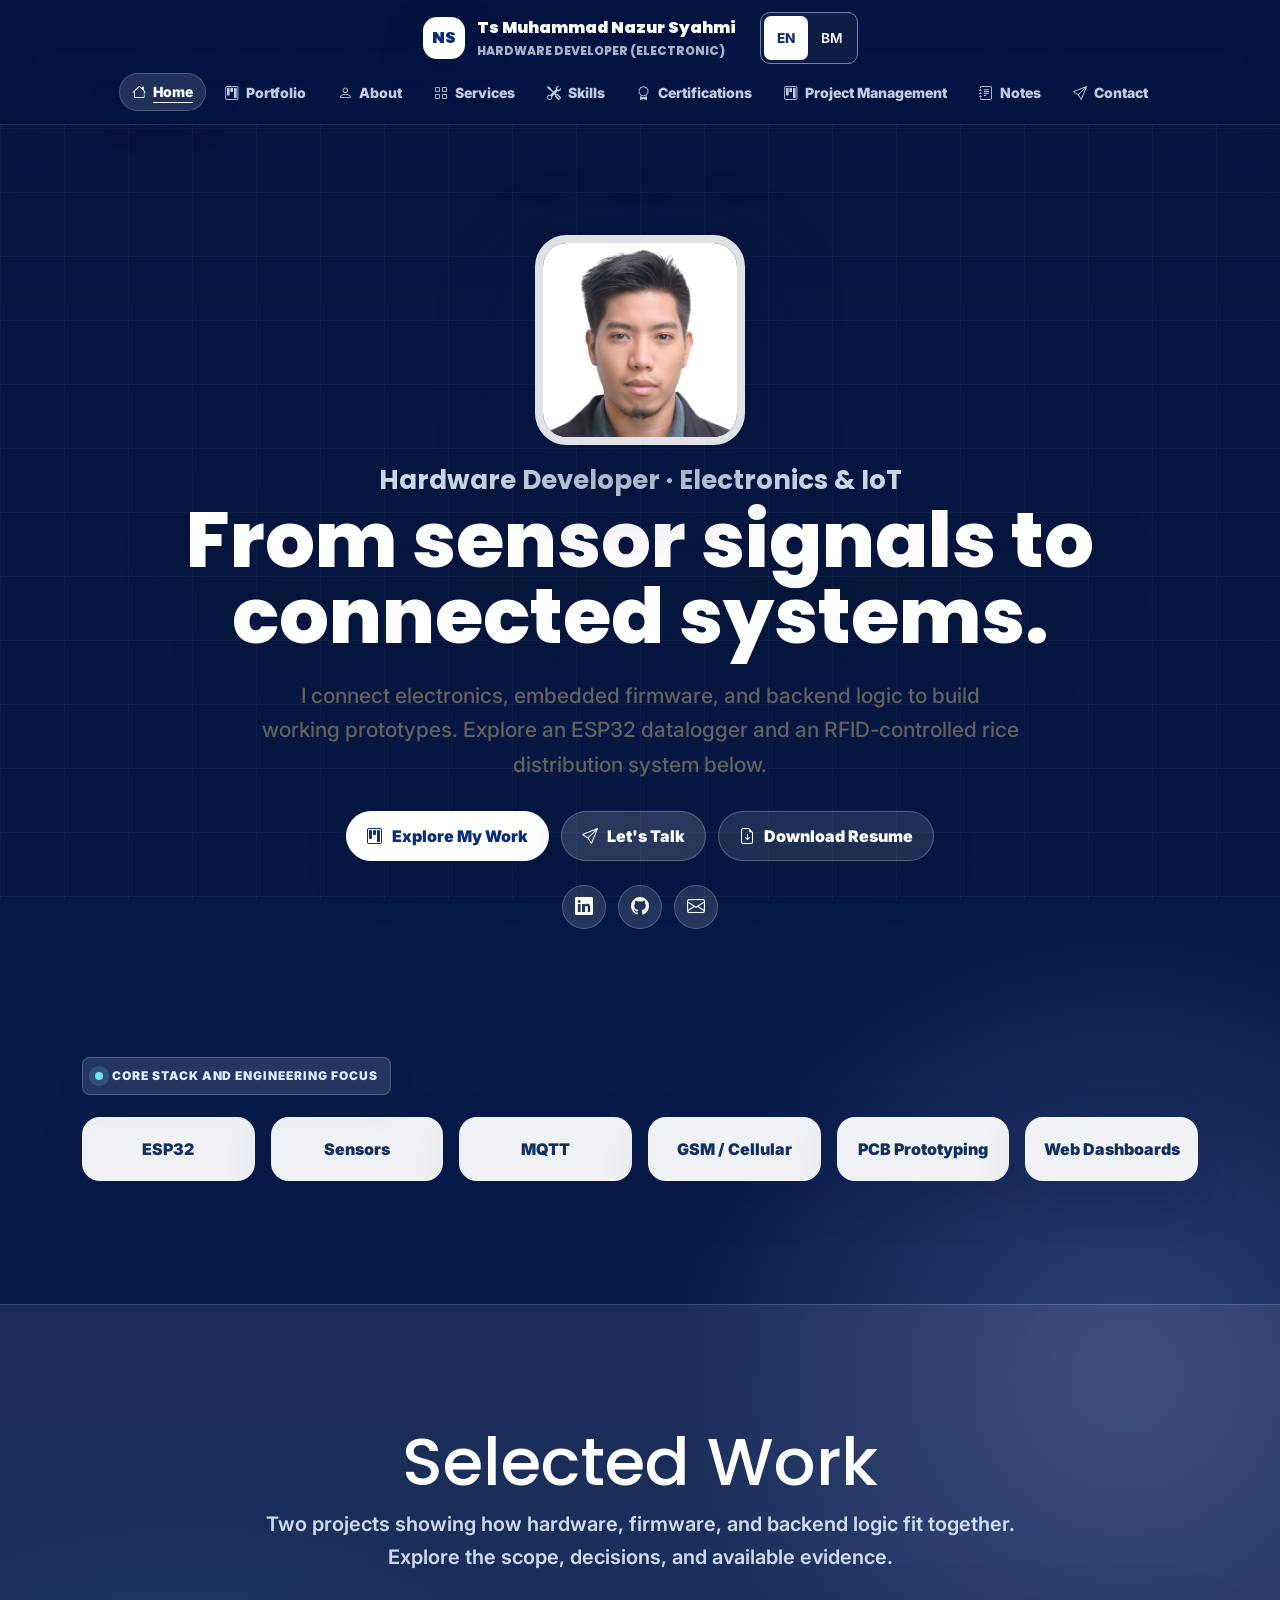
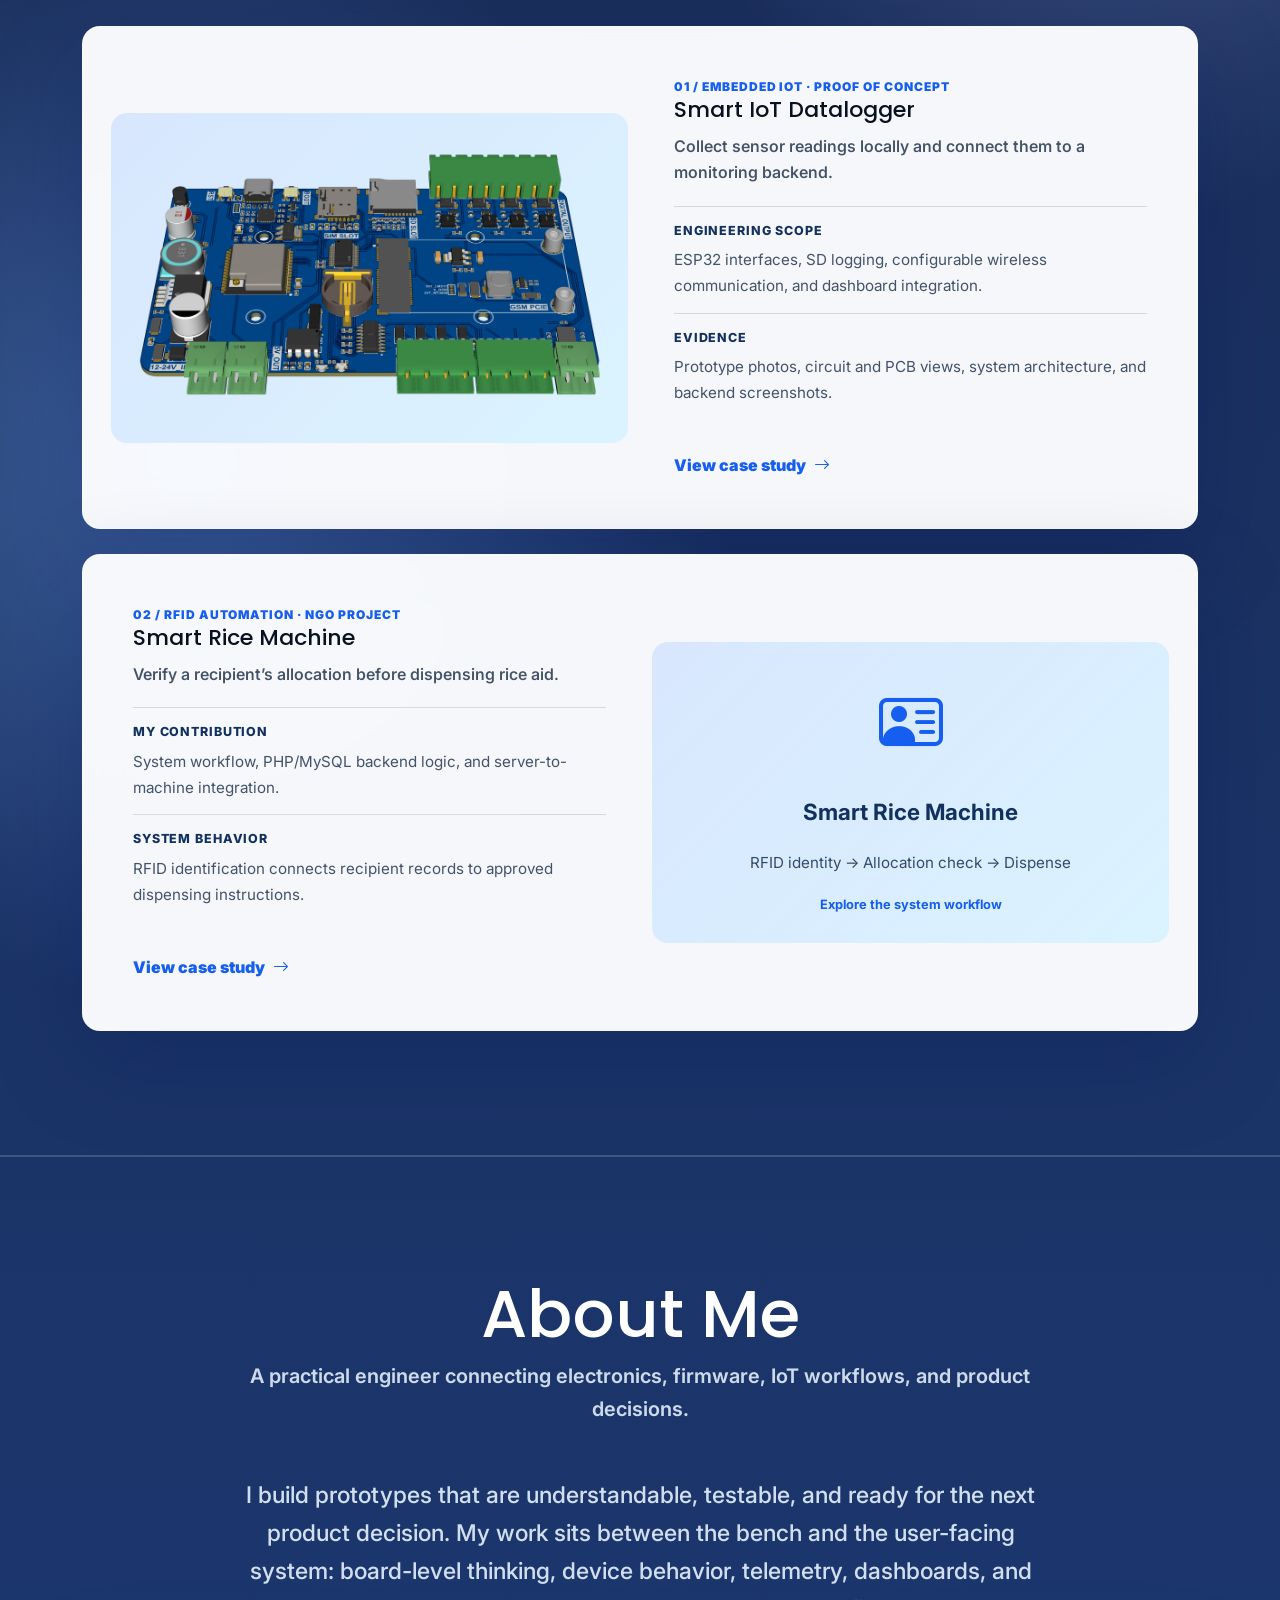
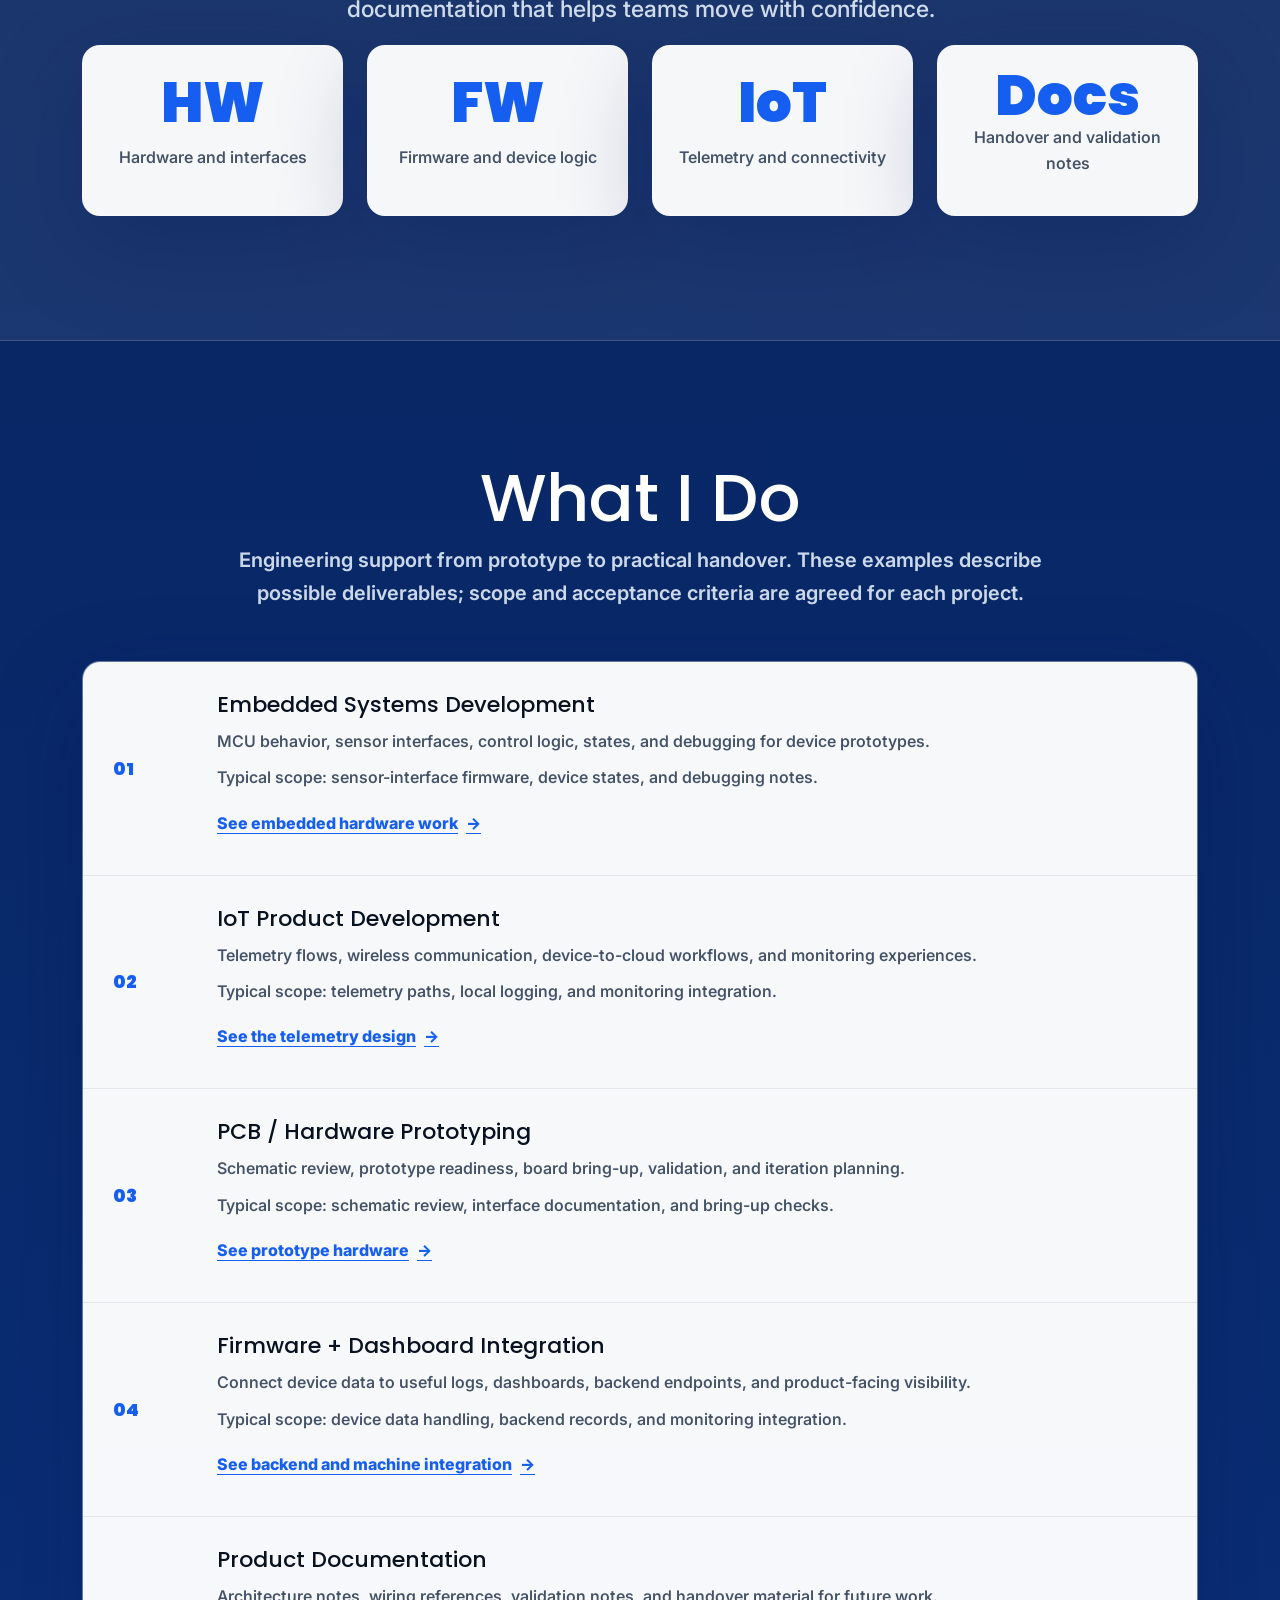
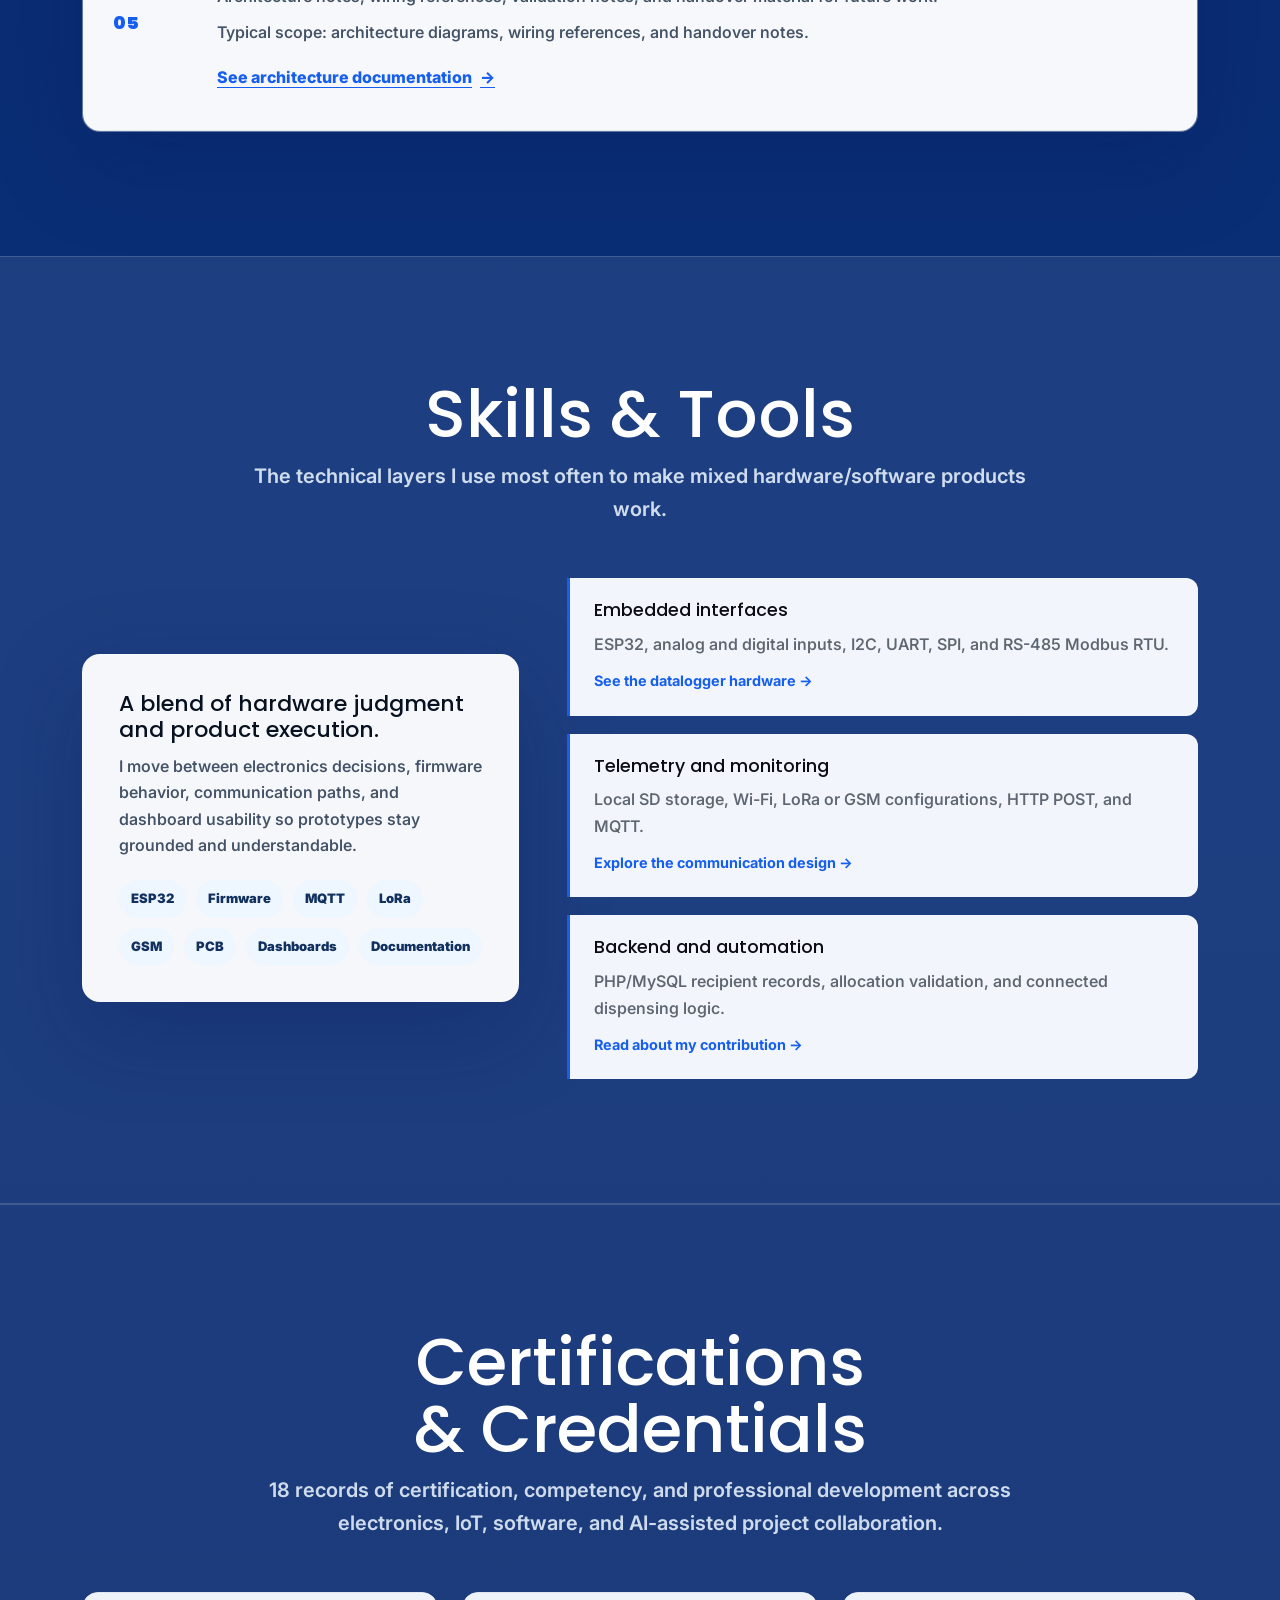
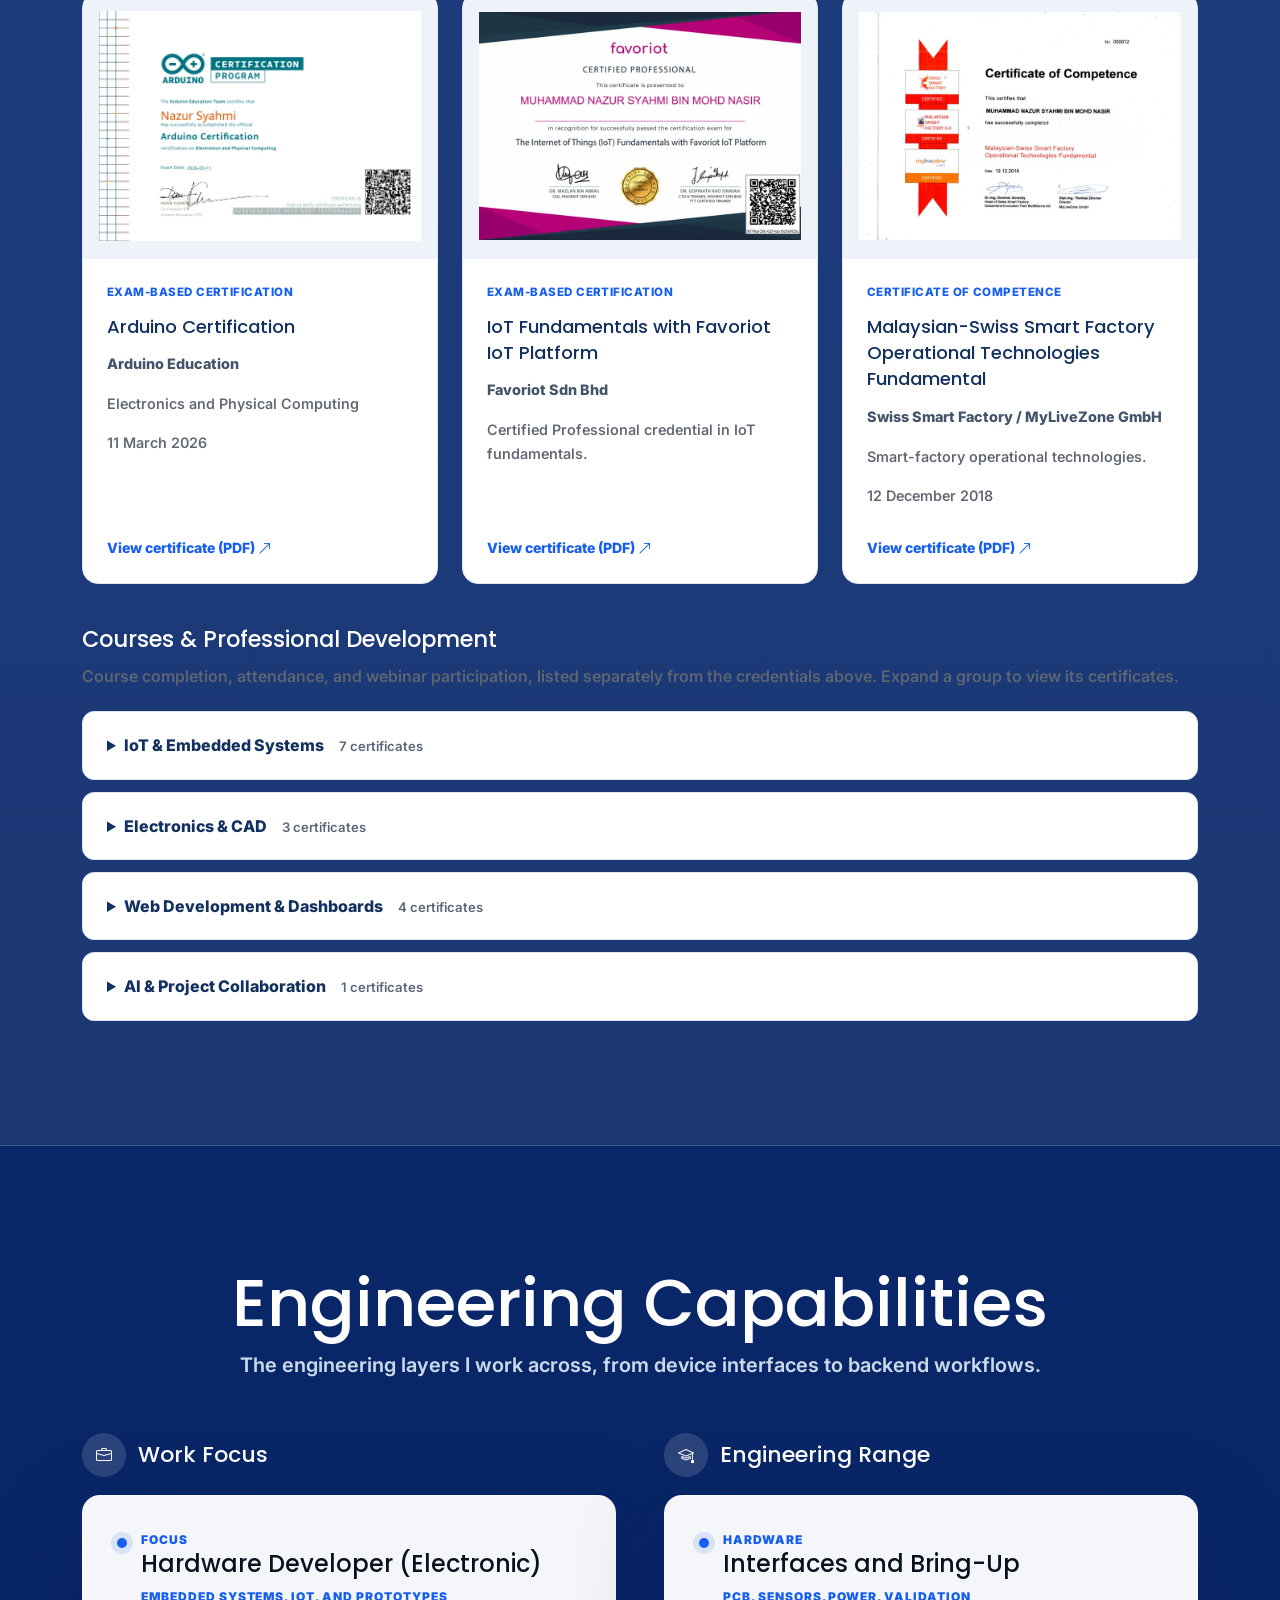
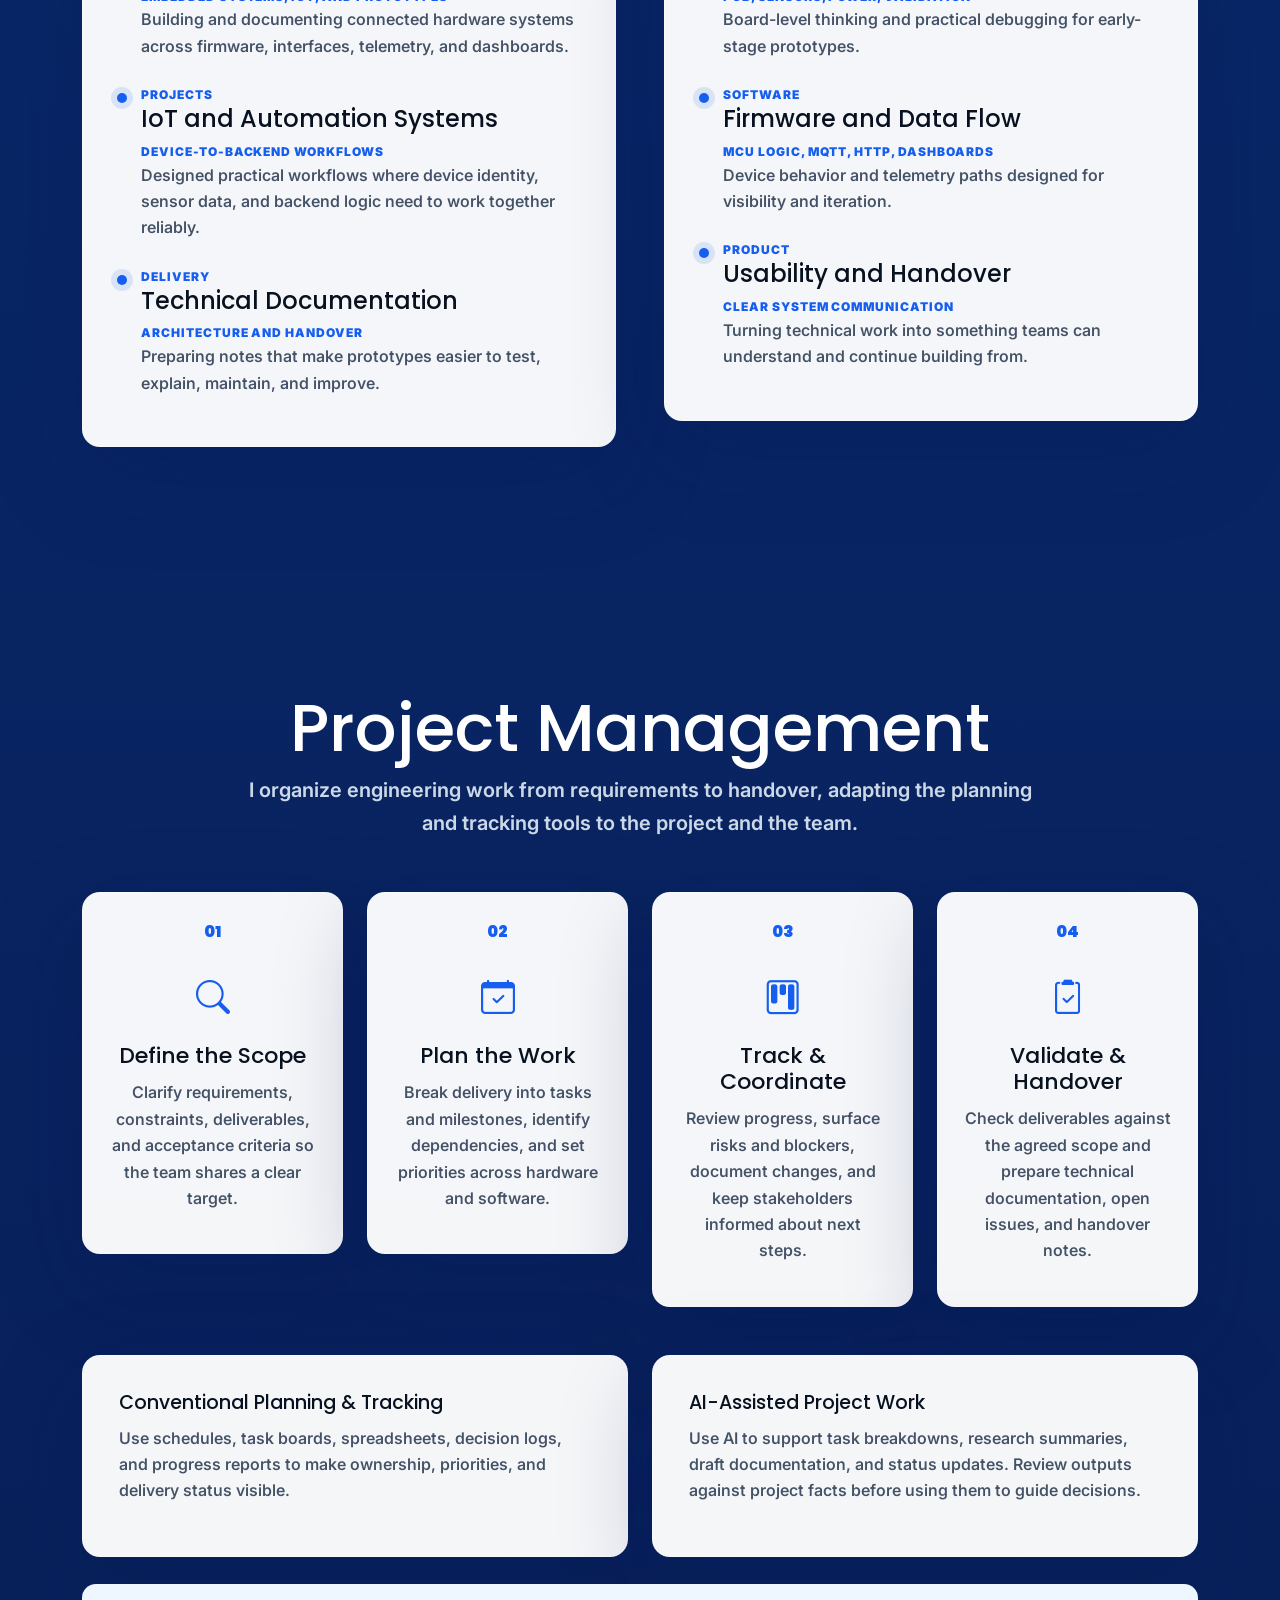
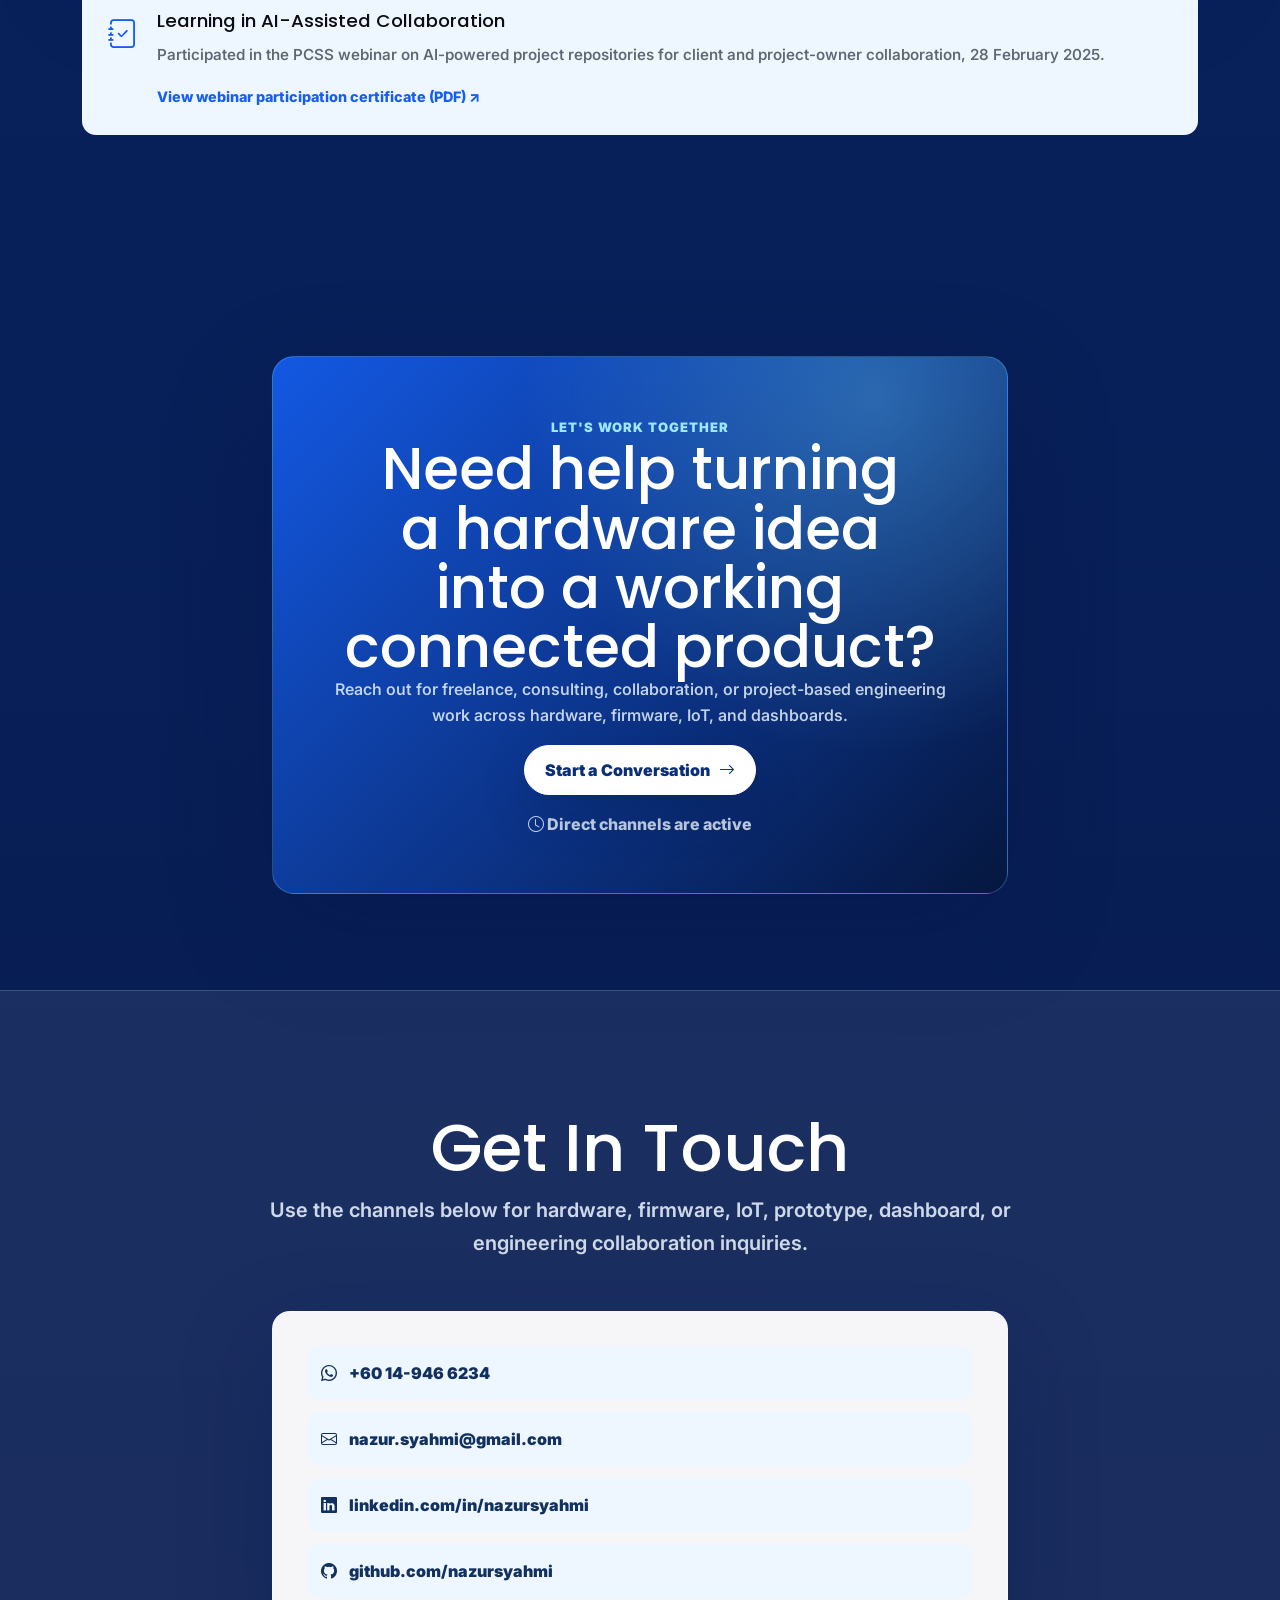
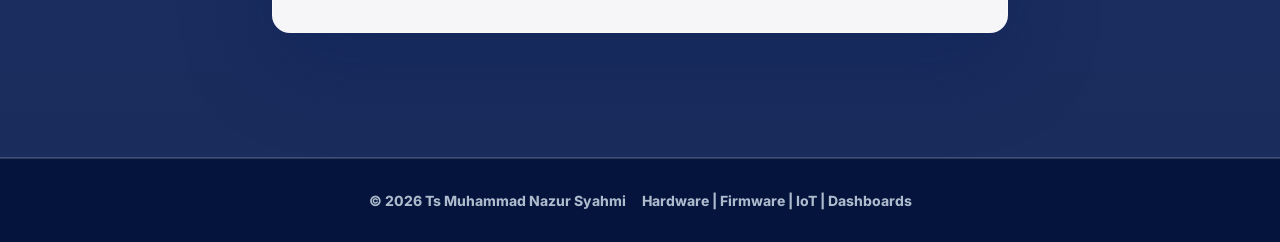
<file: index.html>
<!DOCTYPE html>
<html lang="en">
<head>
  <meta charset="UTF-8" />
  <meta name="viewport" content="width=device-width, initial-scale=1.0" />
  <title>Ts Muhammad Nazur Syahmi | Hardware + Software Product Developer</title>
  <meta name="description" content="Portfolio and services homepage for Ts Muhammad Nazur Syahmi, a Hardware Developer (Electronic) building embedded systems, IoT products, PCB prototypes, firmware, dashboards, and product documentation." />
  <link rel="preconnect" href="https://fonts.googleapis.com">
  <link rel="preconnect" href="https://fonts.gstatic.com" crossorigin>
  <link href="https://fonts.googleapis.com/css2?family=Inter:wght@400;500;600;700;800;900&family=Poppins:wght@500;600;700;800;900&display=swap" rel="stylesheet">
  <link href="https://cdn.jsdelivr.net/npm/bootstrap@5.3.3/dist/css/bootstrap.min.css" rel="stylesheet">
  <link rel="stylesheet" href="https://cdn.jsdelivr.net/npm/bootstrap-icons@1.11.3/font/bootstrap-icons.min.css">
  <link rel="stylesheet" href="assets/css/site.css">
  <link rel="canonical" href="https://nazursyahmi.github.io/">
  <meta property="og:type" content="website">
  <meta property="og:site_name" content="Ts Muhammad Nazur Syahmi">
  <meta property="og:title" content="Ts Muhammad Nazur Syahmi | Hardware + Software Product Developer">
  <meta property="og:description" content="Portfolio and services homepage for Ts Muhammad Nazur Syahmi, a Hardware Developer (Electronic) building embedded systems, IoT products, PCB prototypes, firmware, dashboards, and product documentation.">
  <meta property="og:url" content="https://nazursyahmi.github.io/">
  <meta property="og:image" content="https://nazursyahmi.github.io/assets/images/nazursyahmi.jpg">
  <meta property="og:image:alt" content="Ts Muhammad Nazur Syahmi">
  <meta name="twitter:card" content="summary">
  <meta name="twitter:title" content="Ts Muhammad Nazur Syahmi | Hardware + Software Product Developer">
  <meta name="twitter:description" content="Portfolio and services homepage for Ts Muhammad Nazur Syahmi, a Hardware Developer (Electronic) building embedded systems, IoT products, PCB prototypes, firmware, dashboards, and product documentation.">
  <meta name="twitter:image" content="https://nazursyahmi.github.io/assets/images/nazursyahmi.jpg">
</head>
<body class="premium-site premium-home saas-home onepage-home">
  <a class="skip-link" href="#main-content" data-i18n-text="copy.002">Skip to content</a>
  <nav class="site-nav" aria-label="Main navigation" data-i18n-aria-label="copy.003">
    <div class="container nav-inner">
      <a class="brand" href="#hero" aria-label="Ts Muhammad Nazur Syahmi home" data-i18n-aria-label="copy.004">
        <span class="brand-mark">NS</span>
        <span>Ts Muhammad Nazur Syahmi<small data-i18n-text="copy.005">Hardware Developer (Electronic)</small></span>
      </a>
      <div class="language-switch" role="group" aria-label="Language" data-i18n-aria-label="language.label" hidden><button type="button" data-language="en" lang="en" aria-label="English" aria-pressed="true">EN</button><button type="button" data-language="ms" lang="ms" aria-label="Bahasa Melayu" aria-pressed="false">BM</button></div>
      <button class="nav-toggle" type="button" aria-controls="site-menu" aria-expanded="false" aria-label="Open navigation" data-i18n-aria-label="copy.006">
        <i class="bi bi-list" aria-hidden="true"></i>
      </button>
      <div class="nav-links" id="site-menu">
        <a class="active" aria-current="location" href="#hero" data-i18n-text="nav.home"><i class="bi bi-house" aria-hidden="true"></i>Home</a>
        <a href="#portfolio"><i class="bi bi-kanban" aria-hidden="true"></i>Portfolio</a>
        <a href="#about" data-i18n-text="copy.007"><i class="bi bi-person" aria-hidden="true"></i>About</a>
        <a href="#services" data-i18n-text="copy.008"><i class="bi bi-grid" aria-hidden="true"></i>Services</a>
        <a href="#skills" data-i18n-text="copy.009"><i class="bi bi-tools" aria-hidden="true"></i>Skills</a>
        <a href="#certifications" data-i18n-text="copy.010"><i class="bi bi-award" aria-hidden="true"></i>Certifications</a>
        <a href="#process" data-i18n-text="copy.011"><i class="bi bi-kanban" aria-hidden="true"></i>Project Management</a>
        <a href="notes.html" data-i18n-text="copy.012"><i class="bi bi-journal-text" aria-hidden="true"></i>Notes</a>
        <a href="#contact" data-i18n-text="copy.013"><i class="bi bi-send" aria-hidden="true"></i>Contact</a>
      </div>
    </div>
  </nav>

  <main id="main-content" tabindex="-1">
    <section class="hero saas-hero onepage-hero" id="hero">
      <div class="container">
        <div class="row justify-content-center text-center">
          <div class="col-lg-10 reveal">
            <div class="hero-product-panel onepage-avatar-wrap" aria-label="Profile" data-i18n-aria-label="copy.014">
              <div class="hero-panel-top">
                <img fetchpriority="high" src="assets/images/nazursyahmi.jpg" alt="Ts Muhammad Nazur Syahmi" width="827" height="1181">
              </div>
            </div>
            <p class="hero-role" data-i18n-text="copy.015">Hardware Developer · Electronics &amp; IoT</p>
            <h1 class="hero-title" data-i18n-text="copy.016">From sensor signals to connected systems.</h1>
            <p class="lead" data-i18n-text="copy.017">
              I connect electronics, embedded firmware, and backend logic to build working prototypes.
              Explore an ESP32 datalogger and an RFID-controlled rice distribution system below.
            </p>
            <div class="hero-actions">
              <a class="btn primary" href="#portfolio" data-i18n-text="copy.018"><i class="bi bi-kanban" aria-hidden="true"></i>Explore My Work</a>
              <a class="btn" href="#contact" data-i18n-text="copy.019"><i class="bi bi-send" aria-hidden="true"></i>Let's Talk</a>
              <a class="btn subtle" href="doc/CV_Nazur_Syahmi_V2.pdf" target="_blank" rel="noopener" data-i18n-text="copy.020"><i class="bi bi-file-earmark-arrow-down" aria-hidden="true"></i>Download Resume</a>
            </div>
            <div class="socials" aria-label="Professional links" data-i18n-aria-label="copy.021">
              <a href="https://linkedin.com/in/nazursyahmi" target="_blank" rel="noopener" aria-label="LinkedIn"><i class="bi bi-linkedin" aria-hidden="true"></i></a>
              <a href="https://github.com/nazursyahmi" target="_blank" rel="noopener" aria-label="GitHub"><i class="bi bi-github" aria-hidden="true"></i></a>
              <a href="mailto:nazur.syahmi@gmail.com?subject=Engineering%20Project%20Inquiry%20%E2%80%94%20Portfolio&amp;body=Hello%2C%20I%20visited%20your%20engineering%20portfolio%20and%20would%20like%0D%0Ato%20discuss%20a%20potential%20project.%0D%0A%0D%0AProject%20objective%3A%0D%0ARequired%20engineering%20services%3A%0D%0AExpected%20deliverables%3A%0D%0AEstimated%20timeline%2C%20if%20known%3A%0D%0A%0D%0AThank%20you." aria-label="Email" data-i18n-aria-label="copy.022"><i class="bi bi-envelope" aria-hidden="true"></i></a>
            </div>
          </div>
        </div>
      </div>
    </section>

    <section class="onepage-section clients-strip" id="proof">
      <div class="container reveal">
        <p class="eyebrow" data-i18n-text="copy.023">Core stack and engineering focus</p>
        <div class="row g-3 align-items-center justify-content-center stack-logo-row">
          <div class="col-lg-2 col-md-3 col-6"><span>ESP32</span></div>
          <div class="col-lg-2 col-md-3 col-6"><span data-i18n-text="copy.024">Sensors</span></div>
          <div class="col-lg-2 col-md-3 col-6"><span>MQTT</span></div>
          <div class="col-lg-2 col-md-3 col-6"><span data-i18n-text="copy.025">GSM / Cellular</span></div>
          <div class="col-lg-2 col-md-3 col-6"><span data-i18n-text="copy.026">PCB Prototyping</span></div>
          <div class="col-lg-2 col-md-3 col-6"><span data-i18n-text="copy.027">Web Dashboards</span></div>
        </div>
      </div>
    </section>

    <section class="onepage-section light-panel" id="portfolio">
      <div class="container">
        <div class="section-title reveal">
          <h2 data-i18n-text="copy.028">Selected Work</h2>
          <p data-i18n-text="copy.029">Two projects showing how hardware, firmware, and backend logic fit together. Explore the scope, decisions, and available evidence.</p>
        </div>
        <div class="cases">
          <article class="case reveal">
            <div class="row g-4 align-items-center">
              <div class="col-lg-6"><a href="projects/smart-iot-datalogger.html" class="shot"><img loading="lazy" src="assets/images/smart-iot-datalogger/datalogger1.webp" alt="Smart IoT Datalogger prototype" width="2160" height="1141" data-i18n-alt="copy.030"></a></div>
              <div class="col-lg-6"><div class="copy"><span class="cat" data-i18n-text="copy.031">01 / Embedded IoT · Proof of concept</span><h3>Smart IoT Datalogger</h3><p data-i18n-text="copy.032">Collect sensor readings locally and connect them to a monitoring backend.</p><dl class="project-evidence"><div><dt data-i18n-text="copy.033">Engineering scope</dt><dd data-i18n-text="copy.034">ESP32 interfaces, SD logging, configurable wireless communication, and dashboard integration.</dd></div><div><dt data-i18n-text="copy.035">Evidence</dt><dd data-i18n-text="copy.036">Prototype photos, circuit and PCB views, system architecture, and backend screenshots.</dd></div></dl><a href="projects/smart-iot-datalogger.html" class="more" data-i18n-text="copy.037">View case study <i class="bi bi-arrow-right" aria-hidden="true"></i></a></div></div>
            </div>
          </article>
          <article class="case reverse reveal">
            <div class="row g-4 align-items-center">
              <div class="col-lg-6 order-lg-2"><a href="projects/smart-rice-machine.html" class="shot icon-shot"><div class="system-preview"><i class="bi bi-person-vcard" aria-hidden="true"></i><strong>Smart Rice Machine</strong><span data-i18n-text="copy.038">RFID identity → Allocation check → Dispense</span><small data-i18n-text="copy.039">Explore the system workflow</small></div></a></div>
              <div class="col-lg-6 order-lg-1"><div class="copy"><span class="cat" data-i18n-text="copy.040">02 / RFID Automation · NGO project</span><h3>Smart Rice Machine</h3><p data-i18n-text="copy.041">Verify a recipient’s allocation before dispensing rice aid.</p><dl class="project-evidence"><div><dt data-i18n-text="copy.042">My contribution</dt><dd data-i18n-text="copy.043">System workflow, PHP/MySQL backend logic, and server-to-machine integration.</dd></div><div><dt data-i18n-text="copy.044">System behavior</dt><dd data-i18n-text="copy.045">RFID identification connects recipient records to approved dispensing instructions.</dd></div></dl><a href="projects/smart-rice-machine.html" class="more" data-i18n-text="copy.037">View case study <i class="bi bi-arrow-right" aria-hidden="true"></i></a></div></div>
            </div>
          </article>
        </div>
      </div>
    </section>

    <section class="onepage-section light-panel" id="about">
      <div class="container">
        <div class="section-title reveal">
          <h2 data-i18n-text="copy.046">About Me</h2>
          <p data-i18n-text="copy.047">A practical engineer connecting electronics, firmware, IoT workflows, and product decisions.</p>
        </div>
        <div class="row justify-content-center">
          <div class="col-lg-9 text-center reveal">
            <p class="story" data-i18n-text="copy.048">
              I build prototypes that are understandable, testable, and ready for the next product decision.
              My work sits between the bench and the user-facing system: board-level thinking, device behavior,
              telemetry, dashboards, and documentation that helps teams move with confidence.
            </p>
          </div>
        </div>
        <div class="row g-4 counters reveal" aria-label="Professional snapshot" data-i18n-aria-label="copy.049">
          <div class="col-lg-3 col-6"><div class="counter"><span>HW</span><p data-i18n-text="copy.050">Hardware and interfaces</p></div></div>
          <div class="col-lg-3 col-6"><div class="counter"><span>FW</span><p data-i18n-text="copy.051">Firmware and device logic</p></div></div>
          <div class="col-lg-3 col-6"><div class="counter"><span>IoT</span><p data-i18n-text="copy.052">Telemetry and connectivity</p></div></div>
          <div class="col-lg-3 col-6"><div class="counter"><span data-i18n-text="copy.053">Docs</span><p data-i18n-text="copy.054">Handover and validation notes</p></div></div>
        </div>
      </div>
    </section>

    <section class="onepage-section" id="services">
      <div class="container">
        <div class="section-title reveal">
          <h2 data-i18n-text="copy.055">What I Do</h2>
          <p data-i18n-text="copy.056">Engineering support from prototype to practical handover. These examples describe possible deliverables; scope and acceptance criteria are agreed for each project.</p>
        </div>
        <div class="row g-0 service-rows reveal">
          <div class="col-12"><div class="row-item"><span class="n">01</span><div class="body"><h3 data-i18n-text="copy.057">Embedded Systems Development</h3><p data-i18n-text="copy.058">MCU behavior, sensor interfaces, control logic, states, and debugging for device prototypes.</p><p data-i18n-text="copy.059">Typical scope: sensor-interface firmware, device states, and debugging notes.</p><a class="service-evidence" href="projects/smart-iot-datalogger.html#hardware" data-i18n-text="copy.060">See embedded hardware work <span aria-hidden="true">&rarr;</span></a></div></div></div>
          <div class="col-12"><div class="row-item"><span class="n">02</span><div class="body"><h3 data-i18n-text="copy.061">IoT Product Development</h3><p data-i18n-text="copy.062">Telemetry flows, wireless communication, device-to-cloud workflows, and monitoring experiences.</p><p data-i18n-text="copy.063">Typical scope: telemetry paths, local logging, and monitoring integration.</p><a class="service-evidence" href="projects/smart-iot-datalogger.html#communication" data-i18n-text="copy.064">See the telemetry design <span aria-hidden="true">&rarr;</span></a></div></div></div>
          <div class="col-12"><div class="row-item"><span class="n">03</span><div class="body"><h3 data-i18n-text="copy.065">PCB / Hardware Prototyping</h3><p data-i18n-text="copy.066">Schematic review, prototype readiness, board bring-up, validation, and iteration planning.</p><p data-i18n-text="copy.067">Typical scope: schematic review, interface documentation, and bring-up checks.</p><a class="service-evidence" href="projects/smart-iot-datalogger.html#hardware" data-i18n-text="copy.068">See prototype hardware <span aria-hidden="true">&rarr;</span></a></div></div></div>
          <div class="col-12"><div class="row-item"><span class="n">04</span><div class="body"><h3 data-i18n-text="copy.069">Firmware + Dashboard Integration</h3><p data-i18n-text="copy.070">Connect device data to useful logs, dashboards, backend endpoints, and product-facing visibility.</p><p data-i18n-text="copy.071">Typical scope: device data handling, backend records, and monitoring integration.</p><a class="service-evidence" href="projects/smart-rice-machine.html#contribution" data-i18n-text="copy.072">See backend and machine integration <span aria-hidden="true">&rarr;</span></a></div></div></div>
          <div class="col-12"><div class="row-item"><span class="n">05</span><div class="body"><h3 data-i18n-text="copy.073">Product Documentation</h3><p data-i18n-text="copy.074">Architecture notes, wiring references, validation notes, and handover material for future work.</p><p data-i18n-text="copy.075">Typical scope: architecture diagrams, wiring references, and handover notes.</p><a class="service-evidence" href="projects/smart-iot-datalogger.html#architecture" data-i18n-text="copy.076">See architecture documentation <span aria-hidden="true">&rarr;</span></a></div></div></div>
        </div>
      </div>
    </section>

    <section class="onepage-section light-panel" id="skills">
      <div class="container">
        <div class="section-title reveal">
          <h2 data-i18n-text="copy.077">Skills &amp; Tools</h2>
          <p data-i18n-text="copy.078">The technical layers I use most often to make mixed hardware/software products work.</p>
        </div>
        <div class="row g-5 align-items-center">
          <div class="col-lg-5 reveal">
            <div class="intro-panel">
              <h3 data-i18n-text="copy.079">A blend of hardware judgment and product execution.</h3>
              <p data-i18n-text="copy.080">I move between electronics decisions, firmware behavior, communication paths, and dashboard usability so prototypes stay grounded and understandable.</p>
              <div class="tags">
                <span>ESP32</span><span data-i18n-text="copy.081">Firmware</span><span>MQTT</span><span>LoRa</span><span>GSM</span><span>PCB</span><span data-i18n-text="copy.082">Dashboards</span><span data-i18n-text="copy.083">Documentation</span>
              </div>
            </div>
          </div>
          <div class="col-lg-7 reveal">
            <div class="capability-list">
              <article><h3 data-i18n-text="copy.084">Embedded interfaces</h3><p data-i18n-text="copy.085">ESP32, analog and digital inputs, I2C, UART, SPI, and RS-485 Modbus RTU.</p><a href="projects/smart-iot-datalogger.html#hardware" data-i18n-text="copy.086">See the datalogger hardware <span aria-hidden="true">→</span></a></article>
              <article><h3 data-i18n-text="copy.087">Telemetry and monitoring</h3><p data-i18n-text="copy.088">Local SD storage, Wi-Fi, LoRa or GSM configurations, HTTP POST, and MQTT.</p><a href="projects/smart-iot-datalogger.html#communication" data-i18n-text="copy.089">Explore the communication design <span aria-hidden="true">→</span></a></article>
              <article><h3 data-i18n-text="copy.090">Backend and automation</h3><p data-i18n-text="copy.091">PHP/MySQL recipient records, allocation validation, and connected dispensing logic.</p><a href="projects/smart-rice-machine.html#contribution" data-i18n-text="copy.092">Read about my contribution <span aria-hidden="true">→</span></a></article>
            </div>
          </div>
        </div>
      </div>
    </section>

    <section class="onepage-section light-panel" id="certifications" aria-labelledby="certifications-title">
      <div class="container">
        <div class="section-title reveal">
          <h2 id="certifications-title" data-i18n-text="copy.093">Certifications &amp; Credentials</h2>
          <p data-i18n-text="copy.094">18 records of certification, competency, and professional development across electronics, IoT, software, and AI-assisted project collaboration.</p>
        </div>
        <div class="credential-grid" aria-label="Certification and competency credentials" data-i18n-aria-label="copy.095">
          <article class="credential-card reveal">
            <a class="credential-preview" href="doc/certifications/Cert%20Arduino.pdf" target="_blank" rel="noopener" aria-label="View Arduino Certification certificate PDF in a new tab" data-i18n-aria-label="copy.096"><img loading="lazy" src="assets/images/certifications/arduino.webp" alt="Arduino Certification certificate" width="670" height="478" data-i18n-alt="copy.097"></a>
            <div class="credential-body"><span class="credential-type" data-i18n-text="copy.098">Exam-based certification</span><h3>Arduino Certification</h3><p class="credential-issuer">Arduino Education</p><p data-i18n-text="copy.099">Electronics and Physical Computing</p><p class="credential-date" data-i18n-text="copy.100">11 March 2026</p><a class="credential-link" href="doc/certifications/Cert%20Arduino.pdf" target="_blank" rel="noopener" aria-label="View Arduino Certification certificate PDF in a new tab" data-i18n-text="copy.101" data-i18n-aria-label="copy.096">View certificate <span>(PDF)</span> <i class="bi bi-arrow-up-right" aria-hidden="true"></i></a></div>
          </article>
          <article class="credential-card reveal">
            <a class="credential-preview" href="doc/certifications/Cert_%28IoT%29_Fundamentals_with_Favoriot_IoT_Platform.pdf" target="_blank" rel="noopener" aria-label="View IoT Fundamentals with Favoriot IoT Platform certificate PDF in a new tab" data-i18n-aria-label="copy.102"><img loading="lazy" src="assets/images/certifications/favoriot-fundamentals.webp" alt="IoT Fundamentals with Favoriot IoT Platform certificate" width="800" height="566" data-i18n-alt="copy.103"></a>
            <div class="credential-body"><span class="credential-type" data-i18n-text="copy.098">Exam-based certification</span><h3>IoT Fundamentals with Favoriot IoT Platform</h3><p class="credential-issuer">Favoriot Sdn Bhd</p><p data-i18n-text="copy.104">Certified Professional credential in IoT fundamentals.</p><a class="credential-link" href="doc/certifications/Cert_%28IoT%29_Fundamentals_with_Favoriot_IoT_Platform.pdf" target="_blank" rel="noopener" aria-label="View IoT Fundamentals with Favoriot IoT Platform certificate PDF in a new tab" data-i18n-text="copy.101" data-i18n-aria-label="copy.102">View certificate <span>(PDF)</span> <i class="bi bi-arrow-up-right" aria-hidden="true"></i></a></div>
          </article>
          <article class="credential-card reveal">
            <a class="credential-preview" href="doc/certifications/Cert_SHRDC.pdf" target="_blank" rel="noopener" aria-label="View Malaysian-Swiss Smart Factory Operational Technologies Fundamental certificate PDF in a new tab" data-i18n-aria-label="copy.105"><img loading="lazy" src="assets/images/certifications/smart-factory.webp" alt="Malaysian-Swiss Smart Factory Operational Technologies Fundamental certificate" width="800" height="566" data-i18n-alt="copy.106"></a>
            <div class="credential-body"><span class="credential-type" data-i18n-text="copy.107">Certificate of Competence</span><h3>Malaysian-Swiss Smart Factory Operational Technologies Fundamental</h3><p class="credential-issuer">Swiss Smart Factory / MyLiveZone GmbH</p><p data-i18n-text="copy.108">Smart-factory operational technologies.</p><p class="credential-date" data-i18n-text="copy.109">12 December 2018</p><a class="credential-link" href="doc/certifications/Cert_SHRDC.pdf" target="_blank" rel="noopener" aria-label="View Malaysian-Swiss Smart Factory Operational Technologies Fundamental certificate PDF in a new tab" data-i18n-text="copy.101" data-i18n-aria-label="copy.105">View certificate <span>(PDF)</span> <i class="bi bi-arrow-up-right" aria-hidden="true"></i></a></div>
          </article>
        </div>
        <div class="training-intro"><h3 data-i18n-text="copy.110">Courses &amp; Professional Development</h3><p data-i18n-text="copy.111">Course completion, attendance, and webinar participation, listed separately from the credentials above. Expand a group to view its certificates.</p></div>
        <div class="certificate-groups">
          <details class="certificate-group"><summary data-i18n-text="copy.112">IoT &amp; Embedded Systems <span data-i18n-text="copy.113">7 certificates</span></summary><ul class="certificate-list">
            <li><div><h4>Advanced Internet of Things (IoT) with Favoriot Platform</h4><p data-i18n-text="copy.114">Favoriot Sdn Bhd · Course completion · 24–26 September 2024</p></div><a href="doc/certifications/Cert_%28IoT%29_Advanced_with_Favoriot_IoT_Platform.pdf" target="_blank" rel="noopener" aria-label="View Advanced Internet of Things (IoT) with Favoriot Platform certificate PDF in a new tab" data-i18n-text="copy.115" data-i18n-aria-label="copy.116">View PDF <i class="bi bi-arrow-up-right" aria-hidden="true"></i></a></li>
            <li><div><h4>Introduction to Internet-of-Things (IoT) and LoRa Technology on ESP32/Arduino</h4><p data-i18n-text="copy.117">National Training Week / HRD Corp · Course completion</p></div><a href="doc/certifications/Cert%20IoT%26LoRa.pdf" target="_blank" rel="noopener" aria-label="View Introduction to Internet-of-Things (IoT) and LoRa Technology on ESP32/Arduino certificate PDF in a new tab" data-i18n-text="copy.115" data-i18n-aria-label="copy.118">View PDF <i class="bi bi-arrow-up-right" aria-hidden="true"></i></a></li>
            <li><div><h4>Arduino OOP (Object Oriented Programming)</h4><p data-i18n-text="copy.119">Udemy · Course completion</p></div><a href="doc/certifications/Cert_Arduino_OOP.pdf" target="_blank" rel="noopener" aria-label="View Arduino OOP (Object Oriented Programming) certificate PDF in a new tab" data-i18n-text="copy.115" data-i18n-aria-label="copy.120">View PDF <i class="bi bi-arrow-up-right" aria-hidden="true"></i></a></li>
            <li><div><h4>Microcontroller Communication Protocols Bundle</h4><p data-i18n-text="copy.119">Udemy · Course completion</p></div><a href="doc/certifications/Cert_Uc_Communication_Protocols.pdf" target="_blank" rel="noopener" aria-label="View Microcontroller Communication Protocols Bundle certificate PDF in a new tab" data-i18n-text="copy.115" data-i18n-aria-label="copy.121">View PDF <i class="bi bi-arrow-up-right" aria-hidden="true"></i></a></li>
            <li><div><h4>How to Program an Arduino for CAN bus Network Communication</h4><p data-i18n-text="copy.122">Udemy · Course completion · 1 January 2022</p></div><a href="doc/certifications/Cert_CAN_Bus.pdf" target="_blank" rel="noopener" aria-label="View How to Program an Arduino for CAN bus Network Communication certificate PDF in a new tab" data-i18n-text="copy.115" data-i18n-aria-label="copy.123">View PDF <i class="bi bi-arrow-up-right" aria-hidden="true"></i></a></li>
            <li><div><h4>Mastering Modbus RS485 Network Communication</h4><p data-i18n-text="copy.124">Udemy · Course completion · 17 February 2021</p></div><a href="doc/certifications/Cert_Modbus_RTU.pdf" target="_blank" rel="noopener" aria-label="View Mastering Modbus RS485 Network Communication certificate PDF in a new tab" data-i18n-text="copy.115" data-i18n-aria-label="copy.125">View PDF <i class="bi bi-arrow-up-right" aria-hidden="true"></i></a></li>
            <li><div><h4>Mastering Modbus TCP/IP Network Communication</h4><p data-i18n-text="copy.126">Udemy · Course completion · 18 February 2021</p></div><a href="doc/certifications/Cert_Modbus_TCP.pdf" target="_blank" rel="noopener" aria-label="View Mastering Modbus TCP/IP Network Communication certificate PDF in a new tab" data-i18n-text="copy.115" data-i18n-aria-label="copy.127">View PDF <i class="bi bi-arrow-up-right" aria-hidden="true"></i></a></li>
          </ul></details>
          <details class="certificate-group"><summary data-i18n-text="copy.128">Electronics &amp; CAD <span data-i18n-text="copy.129">3 certificates</span></summary><ul class="certificate-list">
            <li><div><h4>Analog Electronic Circuit Design in Simple Words</h4><p data-i18n-text="copy.130">Udemy · Course completion · 13 June 2021</p></div><a href="doc/certifications/Cert_Analogue_Electronic_Circuit_Design.pdf" target="_blank" rel="noopener" aria-label="View Analog Electronic Circuit Design in Simple Words certificate PDF in a new tab" data-i18n-text="copy.115" data-i18n-aria-label="copy.131">View PDF <i class="bi bi-arrow-up-right" aria-hidden="true"></i></a></li>
            <li><div><h4>Learn the Art and Science of PCB Design with Eagle</h4><p data-i18n-text="copy.119">Udemy · Course completion</p></div><a href="doc/certifications/Cert_Eagle_Cad.pdf" target="_blank" rel="noopener" aria-label="View Learn the Art and Science of PCB Design with Eagle certificate PDF in a new tab" data-i18n-text="copy.115" data-i18n-aria-label="copy.132">View PDF <i class="bi bi-arrow-up-right" aria-hidden="true"></i></a></li>
            <li><div><h4>SOLIDWORKS: Become a Certified Associate Today (CSWA)</h4><p data-i18n-text="copy.133">Udemy · Course completion · CSWA preparation</p></div><a href="doc/certifications/Cert_Solidworks.pdf" target="_blank" rel="noopener" aria-label="View SOLIDWORKS: Become a Certified Associate Today (CSWA) certificate PDF in a new tab" data-i18n-text="copy.115" data-i18n-aria-label="copy.134">View PDF <i class="bi bi-arrow-up-right" aria-hidden="true"></i></a></li>
          </ul></details>
          <details class="certificate-group"><summary data-i18n-text="copy.135">Web Development &amp; Dashboards <span data-i18n-text="copy.136">4 certificates</span></summary><ul class="certificate-list">
            <li><div><h4>Design a Web</h4><p data-i18n-text="copy.137">ADTEC Melaka / National Training Week · Course completion · 25 May 2023</p></div><a href="doc/certifications/public/design-a-web.pdf" target="_blank" rel="noopener" aria-label="View Design a Web certificate PDF in a new tab" data-i18n-text="copy.115" data-i18n-aria-label="copy.138">View PDF <i class="bi bi-arrow-up-right" aria-hidden="true"></i></a></li>
            <li><div><h4>HTML &amp; CSS for Beginner</h4><p data-i18n-text="copy.117">National Training Week / HRD Corp · Course completion</p></div><a href="doc/certifications/Cert%20HTML%20%26%20CSS.pdf" target="_blank" rel="noopener" aria-label="View HTML &amp; CSS for Beginner certificate PDF in a new tab" data-i18n-text="copy.115" data-i18n-aria-label="copy.139">View PDF <i class="bi bi-arrow-up-right" aria-hidden="true"></i></a></li>
            <li><div><h4>Building Effective Websites: UI &amp; UX</h4><p data-i18n-text="copy.117">National Training Week / HRD Corp · Course completion</p></div><a href="doc/certifications/Cert%20UI%26UX.pdf" target="_blank" rel="noopener" aria-label="View Building Effective Websites: UI &amp; UX certificate PDF in a new tab" data-i18n-text="copy.115" data-i18n-aria-label="copy.140">View PDF <i class="bi bi-arrow-up-right" aria-hidden="true"></i></a></li>
            <li><div><h4>Pembangunan Dashboard Realtime dengan JavaScript dan Google Charts</h4><p data-i18n-text="copy.141">Taming Tech Sdn Bhd · Attendance and completion · 24–25 August 2023</p></div><a href="doc/certifications/Cert_Javascript_Googlecharts.pdf" target="_blank" rel="noopener" aria-label="View Pembangunan Dashboard Realtime dengan JavaScript dan Google Charts certificate PDF in a new tab" data-i18n-text="copy.115" data-i18n-aria-label="copy.142">View PDF <i class="bi bi-arrow-up-right" aria-hidden="true"></i></a></li>
          </ul></details>
          <details class="certificate-group"><summary data-i18n-text="copy.143">AI &amp; Project Collaboration <span data-i18n-text="copy.144">1 certificates</span></summary><ul class="certificate-list">
            <li><div><h4>Revolutionizing Document Access: AI-Powered Project Repository for Seamless Client and Project Owner Collaboration</h4><p data-i18n-text="copy.145">PCSS Digital Construction Webinar Series · Webinar participation · Certificate of appreciation · 28 February 2025</p></div><a href="doc/certifications/public/ai-powered-project-repository.pdf" target="_blank" rel="noopener" aria-label="View Revolutionizing Document Access: AI-Powered Project Repository for Seamless Client and Project Owner Collaboration certificate PDF in a new tab" data-i18n-text="copy.115" data-i18n-aria-label="copy.146">View PDF <i class="bi bi-arrow-up-right" aria-hidden="true"></i></a></li>
          </ul></details>
        </div>
      </div>
    </section>

    <section class="onepage-section" id="experience">
      <div class="container">
        <div class="section-title reveal">
          <h2 data-i18n-text="copy.147">Engineering Capabilities</h2>
          <p data-i18n-text="copy.148">The engineering layers I work across, from device interfaces to backend workflows.</p>
        </div>
        <div class="row g-5">
          <div class="col-lg-6 reveal">
            <div class="col-head"><i class="bi bi-briefcase" aria-hidden="true"></i><h3 data-i18n-text="copy.149">Work Focus</h3></div>
            <div class="timeline">
              <div class="item"><span class="year" data-i18n-text="copy.150">Focus</span><h4 data-i18n-text="copy.005">Hardware Developer (Electronic)</h4><span class="org" data-i18n-text="copy.151">Embedded systems, IoT, and prototypes</span><p data-i18n-text="copy.152">Building and documenting connected hardware systems across firmware, interfaces, telemetry, and dashboards.</p></div>
              <div class="item"><span class="year" data-i18n-text="copy.153">Projects</span><h4 data-i18n-text="copy.154">IoT and Automation Systems</h4><span class="org" data-i18n-text="copy.155">Device-to-backend workflows</span><p data-i18n-text="copy.156">Designed practical workflows where device identity, sensor data, and backend logic need to work together reliably.</p></div>
              <div class="item"><span class="year" data-i18n-text="copy.157">Delivery</span><h4 data-i18n-text="copy.158">Technical Documentation</h4><span class="org" data-i18n-text="copy.159">Architecture and handover</span><p data-i18n-text="copy.160">Preparing notes that make prototypes easier to test, explain, maintain, and improve.</p></div>
            </div>
          </div>
          <div class="col-lg-6 reveal">
            <div class="col-head"><i class="bi bi-mortarboard" aria-hidden="true"></i><h3 data-i18n-text="copy.161">Engineering Range</h3></div>
            <div class="timeline">
              <div class="item"><span class="year" data-i18n-text="copy.162">Hardware</span><h4 data-i18n-text="copy.163">Interfaces and Bring-Up</h4><span class="org" data-i18n-text="copy.164">PCB, sensors, power, validation</span><p data-i18n-text="copy.165">Board-level thinking and practical debugging for early-stage prototypes.</p></div>
              <div class="item"><span class="year" data-i18n-text="copy.166">Software</span><h4 data-i18n-text="copy.167">Firmware and Data Flow</h4><span class="org" data-i18n-text="copy.168">MCU logic, MQTT, HTTP, dashboards</span><p data-i18n-text="copy.169">Device behavior and telemetry paths designed for visibility and iteration.</p></div>
              <div class="item"><span class="year" data-i18n-text="copy.170">Product</span><h4 data-i18n-text="copy.171">Usability and Handover</h4><span class="org" data-i18n-text="copy.172">Clear system communication</span><p data-i18n-text="copy.173">Turning technical work into something teams can understand and continue building from.</p></div>
            </div>
          </div>
        </div>
      </div>
    </section>



    <section class="onepage-section" id="process" aria-labelledby="management-title">
      <div class="container">
        <div class="section-title reveal">
          <h2 id="management-title" data-i18n-text="copy.011">Project Management</h2>
          <p data-i18n-text="copy.174">I organize engineering work from requirements to handover, adapting the planning and tracking tools to the project and the team.</p>
        </div>
        <div class="row g-4 steps reveal">
          <div class="col-lg-3 col-sm-6"><div class="step"><span class="num">01</span><i class="bi bi-search" aria-hidden="true"></i><h3 data-i18n-text="copy.175">Define the Scope</h3><p data-i18n-text="copy.176">Clarify requirements, constraints, deliverables, and acceptance criteria so the team shares a clear target.</p></div></div>
          <div class="col-lg-3 col-sm-6"><div class="step"><span class="num">02</span><i class="bi bi-calendar-check" aria-hidden="true"></i><h3 data-i18n-text="copy.177">Plan the Work</h3><p data-i18n-text="copy.178">Break delivery into tasks and milestones, identify dependencies, and set priorities across hardware and software.</p></div></div>
          <div class="col-lg-3 col-sm-6"><div class="step"><span class="num">03</span><i class="bi bi-kanban" aria-hidden="true"></i><h3 data-i18n-text="copy.179">Track &amp; Coordinate</h3><p data-i18n-text="copy.180">Review progress, surface risks and blockers, document changes, and keep stakeholders informed about next steps.</p></div></div>
          <div class="col-lg-3 col-sm-6"><div class="step"><span class="num">04</span><i class="bi bi-clipboard2-check" aria-hidden="true"></i><h3 data-i18n-text="copy.181">Validate &amp; Handover</h3><p data-i18n-text="copy.182">Check deliverables against the agreed scope and prepare technical documentation, open issues, and handover notes.</p></div></div>
        </div>
        <div class="row g-4 management-tools reveal">
          <div class="col-md-6"><article class="intro-panel"><h3 data-i18n-text="copy.183">Conventional Planning &amp; Tracking</h3><p data-i18n-text="copy.184">Use schedules, task boards, spreadsheets, decision logs, and progress reports to make ownership, priorities, and delivery status visible.</p></article></div>
          <div class="col-md-6"><article class="intro-panel"><h3 data-i18n-text="copy.185">AI-Assisted Project Work</h3><p data-i18n-text="copy.186">Use AI to support task breakdowns, research summaries, draft documentation, and status updates. Review outputs against project facts before using them to guide decisions.</p></article></div>
        </div>
        <aside class="management-learning reveal" aria-label="Related professional development" data-i18n-aria-label="copy.187"><i class="bi bi-journal-check" aria-hidden="true"></i><div><h3 data-i18n-text="copy.188">Learning in AI-Assisted Collaboration</h3><p data-i18n-text="copy.189">Participated in the PCSS webinar on AI-powered project repositories for client and project-owner collaboration, 28 February 2025.</p><a href="doc/certifications/public/ai-powered-project-repository.pdf" target="_blank" rel="noopener" data-i18n-text="copy.190">View webinar participation certificate (PDF) <span aria-hidden="true">↗</span></a></div></aside>
      </div>
    </section>

    <section class="onepage-section cta-section" id="cta">
      <div class="container reveal">
        <div class="row justify-content-center text-center">
          <div class="col-lg-8">
            <div class="cta-center">
              <span class="kicker" data-i18n-text="copy.191">Let's work together</span>
              <h2 data-i18n-text="copy.192">Need help turning a hardware idea into a working connected product?</h2>
              <p data-i18n-text="copy.193">Reach out for freelance, consulting, collaboration, or project-based engineering work across hardware, firmware, IoT, and dashboards.</p>
              <a href="#contact" class="btn primary" data-i18n-text="copy.194">Start a Conversation <i class="bi bi-arrow-right" aria-hidden="true"></i></a>
              <span class="note" data-i18n-text="copy.195"><i class="bi bi-clock" aria-hidden="true"></i> Direct channels are active</span>
            </div>
          </div>
        </div>
      </div>
    </section>

    <section class="onepage-section light-panel" id="contact">
      <div class="container">
        <div class="section-title reveal">
          <h2 data-i18n-text="copy.196">Get In Touch</h2>
          <p data-i18n-text="copy.197">Use the channels below for hardware, firmware, IoT, prototype, dashboard, or engineering collaboration inquiries.</p>
        </div>
        <div class="row justify-content-center reveal">
          <div class="col-lg-8">
            <div class="quick-contact">
              <a href="https://wa.me/60149466234?text=Hello%2C%20I%20visited%20your%20engineering%20portfolio%20and%20would%20like%20to%20discuss%20a%20potential%20project.%20Here%20are%20some%20details%20about%20my%20requirements%3A" target="_blank" rel="noopener"><i class="bi bi-whatsapp" aria-hidden="true"></i> +60 14-946 6234</a>
              <a href="mailto:nazur.syahmi@gmail.com?subject=Engineering%20Project%20Inquiry%20%E2%80%94%20Portfolio&amp;body=Hello%2C%20I%20visited%20your%20engineering%20portfolio%20and%20would%20like%0D%0Ato%20discuss%20a%20potential%20project.%0D%0A%0D%0AProject%20objective%3A%0D%0ARequired%20engineering%20services%3A%0D%0AExpected%20deliverables%3A%0D%0AEstimated%20timeline%2C%20if%20known%3A%0D%0A%0D%0AThank%20you."><i class="bi bi-envelope" aria-hidden="true"></i> nazur.syahmi@gmail.com</a>
              <a href="https://linkedin.com/in/nazursyahmi" target="_blank" rel="noopener"><i class="bi bi-linkedin" aria-hidden="true"></i> linkedin.com/in/nazursyahmi</a>
              <a href="https://github.com/nazursyahmi" target="_blank" rel="noopener"><i class="bi bi-github" aria-hidden="true"></i> github.com/nazursyahmi</a>
            </div>
          </div>
        </div>
      </div>
    </section>
  </main>

  <footer class="site-footer">
    <div class="container footer-inner">
      <span>&copy; 2026 Ts Muhammad Nazur Syahmi</span>
      <span data-i18n-text="copy.198">Hardware | Firmware | IoT | Dashboards</span>
    </div>
  </footer>
  <span class="language-status" role="status" aria-live="polite" aria-atomic="true" data-language-status></span>
  <script src="assets/js/i18n.js"></script>
  <script src="assets/js/site.js"></script>
</body>
</html>
</file>
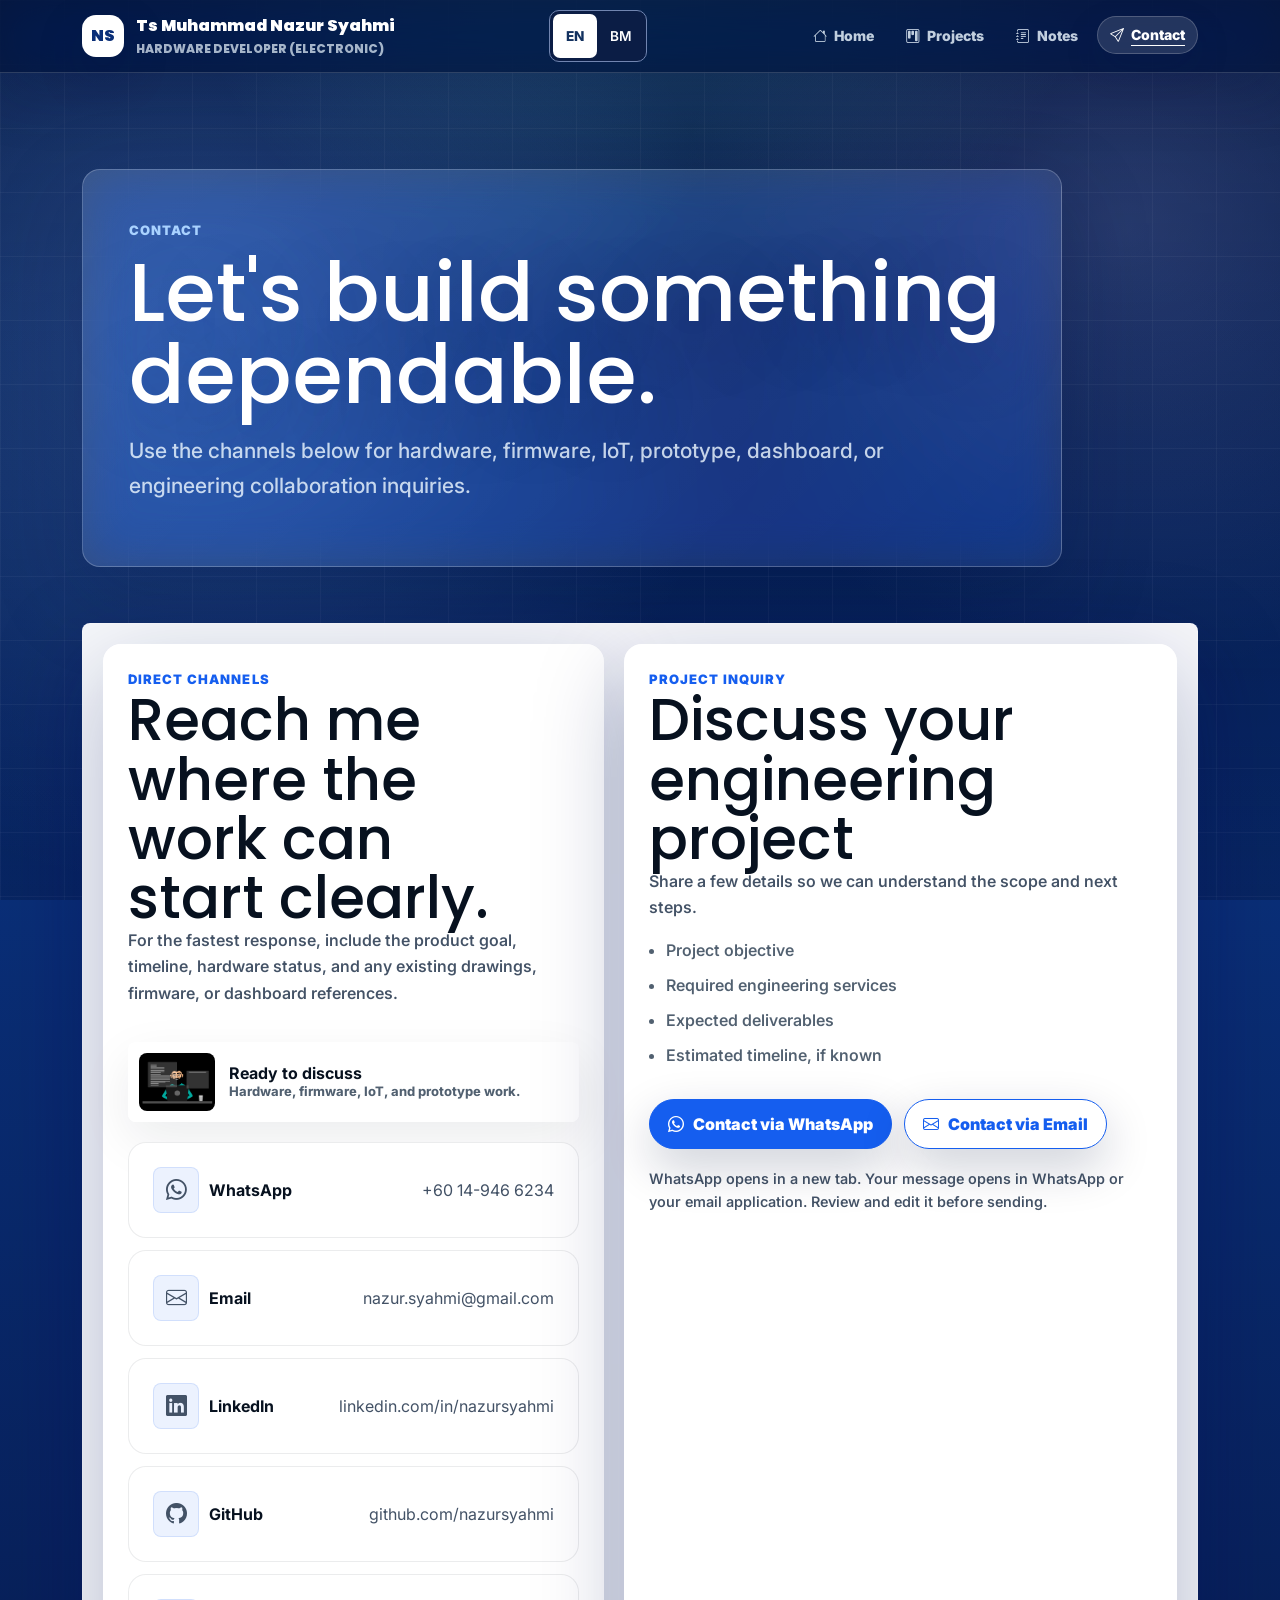
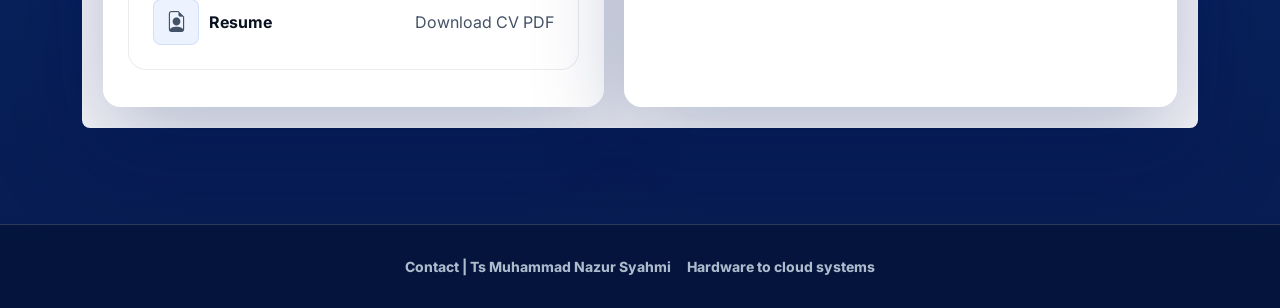
<file: contact.html>
<!DOCTYPE html>
<html lang="en">
<head>
  <meta charset="UTF-8" />
  <meta name="viewport" content="width=device-width, initial-scale=1.0" />
  <title>Contact | Ts Muhammad Nazur Syahmi</title>
  <meta name="description" content="Contact Ts Muhammad Nazur Syahmi for hardware, firmware, IoT, prototype, and cloud-connected device work." />
  <link rel="preconnect" href="https://fonts.googleapis.com">
  <link rel="preconnect" href="https://fonts.gstatic.com" crossorigin>
  <link href="https://fonts.googleapis.com/css2?family=Inter:wght@400;500;600;700;800;900&family=Poppins:wght@500;600;700;800;900&display=swap" rel="stylesheet">
  <link href="https://cdn.jsdelivr.net/npm/bootstrap@5.3.3/dist/css/bootstrap.min.css" rel="stylesheet">
  <link rel="stylesheet" href="https://cdn.jsdelivr.net/npm/bootstrap-icons@1.11.3/font/bootstrap-icons.min.css">
  <link rel="stylesheet" href="assets/css/site.css">
  <link rel="canonical" href="https://nazursyahmi.github.io/contact.html">
  <meta property="og:type" content="website">
  <meta property="og:site_name" content="Ts Muhammad Nazur Syahmi">
  <meta property="og:title" content="Contact | Ts Muhammad Nazur Syahmi">
  <meta property="og:description" content="Contact Ts Muhammad Nazur Syahmi for hardware, firmware, IoT, prototype, and cloud-connected device work.">
  <meta property="og:url" content="https://nazursyahmi.github.io/contact.html">
  <meta property="og:image" content="https://nazursyahmi.github.io/assets/images/nazursyahmi.jpg">
  <meta property="og:image:alt" content="Ts Muhammad Nazur Syahmi">
  <meta name="twitter:card" content="summary">
  <meta name="twitter:title" content="Contact | Ts Muhammad Nazur Syahmi">
  <meta name="twitter:description" content="Contact Ts Muhammad Nazur Syahmi for hardware, firmware, IoT, prototype, and cloud-connected device work.">
  <meta name="twitter:image" content="https://nazursyahmi.github.io/assets/images/nazursyahmi.jpg">
</head>
<body class="premium-site saas-home">
  <a class="skip-link" href="#main-content" data-i18n-text="copy.002">Skip to content</a>
  <nav class="site-nav" aria-label="Main navigation" data-i18n-aria-label="copy.003">
    <div class="container nav-inner">
      <a class="brand" href="index.html"><span class="brand-mark">NS</span><span>Ts Muhammad Nazur Syahmi<small data-i18n-text="copy.005">Hardware Developer (Electronic)</small></span></a>
      <div class="language-switch" role="group" aria-label="Language" data-i18n-aria-label="language.label" hidden><button type="button" data-language="en" lang="en" aria-label="English" aria-pressed="true">EN</button><button type="button" data-language="ms" lang="ms" aria-label="Bahasa Melayu" aria-pressed="false">BM</button></div>
      <button class="nav-toggle" type="button" aria-controls="site-menu" aria-expanded="false" aria-label="Open navigation" data-i18n-aria-label="copy.006">
        <i class="bi bi-list" aria-hidden="true"></i>
      </button>
      <div class="nav-links" id="site-menu">
        <a href="index.html" data-i18n-text="nav.home"><i class="bi bi-house" aria-hidden="true"></i>Home</a>
        <a href="projects.html" data-i18n-text="copy.153"><i class="bi bi-kanban" aria-hidden="true"></i>Projects</a>
        <a href="notes.html" data-i18n-text="copy.012"><i class="bi bi-journal-text" aria-hidden="true"></i>Notes</a>
        <a class="active" aria-current="page" href="contact.html" data-i18n-text="copy.013"><i class="bi bi-send" aria-hidden="true"></i>Contact</a>
      </div>
    </div>
  </nav>

  <main class="page-main" id="main-content" tabindex="-1">
    <div class="container">
      <section class="page-intro reveal">
        <span class="kicker" data-i18n-text="copy.013">Contact</span>
        <h1 data-i18n-text="copy.199">Let's build something dependable.</h1>
        <p class="lead" data-i18n-text="copy.197">Use the channels below for hardware, firmware, IoT, prototype, dashboard, or engineering collaboration inquiries.</p>
      </section>

      <section class="contact-shell reveal">
        <aside class="card">
          <span class="kicker" data-i18n-text="copy.200">Direct Channels</span>
          <h2 data-i18n-text="copy.201">Reach me where the work can start clearly.</h2>
          <p data-i18n-text="copy.202">For the fastest response, include the product goal, timeline, hardware status, and any existing drawings, firmware, or dashboard references.</p>
          <div class="motion-strip contact-motion">
            <img loading="lazy" src="assets/images/profile-preview.webp" alt="" width="800" height="600">
            <div>
              <strong data-i18n-text="copy.203">Ready to discuss</strong>
              <span data-i18n-text="copy.204">Hardware, firmware, IoT, and prototype work.</span>
            </div>
          </div>

          <a class="contact-method" href="https://wa.me/60149466234?text=Hi%2C%20I%20found%20your%20portfolio%20and%20would%20like%20to%20discuss%20a%20project." target="_blank" rel="noopener">
            <strong><span class="icon-box"><i class="bi bi-whatsapp" aria-hidden="true"></i></span>WhatsApp</strong>
            <span>+60 14-946 6234</span>
          </a>
          <a class="contact-method" href="mailto:nazur.syahmi@gmail.com">
            <strong data-i18n-text="copy.022"><span class="icon-box"><i class="bi bi-envelope" aria-hidden="true"></i></span>Email</strong>
            <span>nazur.syahmi@gmail.com</span>
          </a>
          <a class="contact-method" href="https://linkedin.com/in/nazursyahmi" target="_blank" rel="noopener">
            <strong><span class="icon-box"><i class="bi bi-linkedin" aria-hidden="true"></i></span>LinkedIn</strong>
            <span>linkedin.com/in/nazursyahmi</span>
          </a>
          <a class="contact-method" href="https://github.com/nazursyahmi" target="_blank" rel="noopener">
            <strong><span class="icon-box"><i class="bi bi-github" aria-hidden="true"></i></span>GitHub</strong>
            <span>github.com/nazursyahmi</span>
          </a>
          <a class="contact-method" href="doc/CV_Nazur_Syahmi_V2.pdf" target="_blank" rel="noopener">
            <strong><span class="icon-box"><i class="bi bi-file-earmark-person" aria-hidden="true"></i></span>Resume</strong>
            <span data-i18n-text="copy.205">Download CV PDF</span>
          </a>
        </aside>

        <section class="card contact-inquiry" aria-labelledby="inquiry-title">
          <span class="kicker" data-i18n-text="copy.206">Project Inquiry</span>
          <h2 id="inquiry-title" data-i18n-text="copy.207">Discuss your engineering project</h2>
          <p data-i18n-text="copy.208">Share a few details so we can understand the scope and next steps.</p>
          <ul>
            <li data-i18n-text="copy.209">Project objective</li>
            <li data-i18n-text="copy.210">Required engineering services</li>
            <li data-i18n-text="copy.211">Expected deliverables</li>
            <li data-i18n-text="copy.212">Estimated timeline, if known</li>
          </ul>
          <div class="action-row">
            <a class="btn primary" href="https://wa.me/60149466234?text=Hello%2C%20I%20visited%20your%20engineering%20portfolio%20and%20would%20like%20to%20discuss%20a%20potential%20project.%20Here%20are%20some%20details%20about%20my%20requirements%3A" target="_blank" rel="noopener" aria-describedby="inquiry-actions-note" data-i18n-text="copy.213"><i class="bi bi-whatsapp" aria-hidden="true"></i>Contact via WhatsApp</a>
            <a class="btn" href="mailto:nazur.syahmi@gmail.com?subject=Engineering%20Project%20Inquiry%20%E2%80%94%20Portfolio&amp;body=Hello%2C%20I%20visited%20your%20engineering%20portfolio%20and%20would%20like%0D%0Ato%20discuss%20a%20potential%20project.%0D%0A%0D%0AProject%20objective%3A%0D%0ARequired%20engineering%20services%3A%0D%0AExpected%20deliverables%3A%0D%0AEstimated%20timeline%2C%20if%20known%3A%0D%0A%0D%0AThank%20you." data-i18n-text="copy.214"><i class="bi bi-envelope" aria-hidden="true"></i>Contact via Email</a>
          </div>
          <p class="inquiry-actions-note" id="inquiry-actions-note" data-i18n-text="copy.215">WhatsApp opens in a new tab. Your message opens in WhatsApp or your email application. Review and edit it before sending.</p>
        </section>
      </section>
    </div>
  </main>

  <footer class="site-footer">
    <div class="container footer-inner"><span data-i18n-text="copy.216">Contact | Ts Muhammad Nazur Syahmi</span><span data-i18n-text="copy.217">Hardware to cloud systems</span></div>
  </footer>
  <span class="language-status" role="status" aria-live="polite" aria-atomic="true" data-language-status></span>
  <script src="assets/js/i18n.js"></script>
  <script src="assets/js/site.js"></script>
</body>
</html>
</file>
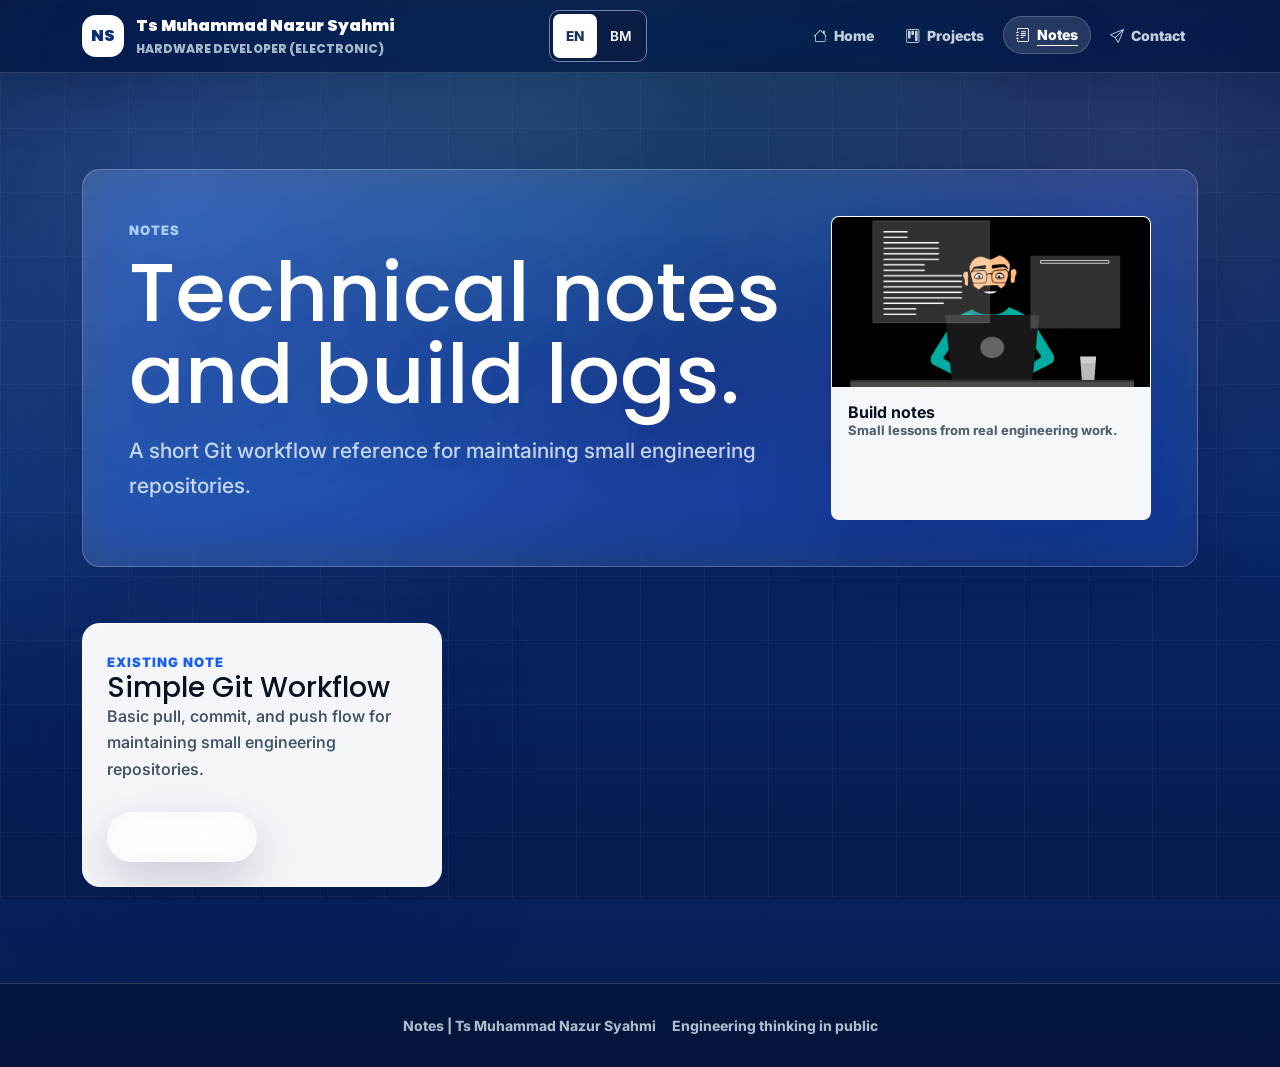
<file: notes.html>
<!DOCTYPE html>
<html lang="en">
<head>
  <meta charset="UTF-8" />
  <meta name="viewport" content="width=device-width, initial-scale=1.0" />
  <title>Notes | Ts Muhammad Nazur Syahmi</title>
  <meta name="description" content="Technical notes and build logs by Ts Muhammad Nazur Syahmi." />
  <link rel="preconnect" href="https://fonts.googleapis.com">
  <link rel="preconnect" href="https://fonts.gstatic.com" crossorigin>
  <link href="https://fonts.googleapis.com/css2?family=Inter:wght@400;500;600;700;800;900&family=Poppins:wght@500;600;700;800;900&display=swap" rel="stylesheet">
  <link href="https://cdn.jsdelivr.net/npm/bootstrap@5.3.3/dist/css/bootstrap.min.css" rel="stylesheet">
  <link rel="stylesheet" href="https://cdn.jsdelivr.net/npm/bootstrap-icons@1.11.3/font/bootstrap-icons.min.css">
  <link rel="stylesheet" href="assets/css/site.css">
  <link rel="canonical" href="https://nazursyahmi.github.io/notes.html">
  <meta property="og:type" content="website">
  <meta property="og:site_name" content="Ts Muhammad Nazur Syahmi">
  <meta property="og:title" content="Notes | Ts Muhammad Nazur Syahmi">
  <meta property="og:description" content="Technical notes and build logs by Ts Muhammad Nazur Syahmi.">
  <meta property="og:url" content="https://nazursyahmi.github.io/notes.html">
  <meta property="og:image" content="https://nazursyahmi.github.io/assets/images/nazursyahmi.jpg">
  <meta property="og:image:alt" content="Ts Muhammad Nazur Syahmi">
  <meta name="twitter:card" content="summary">
  <meta name="twitter:title" content="Notes | Ts Muhammad Nazur Syahmi">
  <meta name="twitter:description" content="Technical notes and build logs by Ts Muhammad Nazur Syahmi.">
  <meta name="twitter:image" content="https://nazursyahmi.github.io/assets/images/nazursyahmi.jpg">
</head>
<body class="premium-site saas-home">
  <a class="skip-link" href="#main-content" data-i18n-text="copy.002">Skip to content</a>
  <nav class="site-nav" aria-label="Main navigation" data-i18n-aria-label="copy.003">
    <div class="container nav-inner">
      <a class="brand" href="index.html"><span class="brand-mark">NS</span><span>Ts Muhammad Nazur Syahmi<small data-i18n-text="copy.005">Hardware Developer (Electronic)</small></span></a>
      <div class="language-switch" role="group" aria-label="Language" data-i18n-aria-label="language.label" hidden><button type="button" data-language="en" lang="en" aria-label="English" aria-pressed="true">EN</button><button type="button" data-language="ms" lang="ms" aria-label="Bahasa Melayu" aria-pressed="false">BM</button></div>
      <button class="nav-toggle" type="button" aria-controls="site-menu" aria-expanded="false" aria-label="Open navigation" data-i18n-aria-label="copy.006">
        <i class="bi bi-list" aria-hidden="true"></i>
      </button>
      <div class="nav-links" id="site-menu">
        <a href="index.html" data-i18n-text="nav.home"><i class="bi bi-house" aria-hidden="true"></i>Home</a>
        <a href="projects.html" data-i18n-text="copy.153"><i class="bi bi-kanban" aria-hidden="true"></i>Projects</a>
        <a class="active" aria-current="page" href="notes.html" data-i18n-text="copy.012"><i class="bi bi-journal-text" aria-hidden="true"></i>Notes</a>
        <a href="contact.html" data-i18n-text="copy.013"><i class="bi bi-send" aria-hidden="true"></i>Contact</a>
      </div>
    </div>
  </nav>

  <main class="page-main" id="main-content" tabindex="-1">
    <div class="container">
      <section class="page-intro-grid reveal">
        <div>
          <span class="kicker" data-i18n-text="copy.012">Notes</span>
          <h1 data-i18n-text="copy.218">Technical notes and build logs.</h1>
          <p class="lead" data-i18n-text="copy.219">A short Git workflow reference for maintaining small engineering repositories.</p>
        </div>
        <aside class="motion-card compact">
          <img loading="lazy" src="assets/images/profile-preview.webp" alt="" width="800" height="600">
          <div><strong data-i18n-text="copy.220">Build notes</strong><span data-i18n-text="copy.221">Small lessons from real engineering work.</span></div>
        </aside>
      </section>

      <section class="grid-3" aria-label="Technical notes" data-i18n-aria-label="copy.222">
        <template>
        <article class="note-card reveal">
          <span class="kicker">Coming Soon</span>
          <h2>PCB Bring-Up Checklist</h2>
          <p>A practical checklist for first-power checks, measurements, interface validation, and revision decisions.</p>
        </article>
        </template>
        <template>
        <article class="note-card reveal">
          <span class="kicker">Coming Soon</span>
          <h2>Firmware State Machine Notes</h2>
          <p>Notes on keeping embedded behavior readable, testable, and easier to debug during prototype work.</p>
        </article>
        </template>
        <article class="note-card reveal">
          <span class="kicker" data-i18n-text="copy.223">Existing Note</span>
          <h2 data-i18n-text="copy.224">Simple Git Workflow</h2>
          <p data-i18n-text="copy.225">Basic pull, commit, and push flow for maintaining small engineering repositories.</p>
          <div class="action-row"><a class="btn subtle" href="notes/git-workflow.md" data-i18n-text="copy.226"><i class="bi bi-filetype-md" aria-hidden="true"></i>Open Note</a></div>
        </article>
      </section>
    </div>
  </main>

  <footer class="site-footer">
    <div class="container footer-inner"><span data-i18n-text="copy.227">Notes | Ts Muhammad Nazur Syahmi</span><span data-i18n-text="copy.228">Engineering thinking in public</span></div>
  </footer>
  <span class="language-status" role="status" aria-live="polite" aria-atomic="true" data-language-status></span>
  <script src="assets/js/i18n.js"></script>
  <script src="assets/js/site.js"></script>
</body>
</html>
</file>
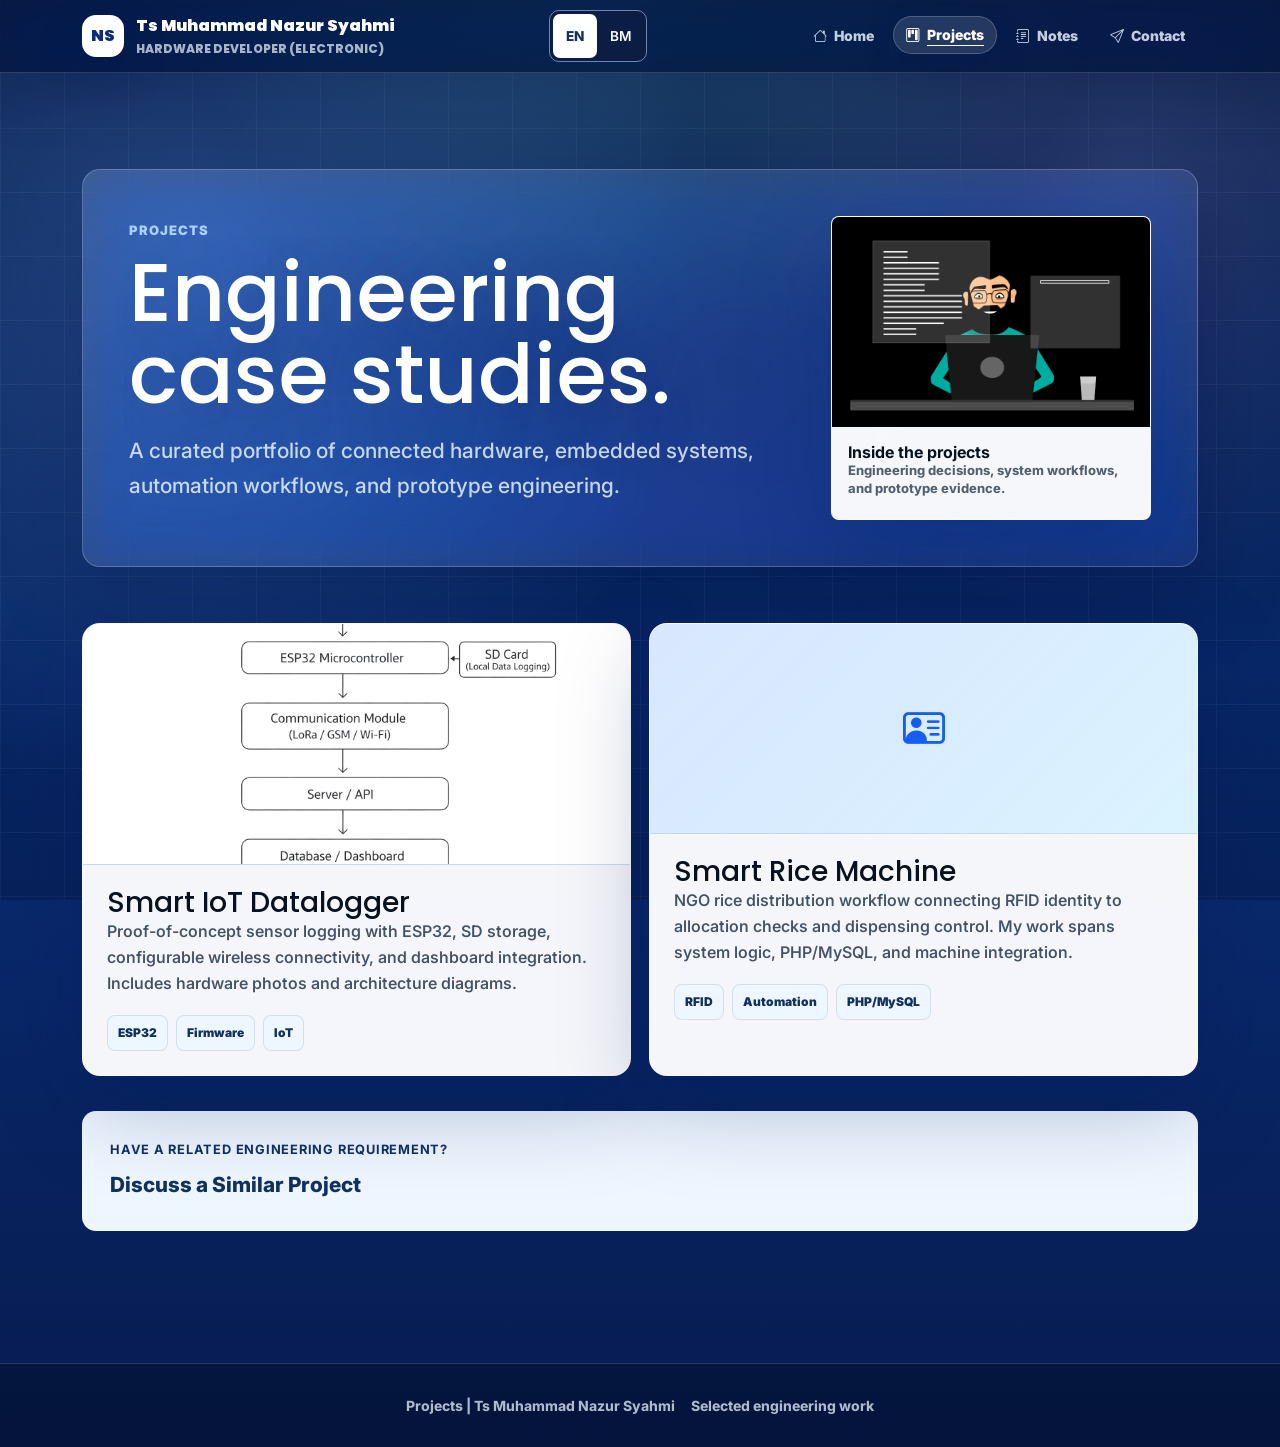
<file: projects.html>
<!DOCTYPE html>
<html lang="en">
<head>
  <meta charset="UTF-8" />
  <meta name="viewport" content="width=device-width, initial-scale=1.0" />
  <title>Projects | Ts Muhammad Nazur Syahmi</title>
  <meta name="description" content="Engineering project case studies by Ts Muhammad Nazur Syahmi." />
  <link rel="preconnect" href="https://fonts.googleapis.com">
  <link rel="preconnect" href="https://fonts.gstatic.com" crossorigin>
  <link href="https://fonts.googleapis.com/css2?family=Inter:wght@400;500;600;700;800;900&family=Poppins:wght@500;600;700;800;900&display=swap" rel="stylesheet">
  <link href="https://cdn.jsdelivr.net/npm/bootstrap@5.3.3/dist/css/bootstrap.min.css" rel="stylesheet">
  <link rel="stylesheet" href="https://cdn.jsdelivr.net/npm/bootstrap-icons@1.11.3/font/bootstrap-icons.min.css">
  <link rel="stylesheet" href="assets/css/site.css">
  <link rel="canonical" href="https://nazursyahmi.github.io/projects.html">
  <meta property="og:type" content="website">
  <meta property="og:site_name" content="Ts Muhammad Nazur Syahmi">
  <meta property="og:title" content="Projects | Ts Muhammad Nazur Syahmi">
  <meta property="og:description" content="Engineering project case studies by Ts Muhammad Nazur Syahmi.">
  <meta property="og:url" content="https://nazursyahmi.github.io/projects.html">
  <meta property="og:image" content="https://nazursyahmi.github.io/assets/images/nazursyahmi.jpg">
  <meta property="og:image:alt" content="Ts Muhammad Nazur Syahmi">
  <meta name="twitter:card" content="summary">
  <meta name="twitter:title" content="Projects | Ts Muhammad Nazur Syahmi">
  <meta name="twitter:description" content="Engineering project case studies by Ts Muhammad Nazur Syahmi.">
  <meta name="twitter:image" content="https://nazursyahmi.github.io/assets/images/nazursyahmi.jpg">
</head>
<body class="premium-site saas-home">
  <a class="skip-link" href="#main-content" data-i18n-text="copy.002">Skip to content</a>
  <nav class="site-nav" aria-label="Main navigation" data-i18n-aria-label="copy.003">
    <div class="container nav-inner">
      <a class="brand" href="index.html"><span class="brand-mark">NS</span><span>Ts Muhammad Nazur Syahmi<small data-i18n-text="copy.005">Hardware Developer (Electronic)</small></span></a>
      <div class="language-switch" role="group" aria-label="Language" data-i18n-aria-label="language.label" hidden><button type="button" data-language="en" lang="en" aria-label="English" aria-pressed="true">EN</button><button type="button" data-language="ms" lang="ms" aria-label="Bahasa Melayu" aria-pressed="false">BM</button></div>
      <button class="nav-toggle" type="button" aria-controls="site-menu" aria-expanded="false" aria-label="Open navigation" data-i18n-aria-label="copy.006">
        <i class="bi bi-list" aria-hidden="true"></i>
      </button>
      <div class="nav-links" id="site-menu">
        <a href="index.html" data-i18n-text="nav.home"><i class="bi bi-house" aria-hidden="true"></i>Home</a>
        <a class="active" aria-current="page" href="projects.html" data-i18n-text="copy.153"><i class="bi bi-kanban" aria-hidden="true"></i>Projects</a>
        <a href="notes.html" data-i18n-text="copy.012"><i class="bi bi-journal-text" aria-hidden="true"></i>Notes</a>
        <a href="contact.html" data-i18n-text="copy.013"><i class="bi bi-send" aria-hidden="true"></i>Contact</a>
      </div>
    </div>
  </nav>

  <main class="page-main" id="main-content" tabindex="-1">
    <div class="container">
      <section class="page-intro-grid reveal">
        <div>
          <span class="kicker" data-i18n-text="copy.153">Projects</span>
          <h1 data-i18n-text="copy.229">Engineering case studies.</h1>
          <p class="lead" data-i18n-text="copy.230">A curated portfolio of connected hardware, embedded systems, automation workflows, and prototype engineering.</p>
        </div>
        <aside class="motion-card">
          <img loading="lazy" src="assets/images/profile-preview.webp" alt="" width="800" height="600">
          <div><strong data-i18n-text="copy.231">Inside the projects</strong><span data-i18n-text="copy.232">Engineering decisions, system workflows, and prototype evidence.</span></div>
        </aside>
      </section>

      <section class="grid-2" aria-label="Project case studies" data-i18n-aria-label="copy.233">
        <a class="project-card reveal" href="projects/smart-iot-datalogger.html">
          <div class="project-media"><img loading="lazy" src="assets/images/smart-iot-datalogger/system_architecture.webp" alt="Smart IoT Datalogger architecture" width="1536" height="1024" data-i18n-alt="copy.234"></div>
          <div class="project-body">
            <h2>Smart IoT Datalogger</h2>
            <p data-i18n-text="copy.235">Proof-of-concept sensor logging with ESP32, SD storage, configurable wireless connectivity, and dashboard integration. Includes hardware photos and architecture diagrams.</p>
            <div class="tag-list"><span class="tag">ESP32</span><span class="tag" data-i18n-text="copy.081">Firmware</span><span class="tag">IoT</span></div>
          </div>
        </a>

        <a class="project-card reveal" href="projects/smart-rice-machine.html">
          <div class="project-media"><i class="bi bi-person-vcard" aria-hidden="true"></i></div>
          <div class="project-body">
            <h2>Smart Rice Machine</h2>
            <p data-i18n-text="copy.236">NGO rice distribution workflow connecting RFID identity to allocation checks and dispensing control. My work spans system logic, PHP/MySQL, and machine integration.</p>
            <div class="tag-list"><span class="tag">RFID</span><span class="tag" data-i18n-text="copy.237">Automation</span><span class="tag">PHP/MySQL</span></div>
          </div>
        </a>


      </section>
      <div class="case-next"><span data-i18n-text="copy.238">Have a related engineering requirement?</span><a href="contact.html" data-i18n-text="copy.239">Discuss a Similar Project</a></div>
    </div>
  </main>

  <footer class="site-footer">
    <div class="container footer-inner"><span data-i18n-text="copy.240">Projects | Ts Muhammad Nazur Syahmi</span><span data-i18n-text="copy.241">Selected engineering work</span></div>
  </footer>
  <span class="language-status" role="status" aria-live="polite" aria-atomic="true" data-language-status></span>
  <script src="assets/js/i18n.js"></script>
  <script src="assets/js/site.js"></script>
</body>
</html>
</file>
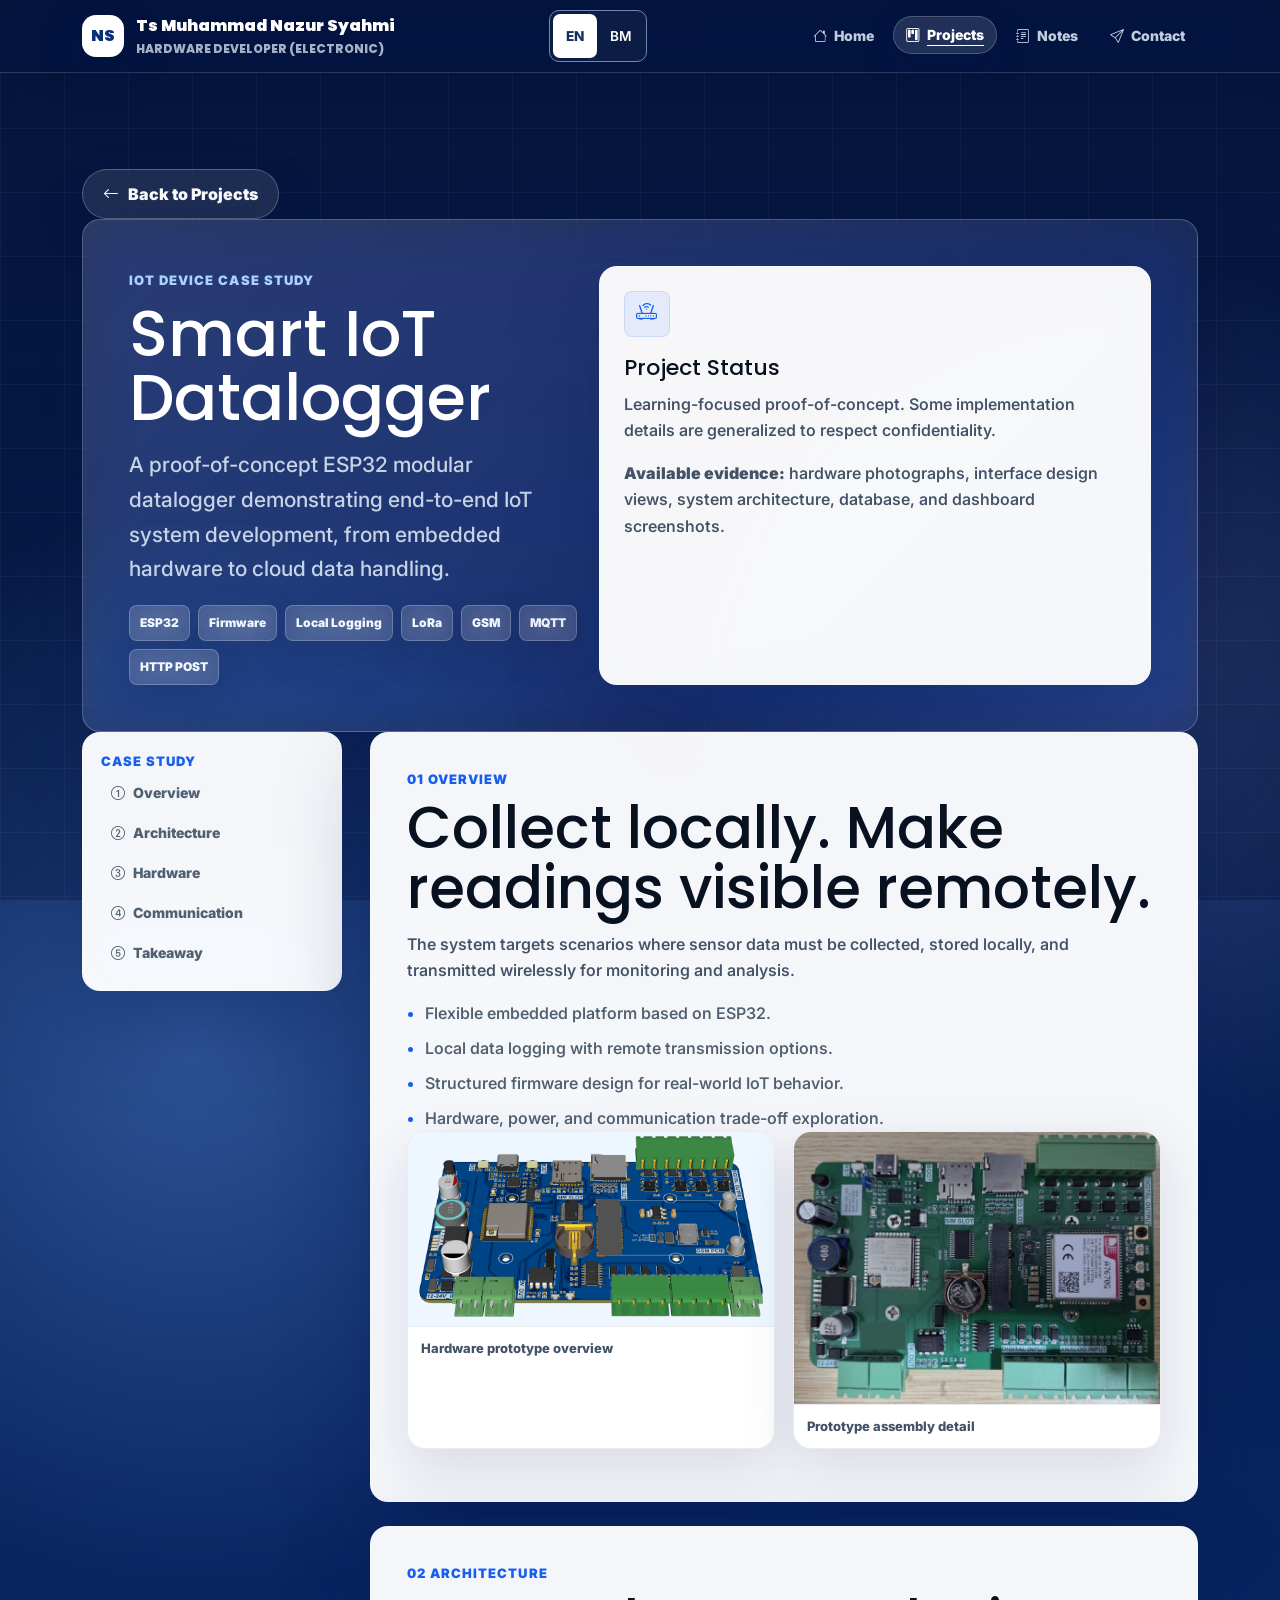
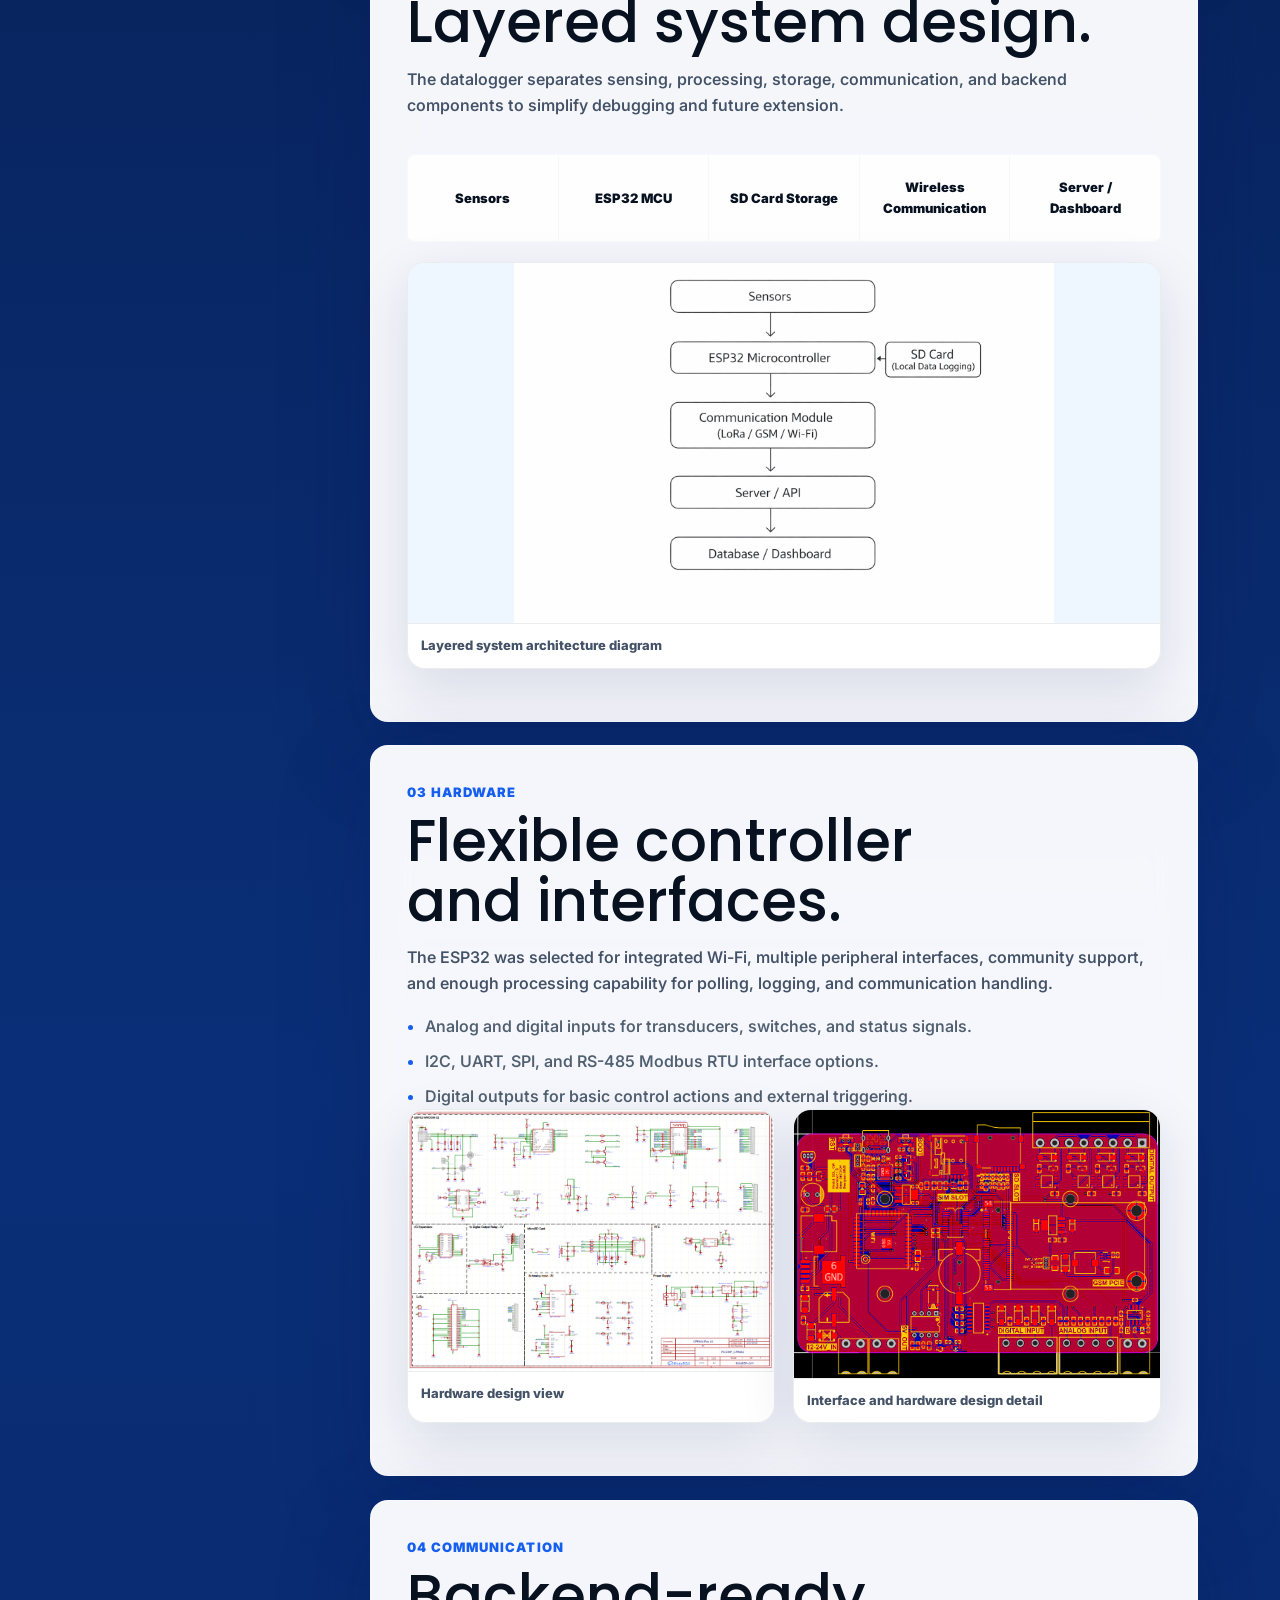
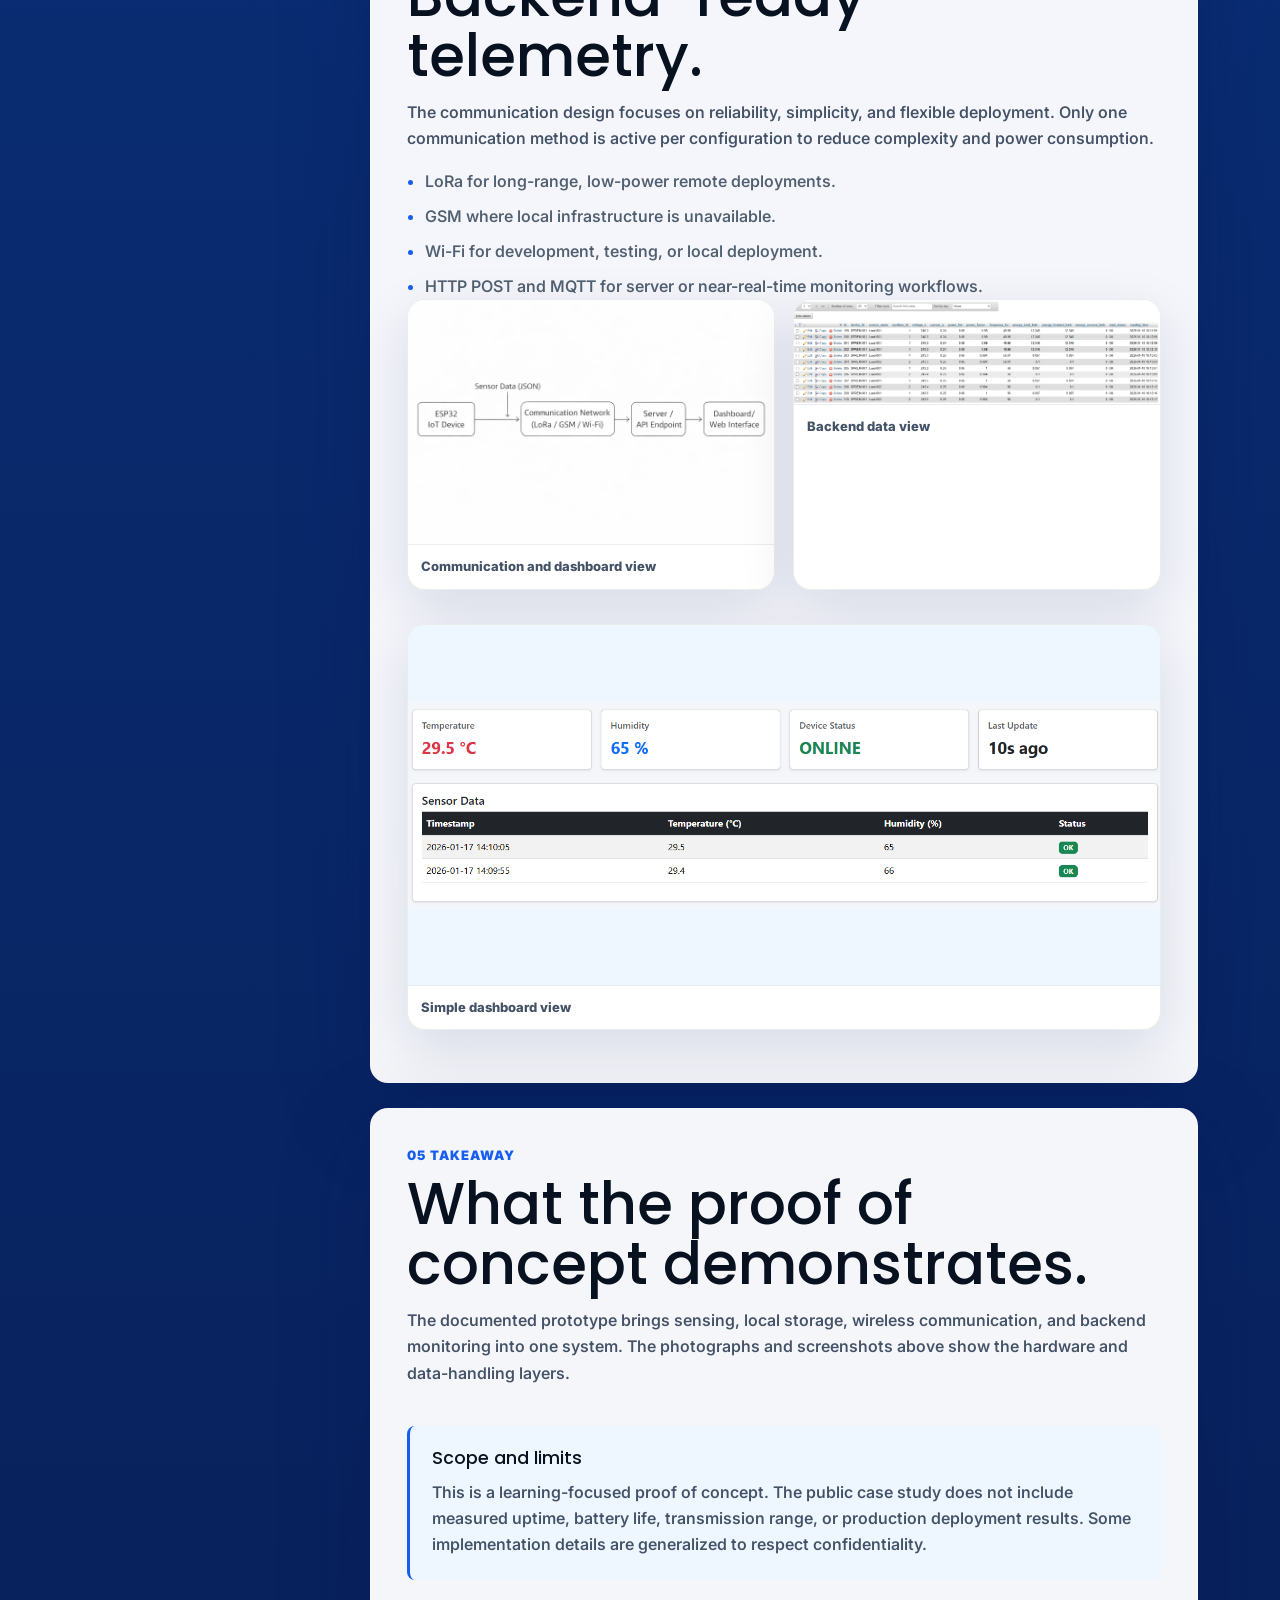
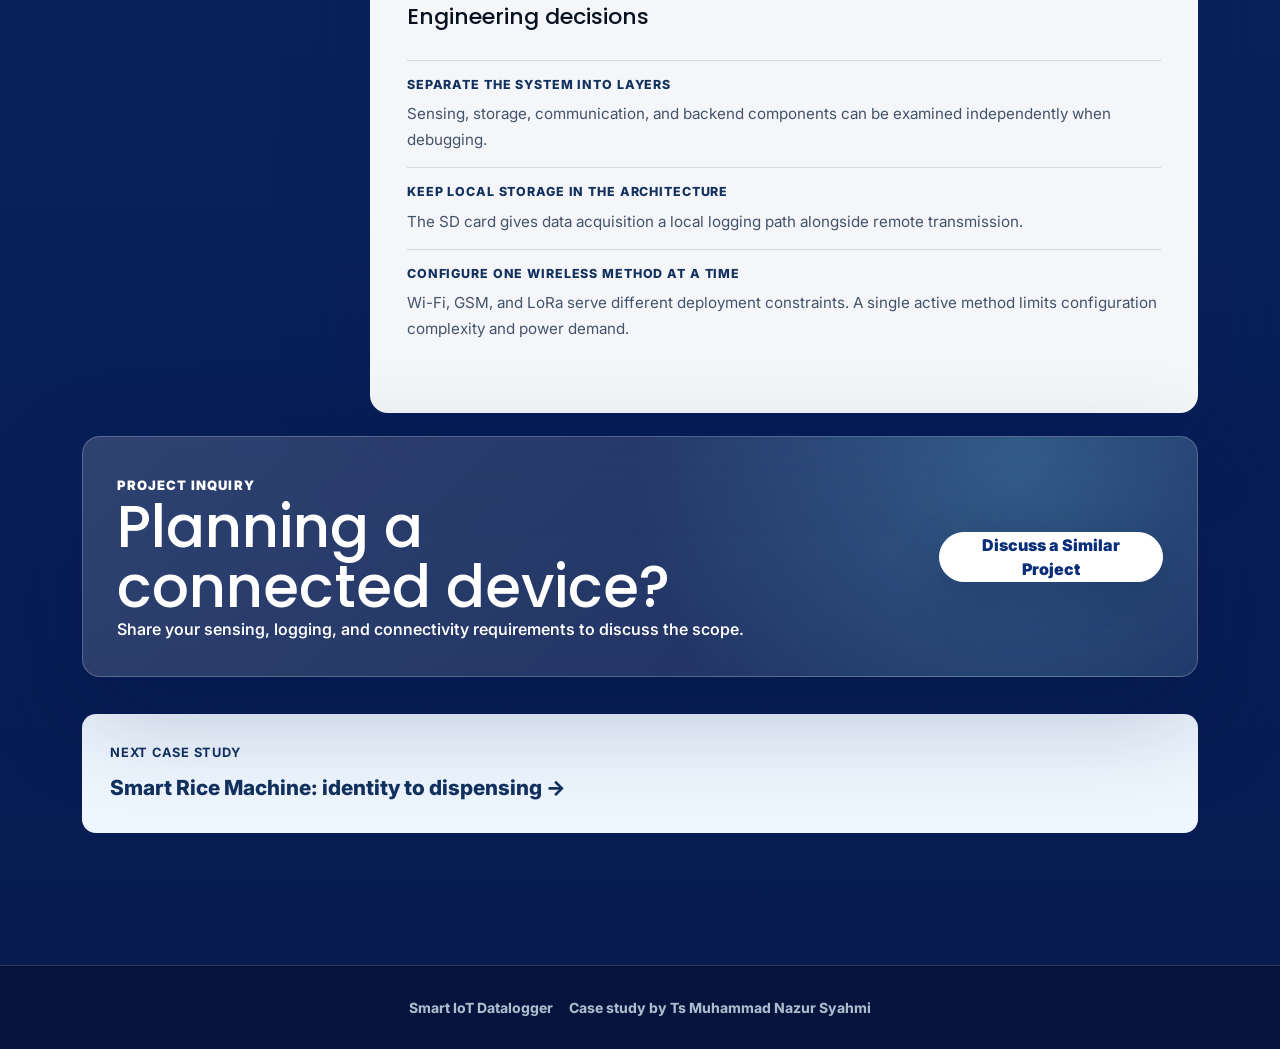
<file: projects/smart-iot-datalogger.html>
<!DOCTYPE html>
<html lang="en">
<head>
  <meta charset="UTF-8" />
  <meta name="viewport" content="width=device-width, initial-scale=1.0" />
  <title>Smart IoT Datalogger | Ts Muhammad Nazur Syahmi</title>
  <meta name="description" content="Smart IoT Datalogger case study covering ESP32 firmware, modular hardware, local logging, wireless communication, and backend dashboard integration." />
  <link rel="preconnect" href="https://fonts.googleapis.com">
  <link rel="preconnect" href="https://fonts.gstatic.com" crossorigin>
  <link href="https://fonts.googleapis.com/css2?family=Inter:wght@400;500;600;700;800;900&family=Poppins:wght@500;600;700;800;900&display=swap" rel="stylesheet">
  <link href="https://cdn.jsdelivr.net/npm/bootstrap@5.3.3/dist/css/bootstrap.min.css" rel="stylesheet">
  <link rel="stylesheet" href="https://cdn.jsdelivr.net/npm/bootstrap-icons@1.11.3/font/bootstrap-icons.min.css">
  <link rel="stylesheet" href="../assets/css/site.css">
  <link rel="canonical" href="https://nazursyahmi.github.io/projects/smart-iot-datalogger.html">
  <meta property="og:type" content="website">
  <meta property="og:site_name" content="Ts Muhammad Nazur Syahmi">
  <meta property="og:title" content="Smart IoT Datalogger | Ts Muhammad Nazur Syahmi">
  <meta property="og:description" content="Smart IoT Datalogger case study covering ESP32 firmware, modular hardware, local logging, wireless communication, and backend dashboard integration.">
  <meta property="og:url" content="https://nazursyahmi.github.io/projects/smart-iot-datalogger.html">
  <meta property="og:image" content="https://nazursyahmi.github.io/assets/images/nazursyahmi.jpg">
  <meta property="og:image:alt" content="Ts Muhammad Nazur Syahmi">
  <meta name="twitter:card" content="summary">
  <meta name="twitter:title" content="Smart IoT Datalogger | Ts Muhammad Nazur Syahmi">
  <meta name="twitter:description" content="Smart IoT Datalogger case study covering ESP32 firmware, modular hardware, local logging, wireless communication, and backend dashboard integration.">
  <meta name="twitter:image" content="https://nazursyahmi.github.io/assets/images/nazursyahmi.jpg">
</head>
<body class="premium-site saas-home">
  <a class="skip-link" href="#main-content" data-i18n-text="copy.002">Skip to content</a>
  <nav class="site-nav" aria-label="Main navigation" data-i18n-aria-label="copy.003">
    <div class="container nav-inner">
      <a class="brand" href="../index.html"><span class="brand-mark">NS</span><span>Ts Muhammad Nazur Syahmi<small data-i18n-text="copy.005">Hardware Developer (Electronic)</small></span></a>
      <div class="language-switch" role="group" aria-label="Language" data-i18n-aria-label="language.label" hidden><button type="button" data-language="en" lang="en" aria-label="English" aria-pressed="true">EN</button><button type="button" data-language="ms" lang="ms" aria-label="Bahasa Melayu" aria-pressed="false">BM</button></div>
      <button class="nav-toggle" type="button" aria-controls="site-menu" aria-expanded="false" aria-label="Open navigation" data-i18n-aria-label="copy.006">
        <i class="bi bi-list" aria-hidden="true"></i>
      </button>
      <div class="nav-links" id="site-menu">
        <a href="../index.html" data-i18n-text="nav.home"><i class="bi bi-house" aria-hidden="true"></i>Home</a>
        <a class="active" aria-current="true" href="../projects.html" data-i18n-text="copy.153"><i class="bi bi-kanban" aria-hidden="true"></i>Projects</a>
        <a href="../notes.html" data-i18n-text="copy.012"><i class="bi bi-journal-text" aria-hidden="true"></i>Notes</a>
        <a href="../contact.html" data-i18n-text="copy.013"><i class="bi bi-send" aria-hidden="true"></i>Contact</a>
      </div>
    </div>
  </nav>

  <main class="page-main" id="main-content" tabindex="-1">
    <div class="container">
      <a class="btn subtle reveal" href="../projects.html" data-i18n-text="copy.242"><i class="bi bi-arrow-left" aria-hidden="true"></i>Back to Projects</a>

      <header class="page-hero section reveal">
        <div>
          <span class="kicker" data-i18n-text="copy.243">IoT Device Case Study</span>
          <h1>Smart IoT Datalogger</h1>
          <p class="lead" data-i18n-text="copy.244">A proof-of-concept ESP32 modular datalogger demonstrating end-to-end IoT system development, from embedded hardware to cloud data handling.</p>
          <div class="tag-list"><span class="tag">ESP32</span><span class="tag" data-i18n-text="copy.081">Firmware</span><span class="tag" data-i18n-text="copy.245">Local Logging</span><span class="tag">LoRa</span><span class="tag">GSM</span><span class="tag">MQTT</span><span class="tag">HTTP POST</span></div>
        </div>
        <aside class="card">
          <div class="icon-box"><i class="bi bi-router" aria-hidden="true"></i></div>
          <h3 data-i18n-text="copy.246">Project Status</h3>
          <p data-i18n-text="copy.247">Learning-focused proof-of-concept. Some implementation details are generalized to respect confidentiality.</p>
          <p data-i18n-text="copy.248"><strong data-i18n-text="copy.249">Available evidence:</strong> hardware photographs, interface design views, system architecture, database, and dashboard screenshots.</p>
        </aside>
      </header>

      <div class="case-layout">
        <aside class="card toc reveal" aria-label="Project sections" data-i18n-aria-label="copy.250">
          <span class="kicker" data-i18n-text="copy.251">Case Study</span>
          <a href="#overview" data-i18n-text="copy.252"><i class="bi bi-1-circle" aria-hidden="true"></i>Overview</a>
          <a href="#architecture" data-i18n-text="copy.253"><i class="bi bi-2-circle" aria-hidden="true"></i>Architecture</a>
          <a href="#hardware" data-i18n-text="copy.162"><i class="bi bi-3-circle" aria-hidden="true"></i>Hardware</a>
          <a href="#communication" data-i18n-text="copy.254"><i class="bi bi-4-circle" aria-hidden="true"></i>Communication</a>
          <a href="#takeaway" data-i18n-text="copy.255"><i class="bi bi-5-circle" aria-hidden="true"></i>Takeaway</a>
        </aside>

        <div>
          <section class="card case-section reveal" id="overview">
            <span class="kicker" data-i18n-text="copy.256">01 Overview</span>
            <h2 data-i18n-text="copy.257">Collect locally. Make readings visible remotely.</h2>
            <p data-i18n-text="copy.258">The system targets scenarios where sensor data must be collected, stored locally, and transmitted wirelessly for monitoring and analysis.</p>
            <ul>
              <li data-i18n-text="copy.259">Flexible embedded platform based on ESP32.</li>
              <li data-i18n-text="copy.260">Local data logging with remote transmission options.</li>
              <li data-i18n-text="copy.261">Structured firmware design for real-world IoT behavior.</li>
              <li data-i18n-text="copy.262">Hardware, power, and communication trade-off exploration.</li>
            </ul>
            <div class="gallery-grid">
              <figure class="media-card"><img loading="lazy" class="case-image" src="../assets/images/smart-iot-datalogger/datalogger1.webp" alt="Smart IoT Datalogger hardware prototype overview" width="2160" height="1141" data-i18n-alt="copy.263"><figcaption class="media-caption" data-i18n-text="copy.264">Hardware prototype overview</figcaption></figure>
              <figure class="media-card"><img loading="lazy" class="case-image" src="../assets/images/smart-iot-datalogger/datalogger2.webp" alt="Smart IoT Datalogger prototype assembly" width="794" height="588" data-i18n-alt="copy.265"><figcaption class="media-caption" data-i18n-text="copy.266">Prototype assembly detail</figcaption></figure>
            </div>
          </section>

          <section class="card case-section reveal" id="architecture">
            <span class="kicker" data-i18n-text="copy.267">02 Architecture</span>
            <h2 data-i18n-text="copy.268">Layered system design.</h2>
            <p data-i18n-text="copy.269">The datalogger separates sensing, processing, storage, communication, and backend components to simplify debugging and future extension.</p>
            <div class="flow"><span data-i18n-text="copy.024">Sensors</span><span>ESP32 MCU</span><span data-i18n-text="copy.270">SD Card Storage</span><span data-i18n-text="copy.271">Wireless Communication</span><span data-i18n-text="copy.272">Server / Dashboard</span></div>
            <figure class="media-card wide"><img loading="lazy" class="case-image" src="../assets/images/smart-iot-datalogger/system_architecture.webp" alt="Smart IoT Datalogger system architecture diagram" width="1536" height="1024" data-i18n-alt="copy.273"><figcaption class="media-caption" data-i18n-text="copy.274">Layered system architecture diagram</figcaption></figure>
          </section>

          <section class="card case-section reveal" id="hardware">
            <span class="kicker" data-i18n-text="copy.275">03 Hardware</span>
            <h2 data-i18n-text="copy.276">Flexible controller and interfaces.</h2>
            <p data-i18n-text="copy.277">The ESP32 was selected for integrated Wi-Fi, multiple peripheral interfaces, community support, and enough processing capability for polling, logging, and communication handling.</p>
            <ul>
              <li data-i18n-text="copy.278">Analog and digital inputs for transducers, switches, and status signals.</li>
              <li data-i18n-text="copy.279">I2C, UART, SPI, and RS-485 Modbus RTU interface options.</li>
              <li data-i18n-text="copy.280">Digital outputs for basic control actions and external triggering.</li>
            </ul>
            <div class="gallery-grid">
              <figure class="media-card"><img loading="lazy" class="case-image" src="../assets/images/smart-iot-datalogger/circuit.webp" alt="Smart IoT Datalogger circuit view" width="901" height="642" data-i18n-alt="copy.281"><figcaption class="media-caption" data-i18n-text="copy.282">Hardware design view</figcaption></figure>
              <figure class="media-card"><img loading="lazy" class="case-image" src="../assets/images/smart-iot-datalogger/pcb.webp" alt="Smart IoT Datalogger PCB view" width="986" height="720" data-i18n-alt="copy.283"><figcaption class="media-caption" data-i18n-text="copy.284">Interface and hardware design detail</figcaption></figure>
            </div>
          </section>

          <section class="card case-section reveal" id="communication">
            <span class="kicker" data-i18n-text="copy.285">04 Communication</span>
            <h2 data-i18n-text="copy.286">Backend-ready telemetry.</h2>
            <p data-i18n-text="copy.287">The communication design focuses on reliability, simplicity, and flexible deployment. Only one communication method is active per configuration to reduce complexity and power consumption.</p>
            <ul>
              <li data-i18n-text="copy.288">LoRa for long-range, low-power remote deployments.</li>
              <li data-i18n-text="copy.289">GSM where local infrastructure is unavailable.</li>
              <li data-i18n-text="copy.290">Wi-Fi for development, testing, or local deployment.</li>
              <li data-i18n-text="copy.291">HTTP POST and MQTT for server or near-real-time monitoring workflows.</li>
            </ul>
            <div class="gallery-grid">
              <figure class="media-card"><img loading="lazy" class="case-image" src="../assets/images/smart-iot-datalogger/foundation.webp" alt="Smart IoT Datalogger communication and dashboard" width="1536" height="1024" data-i18n-alt="copy.292"><figcaption class="media-caption" data-i18n-text="copy.293">Communication and dashboard view</figcaption></figure>
              <figure class="media-card"><img loading="lazy" class="case-image" src="../assets/images/smart-iot-datalogger/database.webp" alt="Smart IoT Datalogger backend data" width="1624" height="458" data-i18n-alt="copy.294"><figcaption class="media-caption" data-i18n-text="copy.295">Backend data view</figcaption></figure>
              <figure class="media-card wide"><img loading="lazy" class="case-image" src="../assets/images/smart-iot-datalogger/dashboard.webp" alt="Smart IoT Datalogger dashboard" width="1307" height="361" data-i18n-alt="copy.296"><figcaption class="media-caption" data-i18n-text="copy.297">Simple dashboard view</figcaption></figure>
            </div>
          </section>

          <section class="card case-section reveal" id="takeaway">
            <span class="kicker" data-i18n-text="copy.298">05 Takeaway</span>
            <h2 data-i18n-text="copy.299">What the proof of concept demonstrates.</h2>
            <p data-i18n-text="copy.300">The documented prototype brings sensing, local storage, wireless communication, and backend monitoring into one system. The photographs and screenshots above show the hardware and data-handling layers.</p>
            <div class="evidence-note"><h3 data-i18n-text="copy.301">Scope and limits</h3><p data-i18n-text="copy.302">This is a learning-focused proof of concept. The public case study does not include measured uptime, battery life, transmission range, or production deployment results. Some implementation details are generalized to respect confidentiality.</p></div>
            <h3 data-i18n-text="copy.303">Engineering decisions</h3>
            <dl class="project-evidence"><div><dt data-i18n-text="copy.304">Separate the system into layers</dt><dd data-i18n-text="copy.305">Sensing, storage, communication, and backend components can be examined independently when debugging.</dd></div><div><dt data-i18n-text="copy.306">Keep local storage in the architecture</dt><dd data-i18n-text="copy.307">The SD card gives data acquisition a local logging path alongside remote transmission.</dd></div><div><dt data-i18n-text="copy.308">Configure one wireless method at a time</dt><dd data-i18n-text="copy.309">Wi-Fi, GSM, and LoRa serve different deployment constraints. A single active method limits configuration complexity and power demand.</dd></div></dl>
          </section>
        </div>
      </div>
      <section class="contact-cta reveal" aria-labelledby="project-inquiry-title"><div><span class="kicker" data-i18n-text="copy.206">Project Inquiry</span><h2 id="project-inquiry-title" data-i18n-text="copy.310">Planning a connected device?</h2><p data-i18n-text="copy.311">Share your sensing, logging, and connectivity requirements to discuss the scope.</p></div><a class="btn" href="../contact.html" data-i18n-text="copy.239">Discuss a Similar Project</a></section>
      <nav class="case-next" aria-label="More project work" data-i18n-aria-label="copy.312"><span data-i18n-text="copy.313">Next case study</span><a href="smart-rice-machine.html" data-i18n-text="copy.314">Smart Rice Machine: identity to dispensing <span aria-hidden="true">→</span></a></nav>
    </div>
  </main>

  <footer class="site-footer">
    <div class="container footer-inner"><span>Smart IoT Datalogger</span><span data-i18n-text="copy.315">Case study by Ts Muhammad Nazur Syahmi</span></div>
  </footer>
  <span class="language-status" role="status" aria-live="polite" aria-atomic="true" data-language-status></span>
  <script src="../assets/js/i18n.js"></script>
  <script src="../assets/js/site.js"></script>
</body>
</html>
</file>
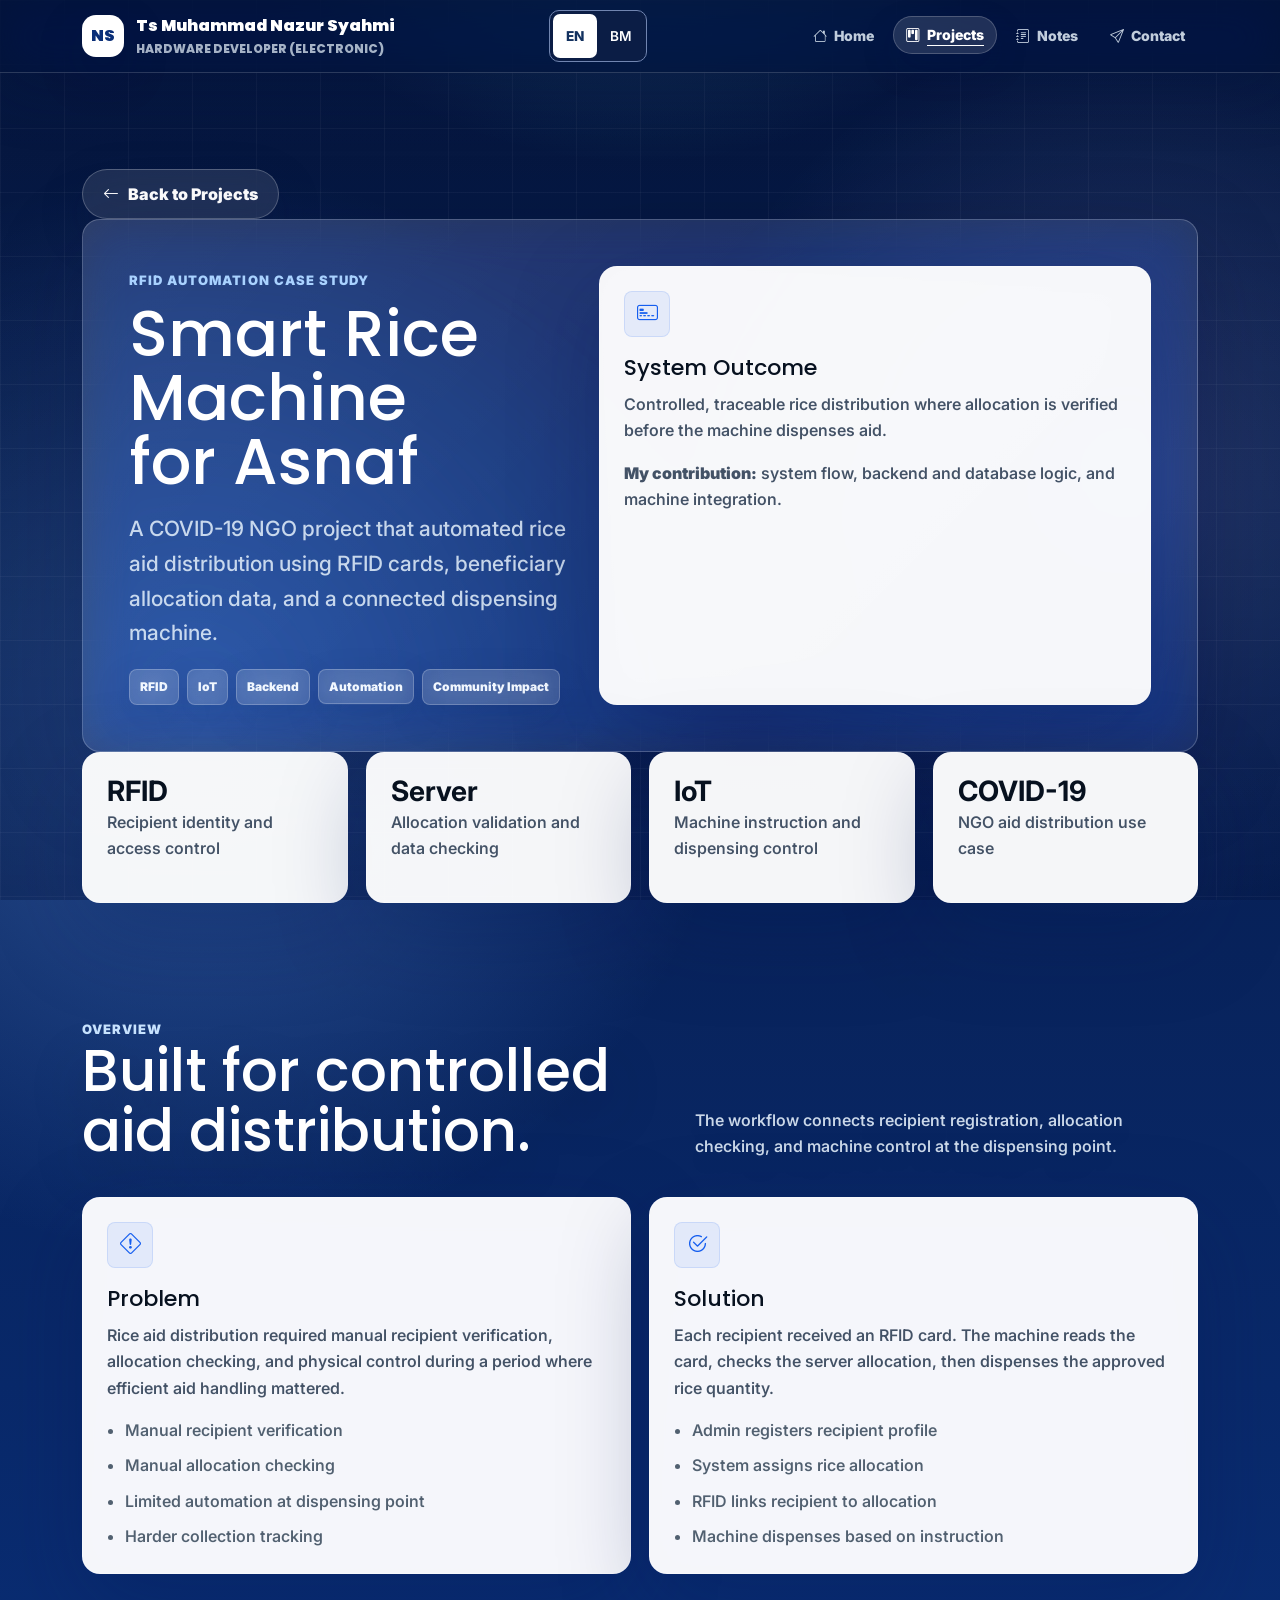
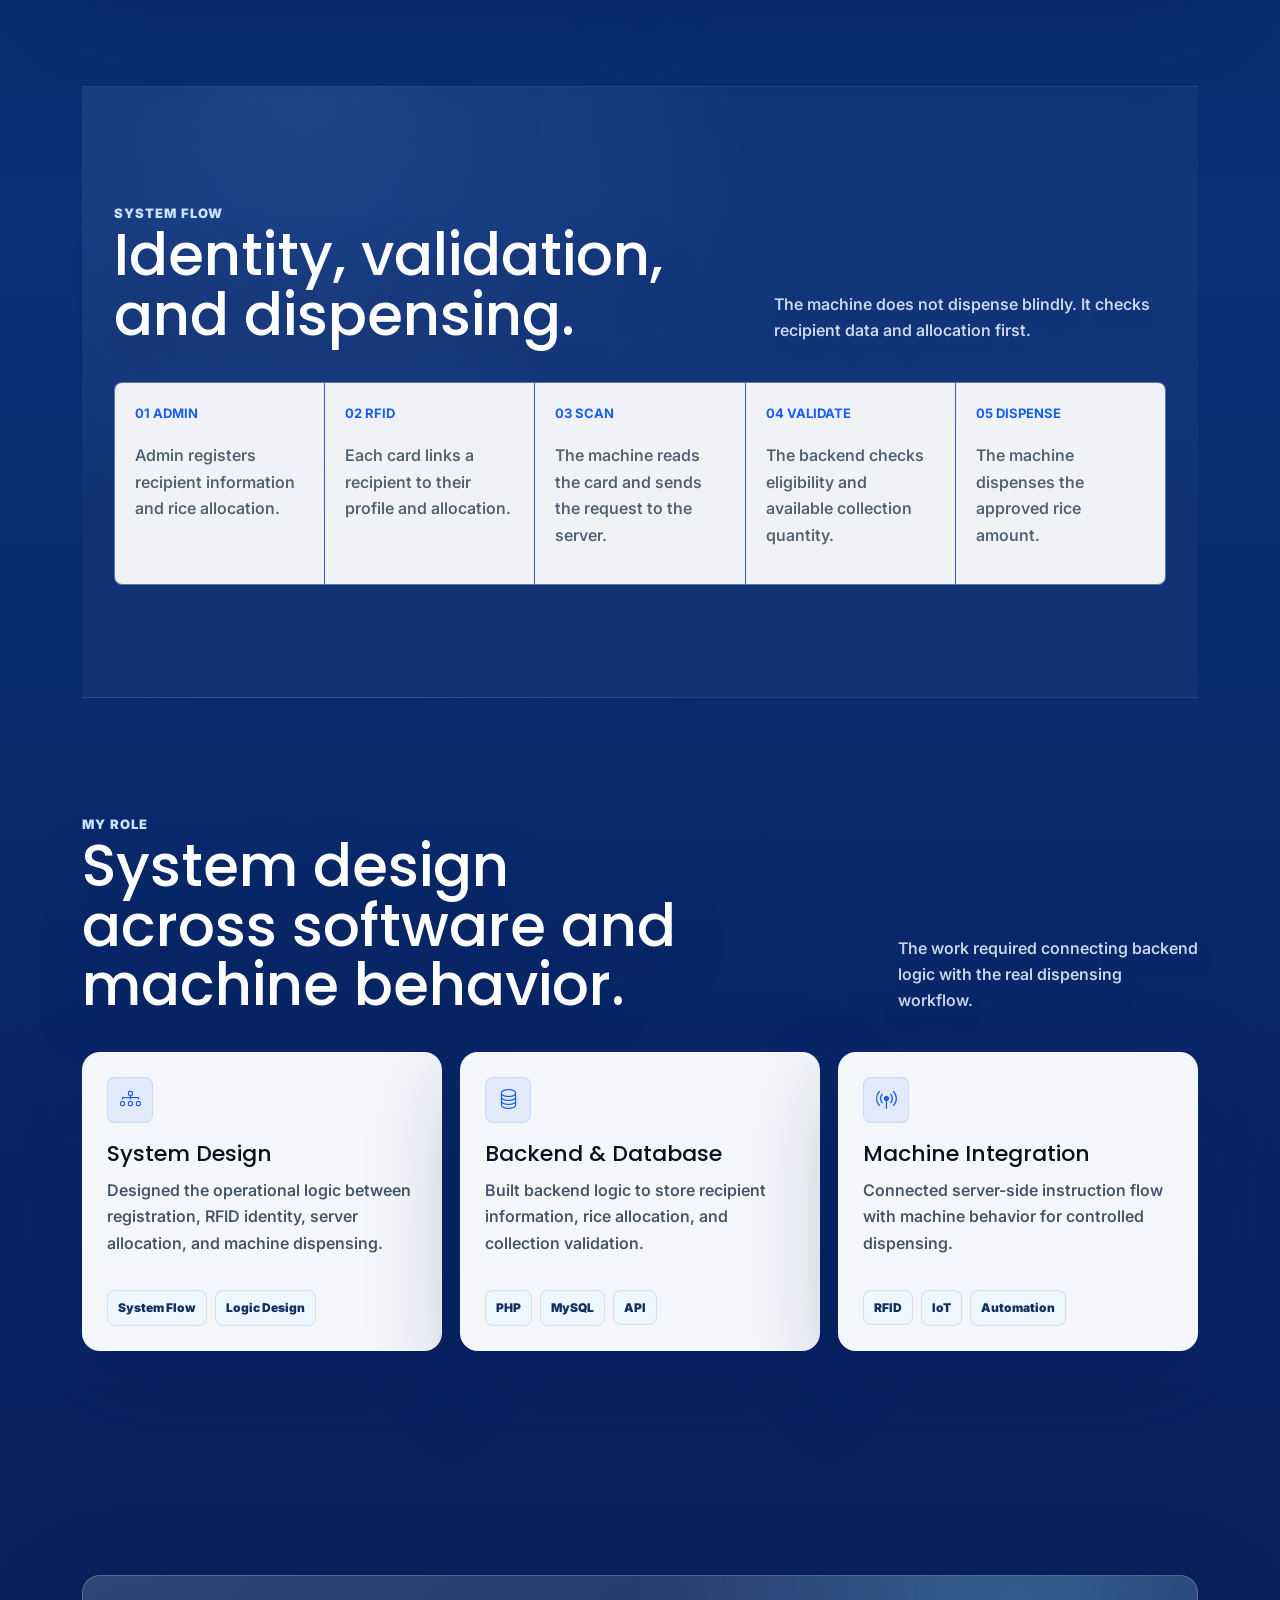
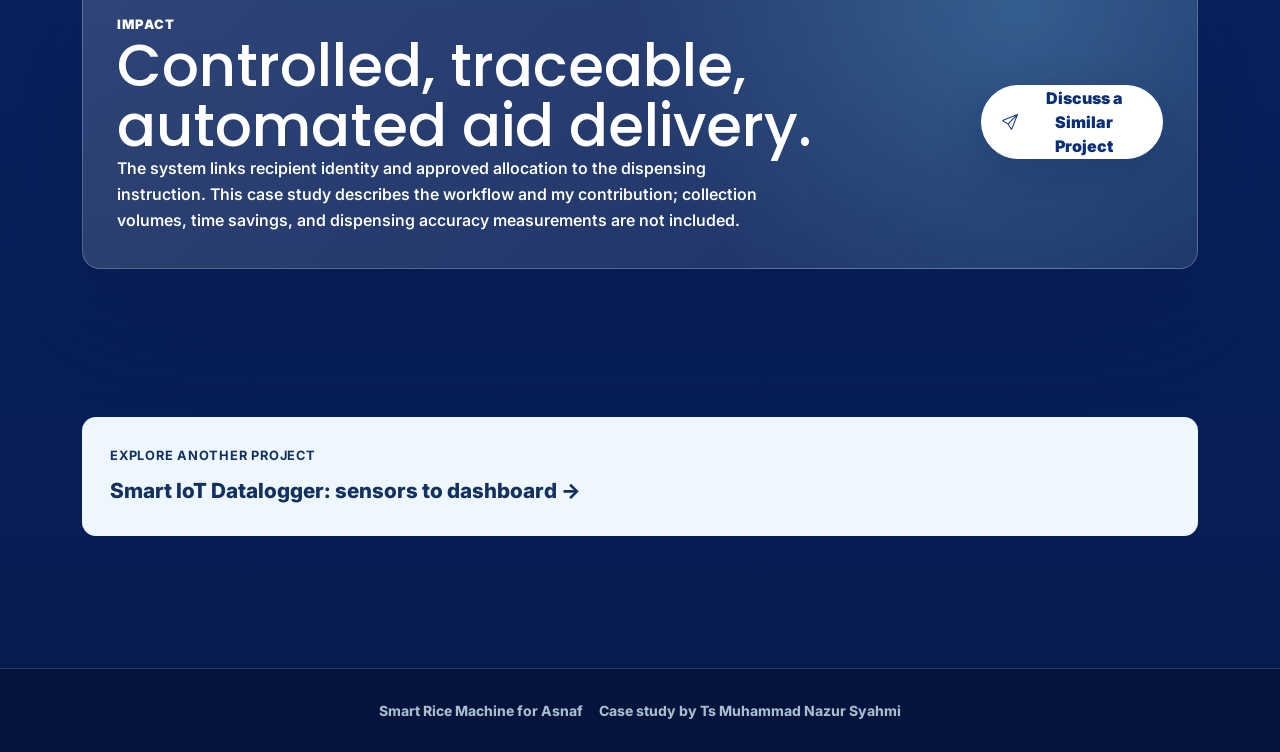
<file: projects/smart-rice-machine.html>
<!DOCTYPE html>
<html lang="en">
<head>
  <meta charset="UTF-8" />
  <meta name="viewport" content="width=device-width, initial-scale=1.0" />
  <title>Smart Rice Machine for Asnaf | Ts Muhammad Nazur Syahmi</title>
  <meta name="description" content="Case study for Smart Rice Machine for Asnaf, an RFID-based automated rice dispensing system developed for NGO aid distribution." />
  <link rel="preconnect" href="https://fonts.googleapis.com">
  <link rel="preconnect" href="https://fonts.gstatic.com" crossorigin>
  <link href="https://fonts.googleapis.com/css2?family=Inter:wght@400;500;600;700;800;900&family=Poppins:wght@500;600;700;800;900&display=swap" rel="stylesheet">
  <link href="https://cdn.jsdelivr.net/npm/bootstrap@5.3.3/dist/css/bootstrap.min.css" rel="stylesheet">
  <link rel="stylesheet" href="https://cdn.jsdelivr.net/npm/bootstrap-icons@1.11.3/font/bootstrap-icons.min.css">
  <link rel="stylesheet" href="../assets/css/site.css">
  <link rel="canonical" href="https://nazursyahmi.github.io/projects/smart-rice-machine.html">
  <meta property="og:type" content="website">
  <meta property="og:site_name" content="Ts Muhammad Nazur Syahmi">
  <meta property="og:title" content="Smart Rice Machine for Asnaf | Ts Muhammad Nazur Syahmi">
  <meta property="og:description" content="Case study for Smart Rice Machine for Asnaf, an RFID-based automated rice dispensing system developed for NGO aid distribution.">
  <meta property="og:url" content="https://nazursyahmi.github.io/projects/smart-rice-machine.html">
  <meta property="og:image" content="https://nazursyahmi.github.io/assets/images/nazursyahmi.jpg">
  <meta property="og:image:alt" content="Ts Muhammad Nazur Syahmi">
  <meta name="twitter:card" content="summary">
  <meta name="twitter:title" content="Smart Rice Machine for Asnaf | Ts Muhammad Nazur Syahmi">
  <meta name="twitter:description" content="Case study for Smart Rice Machine for Asnaf, an RFID-based automated rice dispensing system developed for NGO aid distribution.">
  <meta name="twitter:image" content="https://nazursyahmi.github.io/assets/images/nazursyahmi.jpg">
</head>
<body class="premium-site saas-home">
  <a class="skip-link" href="#main-content" data-i18n-text="copy.002">Skip to content</a>
  <nav class="site-nav" aria-label="Main navigation" data-i18n-aria-label="copy.003">
    <div class="container nav-inner">
      <a class="brand" href="../index.html"><span class="brand-mark">NS</span><span>Ts Muhammad Nazur Syahmi<small data-i18n-text="copy.005">Hardware Developer (Electronic)</small></span></a>
      <div class="language-switch" role="group" aria-label="Language" data-i18n-aria-label="language.label" hidden><button type="button" data-language="en" lang="en" aria-label="English" aria-pressed="true">EN</button><button type="button" data-language="ms" lang="ms" aria-label="Bahasa Melayu" aria-pressed="false">BM</button></div>
      <button class="nav-toggle" type="button" aria-controls="site-menu" aria-expanded="false" aria-label="Open navigation" data-i18n-aria-label="copy.006">
        <i class="bi bi-list" aria-hidden="true"></i>
      </button>
      <div class="nav-links" id="site-menu">
        <a href="../index.html" data-i18n-text="nav.home"><i class="bi bi-house" aria-hidden="true"></i>Home</a>
        <a class="active" aria-current="true" href="../projects.html" data-i18n-text="copy.153"><i class="bi bi-kanban" aria-hidden="true"></i>Projects</a>
        <a href="../notes.html" data-i18n-text="copy.012"><i class="bi bi-journal-text" aria-hidden="true"></i>Notes</a>
        <a href="../contact.html" data-i18n-text="copy.013"><i class="bi bi-send" aria-hidden="true"></i>Contact</a>
      </div>
    </div>
  </nav>

  <main class="page-main" id="main-content" tabindex="-1">
    <div class="container">
      <a class="btn subtle reveal" href="../projects.html" data-i18n-text="copy.242"><i class="bi bi-arrow-left" aria-hidden="true"></i>Back to Projects</a>

      <header class="page-hero section reveal">
        <div>
          <span class="kicker" data-i18n-text="copy.316">RFID Automation Case Study</span>
          <h1>Smart Rice Machine for Asnaf</h1>
          <p class="lead" data-i18n-text="copy.317">A COVID-19 NGO project that automated rice aid distribution using RFID cards, beneficiary allocation data, and a connected dispensing machine.</p>
          <div class="tag-list"><span class="tag">RFID</span><span class="tag">IoT</span><span class="tag" data-i18n-text="copy.318">Backend</span><span class="tag" data-i18n-text="copy.237">Automation</span><span class="tag" data-i18n-text="copy.319">Community Impact</span></div>
        </div>
        <aside class="card">
          <div class="icon-box"><i class="bi bi-credit-card-2-front" aria-hidden="true"></i></div>
          <h3 data-i18n-text="copy.320">System Outcome</h3>
          <p data-i18n-text="copy.321">Controlled, traceable rice distribution where allocation is verified before the machine dispenses aid.</p>
          <p data-i18n-text="copy.322"><strong data-i18n-text="copy.323">My contribution:</strong> system flow, backend and database logic, and machine integration.</p>
        </aside>
      </header>

      <section class="metrics reveal">
        <div class="card metric"><strong>RFID</strong><p data-i18n-text="copy.324">Recipient identity and access control</p></div>
        <div class="card metric"><strong data-i18n-text="copy.325">Server</strong><p data-i18n-text="copy.326">Allocation validation and data checking</p></div>
        <div class="card metric"><strong>IoT</strong><p data-i18n-text="copy.327">Machine instruction and dispensing control</p></div>
        <div class="card metric"><strong>COVID-19</strong><p data-i18n-text="copy.328">NGO aid distribution use case</p></div>
      </section>

      <section class="section">
        <div class="section-head reveal">
          <div><span class="kicker" data-i18n-text="copy.252">Overview</span><h2 data-i18n-text="copy.329">Built for controlled aid distribution.</h2></div>
          <p class="section-copy" data-i18n-text="copy.330">The workflow connects recipient registration, allocation checking, and machine control at the dispensing point.</p>
        </div>
        <div class="grid-2">
          <article class="card reveal">
            <div class="icon-box"><i class="bi bi-exclamation-diamond" aria-hidden="true"></i></div>
            <h3 data-i18n-text="copy.331">Problem</h3>
            <p data-i18n-text="copy.332">Rice aid distribution required manual recipient verification, allocation checking, and physical control during a period where efficient aid handling mattered.</p>
            <ul><li data-i18n-text="copy.333">Manual recipient verification</li><li data-i18n-text="copy.334">Manual allocation checking</li><li data-i18n-text="copy.335">Limited automation at dispensing point</li><li data-i18n-text="copy.336">Harder collection tracking</li></ul>
          </article>
          <article class="card reveal">
            <div class="icon-box"><i class="bi bi-check2-circle" aria-hidden="true"></i></div>
            <h3 data-i18n-text="copy.337">Solution</h3>
            <p data-i18n-text="copy.338">Each recipient received an RFID card. The machine reads the card, checks the server allocation, then dispenses the approved rice quantity.</p>
            <ul><li data-i18n-text="copy.339">Admin registers recipient profile</li><li data-i18n-text="copy.340">System assigns rice allocation</li><li data-i18n-text="copy.341">RFID links recipient to allocation</li><li data-i18n-text="copy.342">Machine dispenses based on instruction</li></ul>
          </article>
        </div>
      </section>

      <section class="section dark-band">
        <div class="container">
          <div class="section-head reveal">
            <div><span class="kicker" data-i18n-text="copy.343">System Flow</span><h2 data-i18n-text="copy.344">Identity, validation, and dispensing.</h2></div>
            <p class="section-copy" data-i18n-text="copy.345">The machine does not dispense blindly. It checks recipient data and allocation first.</p>
          </div>
          <div class="workflow reveal">
            <div class="workflow-step"><b data-i18n-text="copy.346">01 Admin</b><p data-i18n-text="copy.347">Admin registers recipient information and rice allocation.</p></div>
            <div class="workflow-step"><b>02 RFID</b><p data-i18n-text="copy.348">Each card links a recipient to their profile and allocation.</p></div>
            <div class="workflow-step"><b data-i18n-text="copy.349">03 Scan</b><p data-i18n-text="copy.350">The machine reads the card and sends the request to the server.</p></div>
            <div class="workflow-step"><b data-i18n-text="copy.351">04 Validate</b><p data-i18n-text="copy.352">The backend checks eligibility and available collection quantity.</p></div>
            <div class="workflow-step"><b data-i18n-text="copy.353">05 Dispense</b><p data-i18n-text="copy.354">The machine dispenses the approved rice amount.</p></div>
          </div>
        </div>
      </section>

      <section class="section" id="contribution">
        <div class="section-head reveal">
          <div><span class="kicker" data-i18n-text="copy.355">My Role</span><h2 data-i18n-text="copy.356">System design across software and machine behavior.</h2></div>
          <p class="section-copy" data-i18n-text="copy.357">The work required connecting backend logic with the real dispensing workflow.</p>
        </div>
        <div class="grid-3">
          <article class="card reveal"><div class="icon-box"><i class="bi bi-diagram-3" aria-hidden="true"></i></div><h3 data-i18n-text="copy.358">System Design</h3><p data-i18n-text="copy.359">Designed the operational logic between registration, RFID identity, server allocation, and machine dispensing.</p><div class="tag-list"><span class="tag" data-i18n-text="copy.343">System Flow</span><span class="tag" data-i18n-text="copy.360">Logic Design</span></div></article>
          <article class="card reveal"><div class="icon-box"><i class="bi bi-database" aria-hidden="true"></i></div><h3 data-i18n-text="copy.361">Backend & Database</h3><p data-i18n-text="copy.362">Built backend logic to store recipient information, rice allocation, and collection validation.</p><div class="tag-list"><span class="tag">PHP</span><span class="tag">MySQL</span><span class="tag">API</span></div></article>
          <article class="card reveal"><div class="icon-box"><i class="bi bi-broadcast-pin" aria-hidden="true"></i></div><h3 data-i18n-text="copy.363">Machine Integration</h3><p data-i18n-text="copy.364">Connected server-side instruction flow with machine behavior for controlled dispensing.</p><div class="tag-list"><span class="tag">RFID</span><span class="tag">IoT</span><span class="tag" data-i18n-text="copy.237">Automation</span></div></article>
        </div>
      </section>

      <section class="section">
        <div class="contact-cta reveal">
          <div>
            <span class="kicker" data-i18n-text="copy.365">Impact</span>
            <h2 data-i18n-text="copy.366">Controlled, traceable, automated aid delivery.</h2>
            <p data-i18n-text="copy.367">The system links recipient identity and approved allocation to the dispensing instruction. This case study describes the workflow and my contribution; collection volumes, time savings, and dispensing accuracy measurements are not included.</p>
          </div>
          <a class="btn" href="../contact.html" data-i18n-text="copy.239"><i class="bi bi-send" aria-hidden="true"></i>Discuss a Similar Project</a>
        </div>
      </section>
      <nav class="case-next" aria-label="More project work" data-i18n-aria-label="copy.312"><span data-i18n-text="copy.368">Explore another project</span><a href="smart-iot-datalogger.html" data-i18n-text="copy.369">Smart IoT Datalogger: sensors to dashboard <span aria-hidden="true">→</span></a></nav>
    </div>
  </main>

  <footer class="site-footer">
    <div class="container footer-inner"><span>Smart Rice Machine for Asnaf</span><span data-i18n-text="copy.315">Case study by Ts Muhammad Nazur Syahmi</span></div>
  </footer>
  <span class="language-status" role="status" aria-live="polite" aria-atomic="true" data-language-status></span>
  <script src="../assets/js/i18n.js"></script>
  <script src="../assets/js/site.js"></script>
</body>
</html>
</file>
<file: assets/css/site.css>
:root {
  --bg: #f6f8fb;
  --surface: rgba(255, 255, 255, .82);
  --surface-strong: #ffffff;
  --ink: #0a0f1f;
  --muted: #5d6678;
  --soft: #eef3f8;
  --line: rgba(15, 23, 42, .09);
  --blue: #2563eb;
  --cyan: #0891b2;
  --green: #159947;
  --violet: #6750a4;
  --shadow: 0 24px 70px rgba(15, 23, 42, .10);
  --shadow-hover: 0 34px 90px rgba(37, 99, 235, .16);
  --radius: 8px;
  --max: 1180px;
  --ease: cubic-bezier(.2, .8, .2, 1);
}

* { box-sizing: border-box; }

html { scroll-behavior: smooth; }

body {
  margin: 0;
  font-family: Inter, ui-sans-serif, system-ui, -apple-system, BlinkMacSystemFont, "Segoe UI", sans-serif;
  color: var(--ink);
  background:
    linear-gradient(90deg, rgba(15, 23, 42, .035) 1px, transparent 1px),
    linear-gradient(180deg, rgba(15, 23, 42, .035) 1px, transparent 1px),
    radial-gradient(circle at 18% 0%, rgba(37, 99, 235, .13), transparent 28rem),
    radial-gradient(circle at 88% 14%, rgba(8, 145, 178, .11), transparent 25rem),
    linear-gradient(180deg, #fff 0%, #f7f9fc 45%, #eef4f9 100%);
  background-size: 44px 44px, 44px 44px, auto, auto, auto;
  line-height: 1.65;
  overflow-x: hidden;
}

body::before {
  content: "";
  position: fixed;
  inset: 0;
  pointer-events: none;
  background: linear-gradient(180deg, rgba(255,255,255,.72), rgba(255,255,255,.2));
  z-index: -1;
}

a { color: inherit; text-decoration: none; }
img { display: block; max-width: 100%; height: auto; }
p, h1, h2, h3, figure { margin-top: 0; }
p { color: var(--muted); font-weight: 560; }
ul { margin: 0; padding-left: 1.1rem; color: var(--muted); font-weight: 560; }
li + li { margin-top: .55rem; }

.container {
  width: min(var(--max), calc(100% - 40px));
  margin: 0 auto;
}

.site-nav {
  position: sticky;
  top: 0;
  z-index: 50;
  border-bottom: 1px solid var(--line);
  background: rgba(255, 255, 255, .74);
  backdrop-filter: blur(22px);
}

.nav-inner {
  min-height: 76px;
  display: flex;
  align-items: center;
  justify-content: space-between;
  gap: 24px;
}

.brand {
  display: flex;
  align-items: center;
  gap: 12px;
  font-weight: 900;
  letter-spacing: 0;
}

.brand-mark {
  width: 42px;
  height: 42px;
  display: grid;
  place-items: center;
  border-radius: var(--radius);
  background: #0a0f1f;
  color: #fff;
  box-shadow: 0 18px 44px rgba(10, 15, 31, .18);
  transition: transform .25s var(--ease), box-shadow .25s var(--ease);
}

.brand:hover .brand-mark {
  transform: translateY(-2px);
  box-shadow: 0 24px 54px rgba(37, 99, 235, .18);
}

.brand small {
  display: block;
  color: var(--muted);
  font-size: 12px;
  font-weight: 800;
  text-transform: uppercase;
}

.nav-links {
  display: flex;
  align-items: center;
  gap: 4px;
  color: #374151;
  font-size: 14px;
  font-weight: 800;
}

.nav-links a {
  display: inline-flex;
  align-items: center;
  gap: 7px;
  min-height: 40px;
  padding: 0 12px;
  border-radius: var(--radius);
  transition: background .22s var(--ease), color .22s var(--ease), transform .22s var(--ease);
}

.nav-links a:hover,
.nav-links a.active {
  color: var(--blue);
  background: rgba(37, 99, 235, .08);
  transform: translateY(-1px);
}

.nav-toggle {
  display: none;
  width: 44px;
  height: 44px;
  place-items: center;
  border: 1px solid var(--line);
  border-radius: var(--radius);
  background: rgba(255,255,255,.9);
  color: var(--ink);
  font-size: 24px;
  line-height: 1;
  cursor: pointer;
  transition: transform .22s var(--ease), box-shadow .22s var(--ease), background .22s var(--ease);
}

.nav-toggle:hover {
  transform: translateY(-1px);
  box-shadow: 0 14px 34px rgba(15, 23, 42, .08);
}

.mobile-break {
  display: inline;
}

.mobile-break {
  display: inline;
}

.btn {
  display: inline-flex;
  align-items: center;
  justify-content: center;
  gap: 9px;
  min-height: 46px;
  padding: 0 18px;
  border: 1px solid var(--line);
  border-radius: var(--radius);
  background: rgba(255,255,255,.9);
  color: var(--ink);
  font-weight: 900;
  box-shadow: 0 14px 34px rgba(15, 23, 42, .07);
  transition: transform .24s var(--ease), box-shadow .24s var(--ease), border-color .24s var(--ease), background .24s var(--ease);
}

.btn:hover {
  transform: translateY(-3px);
  box-shadow: var(--shadow-hover);
  border-color: rgba(37, 99, 235, .22);
}

.btn.primary {
  border-color: #0a0f1f;
  background: #0a0f1f;
  color: #fff;
}

.btn.subtle {
  background: rgba(246, 248, 251, .78);
}

.hero {
  padding: 88px 0 60px;
}

.hero-grid {
  display: grid;
  grid-template-columns: minmax(0, 1.08fr) minmax(320px, .72fr);
  gap: 48px;
  align-items: center;
}

.eyebrow,
.kicker {
  display: inline-flex;
  align-items: center;
  gap: 9px;
  color: var(--blue);
  font-size: 13px;
  font-weight: 900;
  text-transform: uppercase;
  letter-spacing: 0;
}

.eyebrow {
  margin-bottom: 20px;
  padding: 8px 12px;
  border: 1px solid var(--line);
  border-radius: var(--radius);
  background: rgba(255, 255, 255, .72);
  color: #1d4ed8;
  box-shadow: 0 14px 34px rgba(15, 23, 42, .06);
}

.eyebrow::before {
  content: "";
  width: 8px;
  height: 8px;
  border-radius: 50%;
  background: var(--green);
  box-shadow: 0 0 0 6px rgba(21, 153, 71, .12);
}

h1 {
  max-width: 880px;
  margin-bottom: 22px;
  font-size: clamp(46px, 7vw, 86px);
  line-height: .93;
  letter-spacing: 0;
}

h2 {
  margin-bottom: 0;
  font-size: clamp(30px, 4vw, 50px);
  line-height: 1.04;
  letter-spacing: 0;
}

h3 {
  margin-bottom: 10px;
  font-size: 22px;
  line-height: 1.18;
  letter-spacing: 0;
}

.lead {
  max-width: 760px;
  color: var(--muted);
  font-size: 20px;
}

.hero-actions,
.action-row {
  display: flex;
  flex-wrap: wrap;
  gap: 12px;
  margin-top: 30px;
}

.motion-strip {
  max-width: 560px;
  display: flex;
  align-items: center;
  gap: 14px;
  margin-top: 18px;
  padding: 10px;
  border: 1px solid rgba(255,255,255,.88);
  border-radius: var(--radius);
  background: rgba(255,255,255,.74);
  box-shadow: 0 18px 50px rgba(15,23,42,.08);
  backdrop-filter: blur(16px);
}

.motion-strip img {
  width: 76px;
  height: 58px;
  flex: 0 0 auto;
  border-radius: var(--radius);
  object-fit: cover;
}

.motion-strip strong,
.motion-card strong {
  display: block;
  color: var(--ink);
  line-height: 1.2;
}

.motion-strip span,
.motion-card span {
  display: block;
  color: var(--muted);
  font-size: 13px;
  font-weight: 750;
  line-height: 1.35;
}

.portrait-panel,
.card,
.glass-panel,
.contact-shell,
.project-hero-visual {
  border: 1px solid rgba(255, 255, 255, .88);
  border-radius: var(--radius);
  background: var(--surface);
  box-shadow: var(--shadow);
  backdrop-filter: blur(18px);
}

.portrait-panel {
  position: relative;
  overflow: hidden;
}

.portrait {
  min-height: 560px;
  background:
    linear-gradient(180deg, rgba(10, 15, 31, 0) 42%, rgba(10, 15, 31, .72) 100%),
    url("../images/nazursyahmi.jpg") center top / cover no-repeat;
}

.portrait-caption {
  position: absolute;
  left: 16px;
  right: 16px;
  bottom: 16px;
  padding: 18px;
  border: 1px solid rgba(255,255,255,.18);
  border-radius: var(--radius);
  background: rgba(10, 15, 31, .72);
  color: #fff;
  backdrop-filter: blur(16px);
}

.portrait-caption b { display: block; font-size: 17px; }
.portrait-caption span { color: rgba(255,255,255,.72); font-size: 13px; font-weight: 750; }

.signal-row,
.metrics,
.grid-2,
.grid-3,
.gallery-grid {
  display: grid;
  gap: 16px;
}

.signal-row { grid-template-columns: repeat(4, minmax(0, 1fr)); margin-top: 28px; }
.metrics { grid-template-columns: repeat(4, minmax(0, 1fr)); }
.grid-2 { grid-template-columns: repeat(2, minmax(0, 1fr)); }
.grid-3 { grid-template-columns: repeat(3, minmax(0, 1fr)); }
.gallery-grid { grid-template-columns: repeat(2, minmax(0, 1fr)); }

.card {
  padding: 24px;
  transition: transform .26s var(--ease), box-shadow .26s var(--ease), border-color .26s var(--ease), background .26s var(--ease);
}

.card:hover,
.project-card:hover,
.note-card:hover,
.contact-method:hover {
  transform: translateY(-7px);
  box-shadow: var(--shadow-hover);
  border-color: rgba(37, 99, 235, .18);
  background: rgba(255,255,255,.94);
}

.signal,
.metric {
  min-height: 112px;
}

.icon-box {
  width: 46px;
  height: 46px;
  display: grid;
  place-items: center;
  margin-bottom: 18px;
  border-radius: var(--radius);
  background: rgba(37, 99, 235, .09);
  color: var(--blue);
  font-size: 21px;
}

.card:hover .icon-box { transform: scale(1.05); }

.section {
  padding: 64px 0;
}

.section-head {
  display: flex;
  align-items: end;
  justify-content: space-between;
  gap: 28px;
  margin-bottom: 26px;
}

.section-copy {
  max-width: 560px;
  margin-bottom: 0;
}

.section-copy.with-motion {
  display: flex;
  align-items: center;
  gap: 14px;
}

.section-copy.with-motion p {
  margin-bottom: 0;
}

.section-copy.with-motion img {
  width: 96px;
  height: 66px;
  flex: 0 0 auto;
  border: 1px solid var(--line);
  border-radius: var(--radius);
  object-fit: cover;
  box-shadow: 0 18px 46px rgba(15,23,42,.09);
}

.tag-list {
  display: flex;
  flex-wrap: wrap;
  gap: 8px;
  margin-top: 18px;
}

.tag {
  display: inline-flex;
  align-items: center;
  gap: 6px;
  padding: 7px 10px;
  border: 1px solid var(--line);
  border-radius: var(--radius);
  background: rgba(246, 248, 251, .86);
  color: #334155;
  font-size: 12px;
  font-weight: 900;
}

.dark-band {
  border-block: 1px solid rgba(255,255,255,.08);
  background: #0a0f1f;
  color: #fff;
}

.dark-band p,
.dark-band .section-copy { color: rgba(255,255,255,.68); }
.dark-band .kicker { color: #7dd3fc; }

.workflow {
  display: grid;
  grid-template-columns: repeat(5, minmax(0, 1fr));
  gap: 1px;
  overflow: hidden;
  border: 1px solid rgba(255,255,255,.12);
  border-radius: var(--radius);
  background: rgba(255,255,255,.12);
}

.workflow-step {
  min-height: 184px;
  padding: 20px;
  background: rgba(255,255,255,.055);
}

.workflow-step b {
  display: block;
  margin-bottom: 18px;
  color: #93c5fd;
  font-size: 13px;
  text-transform: uppercase;
}

.project-card,
.note-card,
.contact-method {
  display: block;
  overflow: hidden;
  border: 1px solid rgba(255,255,255,.88);
  border-radius: var(--radius);
  background: var(--surface);
  box-shadow: var(--shadow);
  transition: transform .26s var(--ease), box-shadow .26s var(--ease), border-color .26s var(--ease), background .26s var(--ease);
}

.project-media {
  min-height: 210px;
  display: grid;
  place-items: center;
  border-bottom: 1px solid var(--line);
  background: linear-gradient(135deg, rgba(37, 99, 235, .08), rgba(8, 145, 178, .12)), #f8fafc;
  color: var(--blue);
  font-size: 42px;
}

.project-media img {
  width: 100%;
  height: 240px;
  object-fit: cover;
}

.project-body,
.note-card,
.contact-method { padding: 24px; }

.project-body h2,
.note-card h2 {
  font-size: 24px;
  line-height: 1.12;
}

.about-layout,
.page-hero {
  display: grid;
  grid-template-columns: minmax(0, .9fr) minmax(0, 1.1fr);
  gap: 18px;
  align-items: stretch;
}

.accent-panel {
  background:
    linear-gradient(180deg, rgba(10, 15, 31, .72), rgba(10, 15, 31, .94)),
    url("../images/hdwp.webp") center / cover no-repeat;
  color: #fff;
  overflow: hidden;
}

.accent-panel p { color: rgba(255,255,255,.72); }
.accent-panel .kicker { color: #7dd3fc; }

.about-visual {
  margin-top: 26px;
  overflow: hidden;
  border: 1px solid rgba(255,255,255,.16);
  border-radius: var(--radius);
  background: rgba(255,255,255,.08);
  box-shadow: 0 24px 70px rgba(0,0,0,.22);
}

.about-visual img {
  width: 100%;
  height: 280px;
  object-fit: cover;
  opacity: .92;
}

.metric strong {
  display: block;
  margin-bottom: 4px;
  color: var(--ink);
  font-size: 28px;
  line-height: 1;
}

.contact-cta {
  display: flex;
  align-items: center;
  justify-content: space-between;
  gap: 24px;
  padding: 34px;
  border-radius: var(--radius);
  background: #0a0f1f;
  color: #fff;
  box-shadow: var(--shadow);
}

.contact-cta p { max-width: 650px; margin-bottom: 0; color: rgba(255,255,255,.72); }

.page-main { padding: 72px 0; }
.page-intro { max-width: 820px; margin-bottom: 34px; }
.page-intro h1 { margin-top: 10px; }

.page-intro-grid {
  display: grid;
  grid-template-columns: minmax(0, 1fr) 320px;
  gap: 24px;
  align-items: end;
  margin-bottom: 34px;
}

.motion-card {
  overflow: hidden;
  border: 1px solid rgba(255,255,255,.88);
  border-radius: var(--radius);
  background: var(--surface);
  box-shadow: var(--shadow);
}

.motion-card img {
  width: 100%;
  height: 210px;
  object-fit: cover;
}

.motion-card div {
  padding: 16px;
}

.motion-card.compact img {
  height: 170px;
}

.motion-thumb {
  overflow: hidden;
  margin-top: 18px;
  border: 1px solid var(--line);
  border-radius: var(--radius);
  background: rgba(248,250,252,.9);
}

.motion-thumb img {
  width: 100%;
  height: 170px;
  object-fit: cover;
}

.case-layout {
  display: grid;
  grid-template-columns: 260px minmax(0, 1fr);
  gap: 34px;
  align-items: start;
}

.toc {
  position: sticky;
  top: 96px;
  padding: 18px;
}

.toc a {
  display: flex;
  align-items: center;
  gap: 8px;
  padding: 8px 0;
  color: var(--muted);
  font-size: 14px;
  font-weight: 850;
}

.toc a:hover { color: var(--blue); }

.case-section {
  margin-bottom: 22px;
}

.flow {
  display: grid;
  grid-template-columns: repeat(5, minmax(0, 1fr));
  gap: 1px;
  margin: 20px 0;
  overflow: hidden;
  border: 1px solid var(--line);
  border-radius: var(--radius);
  background: var(--line);
}

.flow span {
  min-height: 86px;
  display: grid;
  place-items: center;
  padding: 14px;
  background: rgba(255,255,255,.86);
  color: var(--blue);
  text-align: center;
  font-size: 13px;
  font-weight: 900;
}

.media-card {
  overflow: hidden;
  border: 1px solid var(--line);
  border-radius: var(--radius);
  background: rgba(255,255,255,.84);
}

.media-card.wide { grid-column: 1 / -1; }
.case-image { width: 100%; height: 280px; object-fit: contain; background: #f8fafc; }
.wide .case-image { height: 360px; }
.media-caption { padding: 11px 13px; border-top: 1px solid var(--line); color: var(--muted); font-size: 13px; font-weight: 800; }

.contact-shell {
  display: grid;
  grid-template-columns: .95fr 1.05fr;
  gap: 18px;
  padding: 18px;
}

.contact-motion {
  margin: 20px 0;
}

.contact-method {
  display: flex;
  align-items: center;
  justify-content: space-between;
  gap: 16px;
  margin-bottom: 12px;
  box-shadow: none;
}

.contact-method strong {
  display: flex;
  align-items: center;
  gap: 10px;
}

.contact-method .icon-box {
  margin-bottom: 0;
}

.form-grid label {
  display: block;
  margin: 14px 0 8px;
  color: var(--blue);
  font-size: 13px;
  font-weight: 900;
  text-transform: uppercase;
}

input,
textarea {
  width: 100%;
  padding: 13px 14px;
  border: 1px solid var(--line);
  border-radius: var(--radius);
  background: rgba(248,250,252,.92);
  color: var(--muted);
  font: inherit;
}

textarea { min-height: 136px; resize: vertical; }
button.btn { cursor: not-allowed; }

.site-footer {
  padding: 30px 0;
  border-top: 1px solid var(--line);
  background: rgba(255,255,255,.76);
  color: var(--muted);
  font-size: 14px;
  font-weight: 750;
}

.footer-inner {
  display: flex;
  justify-content: space-between;
  gap: 16px;
}

.reveal {
  opacity: 1;
  transform: none;
}

.js .reveal {
  opacity: 0;
  transform: translateY(18px);
  transition: opacity .7s var(--ease), transform .7s var(--ease);
}

.js .reveal.in-view,
.reveal.in-view {
  opacity: 1;
  transform: translateY(0);
}

.btn:focus-visible,
.nav-links a:focus-visible,
.project-card:focus-visible,
.note-card:focus-visible,
.contact-method:focus-visible,
.service-card:focus-visible,
.feature-project:focus-visible,
.credibility-snapshot a:focus-visible,
.saas-cta .btn:focus-visible,
.note-card:focus-within,
.service-card:focus-within,
.contact-method:focus-within {
  outline: 3px solid #9df2c9;
  outline-offset: 4px;
  border-color: rgba(157, 242, 201, .7);
  box-shadow: 0 0 0 6px rgba(157, 242, 201, .14);
}

/* Industrial SCADA home treatment */
.scada-home {
  --bg: #080c10;
  --surface: rgba(15, 24, 28, .9);
  --surface-strong: #111a1f;
  --ink: #e9f3ef;
  --muted: #9fb0ac;
  --soft: #142026;
  --line: rgba(126, 249, 198, .2);
  --blue: #22d3ee;
  --cyan: #2dd4bf;
  --green: #4ade80;
  --violet: #f59e0b;
  --shadow: 0 24px 70px rgba(0, 0, 0, .34);
  --shadow-hover: 0 30px 90px rgba(34, 211, 238, .14);
  color: var(--ink);
  background:
    linear-gradient(90deg, rgba(74, 222, 128, .055) 1px, transparent 1px),
    linear-gradient(180deg, rgba(74, 222, 128, .045) 1px, transparent 1px),
    linear-gradient(180deg, #070b0f 0%, #0b1216 46%, #10171c 100%);
  background-size: 36px 36px, 36px 36px, auto;
}

.scada-home::before {
  background:
    linear-gradient(180deg, rgba(8, 12, 16, .24), rgba(8, 12, 16, .72)),
    repeating-linear-gradient(180deg, rgba(255,255,255,.035) 0, rgba(255,255,255,.035) 1px, transparent 1px, transparent 5px);
}

.scada-home .site-nav,
.scada-home .site-footer {
  border-color: rgba(126, 249, 198, .16);
  background: rgba(6, 11, 14, .88);
}

.scada-home .brand-mark {
  border: 1px solid rgba(74, 222, 128, .48);
  background: #111827;
  color: #7ef9c6;
  box-shadow: inset 0 0 18px rgba(74, 222, 128, .12), 0 18px 44px rgba(0, 0, 0, .28);
}

.scada-home .nav-links {
  color: #cbd5d1;
}

.scada-home .nav-links a:hover,
.scada-home .nav-links a.active {
  color: #111827;
  background: #7ef9c6;
}

.scada-home .hero {
  padding-top: 72px;
}

.scada-home .hero-grid {
  grid-template-columns: minmax(0, 1fr) minmax(360px, .82fr);
  align-items: stretch;
}

.scada-home .eyebrow,
.scada-home .kicker {
  color: #7ef9c6;
}

.scada-home .eyebrow {
  border-color: rgba(126, 249, 198, .28);
  background: rgba(12, 21, 25, .92);
  box-shadow: inset 0 -2px 0 rgba(126, 249, 198, .12), 0 14px 34px rgba(0, 0, 0, .22);
}

.scada-home .eyebrow::before {
  background: #facc15;
  border-radius: 2px;
  box-shadow: 0 0 0 5px rgba(250, 204, 21, .14), 0 0 18px rgba(250, 204, 21, .72);
}

.scada-home h1 {
  text-transform: uppercase;
  text-shadow: 0 0 28px rgba(45, 212, 191, .14);
}

.scada-home .lead {
  color: #b7c7c2;
}

.scada-home .btn {
  border-color: rgba(126, 249, 198, .28);
  background: #111a1f;
  color: #e9f3ef;
  box-shadow: inset 0 -3px 0 rgba(0, 0, 0, .32), 0 14px 34px rgba(0, 0, 0, .28);
}

.scada-home .btn.primary {
  border-color: #7ef9c6;
  background: #7ef9c6;
  color: #071014;
}

.scada-home .btn.subtle {
  background: rgba(31, 41, 55, .9);
}

.scada-status-strip {
  border-color: rgba(126, 249, 198, .22);
  background: rgba(10, 17, 20, .9);
}

.status-light {
  width: 54px;
  height: 54px;
  flex: 0 0 auto;
  border: 1px solid rgba(126, 249, 198, .45);
  border-radius: 50%;
  background: radial-gradient(circle at 35% 35%, #e7fff2, #4ade80 38%, #14532d 72%);
  box-shadow: 0 0 24px rgba(74, 222, 128, .5), inset 0 0 12px rgba(255, 255, 255, .24);
}

.status-light.online {
  animation: statusPulse 1.8s ease-in-out infinite;
}

.scada-home .card,
.scada-home .project-card,
.scada-home .note-card,
.scada-home .contact-method,
.scada-home .contact-shell,
.scada-home .glass-panel,
.scada-home .project-hero-visual {
  border-color: rgba(126, 249, 198, .2);
  background: linear-gradient(180deg, rgba(18, 29, 34, .94), rgba(10, 17, 20, .94));
  box-shadow: var(--shadow);
}

.scada-home .card:hover,
.scada-home .project-card:hover,
.scada-home .note-card:hover,
.scada-home .contact-method:hover {
  border-color: rgba(126, 249, 198, .42);
  background: linear-gradient(180deg, rgba(23, 38, 44, .96), rgba(12, 22, 27, .96));
}

.scada-home .signal {
  position: relative;
  overflow: hidden;
  padding-top: 34px;
}

.unit-label {
  position: absolute;
  top: 10px;
  right: 10px;
  padding: 3px 7px;
  border: 1px solid rgba(126, 249, 198, .22);
  background: rgba(126, 249, 198, .08);
  color: #7ef9c6;
  font-size: 10px;
  font-weight: 900;
}

.unit-label.inline {
  position: static;
  display: inline-flex;
  margin-bottom: 12px;
}

.scada-home .icon-box {
  border: 1px solid rgba(34, 211, 238, .3);
  background: rgba(34, 211, 238, .08);
  color: #67e8f9;
}

.scada-panel {
  overflow: hidden;
  border: 1px solid rgba(126, 249, 198, .26);
  border-radius: var(--radius);
  background:
    linear-gradient(90deg, rgba(126, 249, 198, .045) 1px, transparent 1px),
    linear-gradient(180deg, rgba(126, 249, 198, .04) 1px, transparent 1px),
    #0a1115;
  background-size: 18px 18px, 18px 18px, auto;
  box-shadow: inset 0 0 0 1px rgba(255,255,255,.035), 0 28px 80px rgba(0,0,0,.42);
}

.panel-topbar {
  min-height: 52px;
  display: flex;
  align-items: center;
  justify-content: space-between;
  padding: 0 16px;
  border-bottom: 1px solid rgba(126, 249, 198, .18);
  background: #111a1f;
  color: #7ef9c6;
  font-size: 13px;
  font-weight: 900;
}

.panel-indicators {
  display: flex;
  gap: 8px;
}

.panel-indicators i {
  width: 11px;
  height: 11px;
  border-radius: 50%;
  background: #4ade80;
  box-shadow: 0 0 16px rgba(74, 222, 128, .6);
}

.panel-indicators i:nth-child(2) {
  background: #facc15;
  box-shadow: 0 0 16px rgba(250, 204, 21, .55);
}

.panel-indicators i:nth-child(3) {
  background: #22d3ee;
  box-shadow: 0 0 16px rgba(34, 211, 238, .55);
}

.operator-overview {
  display: grid;
  grid-template-columns: minmax(0, 1fr) 138px;
  gap: 18px;
  align-items: start;
  padding: 18px;
  border-bottom: 1px solid rgba(126, 249, 198, .18);
  background:
    linear-gradient(135deg, rgba(34, 211, 238, .08), transparent 38%),
    rgba(17, 26, 31, .72);
}

.operator-overview h2 {
  max-width: 360px;
  margin-bottom: 7px;
  color: #e9f3ef;
  font-size: clamp(24px, 3vw, 34px);
  line-height: 1.02;
  text-transform: uppercase;
}

.operator-overview p {
  margin-bottom: 0;
  color: #9fb0ac;
  font-size: 14px;
  font-weight: 850;
}

.operator-overview img {
  width: 138px;
  aspect-ratio: 1;
  object-fit: cover;
  object-position: center top;
  border: 2px solid rgba(126, 249, 198, .42);
  border-radius: 6px;
  background: #0a1115;
  box-shadow: 0 0 0 5px rgba(126, 249, 198, .055), 0 18px 42px rgba(0,0,0,.3);
}

.mini-status-grid {
  display: grid;
  grid-template-columns: repeat(3, minmax(0, 1fr));
  gap: 1px;
  background: rgba(126, 249, 198, .16);
  border-bottom: 1px solid rgba(126, 249, 198, .18);
}

.mini-status-grid div {
  min-height: 74px;
  padding: 13px;
  background: rgba(12, 20, 24, .94);
}

.mini-status-grid span,
.mini-status-grid b {
  display: block;
  text-transform: uppercase;
}

.mini-status-grid span {
  color: #9fb0ac;
  font-size: 11px;
  font-weight: 900;
}

.mini-status-grid b {
  margin-top: 7px;
  color: #7ef9c6;
  font-size: 21px;
  line-height: 1;
}

.scada-mimic {
  position: relative;
  min-height: 270px;
  padding: 24px;
  display: grid;
  grid-template-columns: 1fr 74px 1fr;
  align-items: center;
  gap: 18px;
}

.tank {
  position: relative;
  min-height: 172px;
  padding: 16px;
  display: flex;
  flex-direction: column;
  justify-content: space-between;
  overflow: hidden;
  border: 2px solid rgba(34, 211, 238, .55);
  border-radius: 6px 6px 18px 18px;
  background: rgba(8, 13, 17, .88);
}

.tank::before {
  content: "";
  position: absolute;
  left: 10px;
  right: 10px;
  top: 42%;
  height: 2px;
  background: rgba(255, 255, 255, .16);
}

.tank span,
.tank b {
  position: relative;
  z-index: 1;
  color: #e9f3ef;
  font-weight: 900;
}

.tank span {
  font-size: 12px;
}

.tank b {
  align-self: flex-end;
  font-size: 34px;
}

.tank-fill {
  position: absolute;
  left: 0;
  right: 0;
  bottom: 0;
  height: 87%;
  background: linear-gradient(180deg, rgba(34, 211, 238, .18), rgba(34, 211, 238, .52));
}

.tank-fill.alt {
  height: 64%;
  background: linear-gradient(180deg, rgba(74, 222, 128, .14), rgba(74, 222, 128, .48));
}

.pipe {
  background: #64748b;
  box-shadow: inset 0 6px 0 rgba(255,255,255,.16), inset 0 -6px 0 rgba(0,0,0,.22);
}

.pipe.horizontal {
  height: 28px;
  width: 100%;
}

.pipe.vertical {
  position: absolute;
  left: calc(50% - 14px);
  top: 48%;
  width: 28px;
  height: 92px;
}

.pump {
  position: relative;
  z-index: 1;
  width: 74px;
  height: 74px;
  display: grid;
  place-items: center;
  border: 2px solid rgba(126, 249, 198, .5);
  border-radius: 50%;
  background: #111827;
  color: #7ef9c6;
  font-weight: 900;
  box-shadow: 0 0 32px rgba(126, 249, 198, .14);
}

.pump i {
  font-size: 26px;
}

.pump span {
  position: absolute;
  bottom: -28px;
  font-size: 11px;
}

.gauge-grid {
  display: grid;
  grid-template-columns: repeat(2, minmax(0, 1fr));
  gap: 1px;
  border-top: 1px solid rgba(126, 249, 198, .18);
  background: rgba(126, 249, 198, .16);
}

.gauge {
  min-height: 128px;
  padding: 17px;
  background: rgba(12, 20, 24, .94);
}

.gauge span,
.gauge small {
  color: #9fb0ac;
  font-size: 12px;
  font-weight: 900;
  text-transform: uppercase;
}

.gauge strong {
  display: inline-block;
  margin: 6px 4px 10px 0;
  color: #7ef9c6;
  font-size: 36px;
  line-height: 1;
}

.gauge.warning strong {
  color: #facc15;
}

.gauge.critical strong {
  color: #fb7185;
}

.bar {
  height: 8px;
  overflow: hidden;
  border: 1px solid rgba(255,255,255,.12);
  border-radius: 99px;
  background: rgba(255,255,255,.07);
}

.bar i {
  display: block;
  height: 100%;
  background: linear-gradient(90deg, #22d3ee, #7ef9c6);
}

.warning .bar i {
  background: linear-gradient(90deg, #f59e0b, #facc15);
}

.critical .bar i {
  background: linear-gradient(90deg, #fb7185, #f43f5e);
}

.scada-home .dark-band {
  background: #111a1f;
}

.scada-home .project-media {
  border-color: rgba(126, 249, 198, .18);
  background: linear-gradient(135deg, rgba(34, 211, 238, .12), rgba(126, 249, 198, .1)), #0c1519;
}

.scada-home .tag {
  border-color: rgba(126, 249, 198, .22);
  background: rgba(126, 249, 198, .08);
  color: #bfffe4;
}

.scada-home .accent-panel {
  background:
    linear-gradient(180deg, rgba(8, 13, 17, .7), rgba(8, 13, 17, .94)),
    url("../images/hdwp.webp") center / cover no-repeat;
}

.scada-home .metric strong {
  color: #7ef9c6;
}

.scada-home .contact-cta {
  border: 1px solid rgba(126, 249, 198, .24);
  background: #111a1f;
}

@keyframes statusPulse {
  0%, 100% { transform: scale(1); filter: brightness(1); }
  50% { transform: scale(1.04); filter: brightness(1.24); }
}

/* Premium dark portfolio system */
.premium-site {
  --bg: #05070b;
  --surface: rgba(15, 18, 27, .72);
  --surface-strong: rgba(22, 27, 39, .86);
  --ink: #f7f8fb;
  --muted: #a6adbb;
  --soft: rgba(255,255,255,.06);
  --line: rgba(255, 255, 255, .11);
  --blue: #8ab4ff;
  --cyan: #7dd3fc;
  --green: #9df2c9;
  --violet: #c4b5fd;
  --shadow: 0 30px 90px rgba(0, 0, 0, .42);
  --shadow-hover: 0 42px 110px rgba(125, 211, 252, .16);
  color: var(--ink);
  background:
    radial-gradient(circle at 78% 2%, rgba(125, 211, 252, .19), transparent 31rem),
    radial-gradient(circle at 16% 8%, rgba(196, 181, 253, .16), transparent 30rem),
    linear-gradient(180deg, #070911 0%, #080b12 42%, #0b0e14 100%);
}

.premium-site::before {
  background:
    linear-gradient(180deg, rgba(255,255,255,.052), transparent 28%),
    linear-gradient(90deg, rgba(255,255,255,.028) 1px, transparent 1px),
    linear-gradient(180deg, rgba(255,255,255,.022) 1px, transparent 1px);
  background-size: auto, 84px 84px, 84px 84px;
  opacity: .76;
}

.premium-site .site-nav {
  border-bottom-color: rgba(255,255,255,.1);
  background: rgba(5, 7, 11, .72);
  backdrop-filter: blur(24px) saturate(150%);
}

.premium-site .brand-mark {
  background: linear-gradient(145deg, #f8fafc, #8ab4ff);
  color: #05070b;
  box-shadow: 0 18px 46px rgba(138, 180, 255, .22);
}

.premium-site .brand small,
.premium-site p,
.premium-site ul {
  color: var(--muted);
}

.premium-site .nav-links {
  color: #d4dae5;
}

.premium-site .nav-links a {
  border: 1px solid transparent;
}

.premium-site .nav-links a:hover,
.premium-site .nav-links a.active {
  color: #fff;
  border-color: rgba(255,255,255,.11);
  background: rgba(255,255,255,.08);
}

.premium-site .hero {
  min-height: calc(100vh - 76px);
  display: grid;
  align-items: center;
  padding: 78px 0 72px;
}

.premium-site .hero-grid {
  grid-template-columns: minmax(0, 1fr) 220px;
  gap: clamp(32px, 6vw, 72px);
  align-items: start;
}

.premium-site .eyebrow,
.premium-site .kicker {
  color: #c7d2fe;
}

.premium-site .eyebrow {
  margin-bottom: 24px;
  border-color: rgba(255,255,255,.12);
  background: rgba(255,255,255,.07);
  color: #dbeafe;
  box-shadow: none;
  backdrop-filter: blur(18px);
}

.premium-site .eyebrow::before {
  background: #9df2c9;
  box-shadow: 0 0 0 6px rgba(157, 242, 201, .12), 0 0 24px rgba(157, 242, 201, .5);
}

.premium-home h1 {
  max-width: 900px;
  margin-bottom: 24px;
  font-size: clamp(52px, 8vw, 112px);
  line-height: .9;
  font-weight: 900;
  text-transform: none;
  text-wrap: balance;
  text-shadow: 0 24px 80px rgba(138, 180, 255, .14);
}

.premium-site h2,
.premium-site h3 {
  color: var(--ink);
}

.premium-site .lead {
  max-width: 760px;
  color: #c2c9d6;
  font-size: clamp(18px, 2vw, 22px);
  line-height: 1.65;
}

.premium-site .btn {
  min-height: 48px;
  border-color: rgba(255,255,255,.14);
  background: rgba(255,255,255,.08);
  color: #f8fafc;
  box-shadow: none;
  backdrop-filter: blur(18px);
}

.premium-site .btn:hover {
  transform: translateY(-4px);
  border-color: rgba(255,255,255,.28);
  background: rgba(255,255,255,.13);
  box-shadow: 0 22px 54px rgba(0,0,0,.28);
}

.premium-site .btn.primary {
  border-color: rgba(255,255,255,.86);
  background: #f8fafc;
  color: #070911;
}

.premium-site .btn.subtle {
  background: rgba(255,255,255,.045);
}

.hero-proof {
  display: flex;
  flex-wrap: wrap;
  gap: 10px;
  margin-top: 18px;
}

.hero-proof span {
  display: inline-flex;
  align-items: center;
  gap: 8px;
  padding: 9px 12px;
  border: 1px solid rgba(255,255,255,.1);
  border-radius: 999px;
  background: rgba(255,255,255,.055);
  color: #dce5f4;
  font-size: 13px;
  font-weight: 850;
  backdrop-filter: blur(14px);
}

.hero-proof i {
  color: #9df2c9;
}

.premium-portrait {
  position: relative;
  min-height: 220px;
  align-self: start;
  border: 1px solid rgba(255,255,255,.12);
  border-radius: 8px;
  overflow: hidden;
  background:
    linear-gradient(180deg, rgba(255,255,255,.12), rgba(255,255,255,.03)),
    rgba(255,255,255,.05);
  box-shadow: var(--shadow);
  backdrop-filter: blur(24px);
}

.premium-portrait::before {
  content: "";
  position: absolute;
  inset: 14px;
  border: 1px solid rgba(255,255,255,.1);
  border-radius: 6px;
  pointer-events: none;
  z-index: 2;
}

.hero-photo {
  width: 100%;
  height: 100%;
  min-height: 220px;
  object-fit: cover;
  object-position: center top;
  filter: saturate(.96) contrast(1.04);
  transform: scale(1.01);
  transition: transform .7s var(--ease), filter .7s var(--ease);
}

.premium-portrait:hover .hero-photo {
  transform: scale(1.045);
  filter: saturate(1.05) contrast(1.08);
}

.portrait-glass {
  position: absolute;
  left: 12px;
  right: 12px;
  bottom: 12px;
  z-index: 3;
  padding: 11px;
  border: 1px solid rgba(255,255,255,.17);
  border-radius: 8px;
  background: rgba(5, 7, 11, .58);
  color: #fff;
  box-shadow: 0 24px 80px rgba(0,0,0,.34);
  backdrop-filter: blur(22px) saturate(145%);
}

.portrait-glass span,
.portrait-glass strong {
  display: block;
}

.portrait-glass span {
  color: #b9c3d4;
  font-size: 9px;
  font-weight: 850;
  text-transform: uppercase;
}

.portrait-glass strong {
  margin-top: 3px;
  font-size: 12px;
  line-height: 1.18;
}

.floating-chip {
  position: absolute;
  z-index: 4;
  display: inline-flex;
  align-items: center;
  gap: 8px;
  padding: 7px 9px;
  border: 1px solid rgba(255,255,255,.16);
  border-radius: 999px;
  background: rgba(8, 11, 18, .62);
  color: #f8fafc;
  font-size: 11px;
  font-weight: 900;
  box-shadow: 0 18px 48px rgba(0,0,0,.26);
  backdrop-filter: blur(16px);
}

.chip-a { top: 14px; left: 14px; }
.chip-b { top: 52px; right: 12px; }
.chip-c { top: 90px; left: 24px; }

.premium-site .card,
.premium-site .project-card,
.premium-site .note-card,
.premium-site .contact-method,
.premium-site .contact-shell,
.premium-site .motion-card,
.premium-site .media-card,
.premium-site .project-hero-visual {
  border-color: rgba(255,255,255,.1);
  background: linear-gradient(180deg, rgba(255,255,255,.085), rgba(255,255,255,.045));
  box-shadow: 0 22px 70px rgba(0,0,0,.26);
  backdrop-filter: blur(20px) saturate(140%);
}

.premium-site .card:hover,
.premium-site .project-card:hover,
.premium-site .note-card:hover,
.premium-site .contact-method:hover {
  transform: translateY(-8px);
  border-color: rgba(255,255,255,.2);
  background: linear-gradient(180deg, rgba(255,255,255,.12), rgba(255,255,255,.06));
  box-shadow: var(--shadow-hover);
}

.premium-site .signal-row {
  margin-top: 34px;
}

.premium-site .signal {
  min-height: 184px;
}

.premium-site .icon-box {
  border: 1px solid rgba(255,255,255,.1);
  background: rgba(255,255,255,.07);
  color: #bfdbfe;
}

.premium-site .section {
  padding: 86px 0;
}

.premium-site .section-head {
  margin-bottom: 34px;
}

.premium-site .tag {
  border-color: rgba(255,255,255,.12);
  background: rgba(255,255,255,.06);
  color: #dbeafe;
}

.premium-site .dark-band {
  border-block-color: rgba(255,255,255,.09);
  background:
    radial-gradient(circle at 20% 0%, rgba(138, 180, 255, .12), transparent 28rem),
    rgba(255,255,255,.035);
}

.premium-site .workflow {
  border-color: rgba(255,255,255,.1);
  background: rgba(255,255,255,.1);
}

.premium-site .workflow-step {
  background: rgba(9, 12, 18, .72);
}

.premium-site .workflow-step b {
  color: #bfdbfe;
}

.premium-site .project-media {
  border-color: rgba(255,255,255,.1);
  background: linear-gradient(135deg, rgba(138, 180, 255, .11), rgba(196, 181, 253, .1)), rgba(255,255,255,.04);
  color: #bfdbfe;
}

.premium-site .accent-panel {
  background:
    linear-gradient(180deg, rgba(6, 8, 14, .36), rgba(6, 8, 14, .88)),
    url("../images/hdwp.webp") center / cover no-repeat;
}

.premium-site .about-visual {
  border-color: rgba(255,255,255,.12);
}

.premium-site .metric strong {
  color: #f8fafc;
}

.premium-site .contact-cta {
  border: 1px solid rgba(255,255,255,.12);
  background:
    linear-gradient(135deg, rgba(138, 180, 255, .14), rgba(196, 181, 253, .09)),
    rgba(255,255,255,.06);
  box-shadow: var(--shadow);
}

.premium-site input,
.premium-site textarea {
  border-color: rgba(255,255,255,.12);
  background: rgba(255,255,255,.06);
  color: #dbe3ef;
}

.premium-site .site-footer {
  border-top-color: rgba(255,255,255,.09);
  background: rgba(5, 7, 11, .78);
}

.premium-site .case-image {
  background: rgba(255,255,255,.04);
}

.premium-site .flow {
  border-color: rgba(255,255,255,.1);
  background: rgba(255,255,255,.1);
}

.premium-site .flow span {
  background: rgba(255,255,255,.06);
  color: #dbeafe;
}

/* SaaS-style homepage redesign */
.saas-home {
  background:
    radial-gradient(circle at 72% 6%, rgba(56, 189, 248, .18), transparent 30rem),
    radial-gradient(circle at 18% 8%, rgba(99, 102, 241, .16), transparent 34rem),
    linear-gradient(180deg, #05070b 0%, #070a12 44%, #090d14 100%);
}

.saas-home .site-nav {
  box-shadow: 0 1px 0 rgba(255,255,255,.04);
}

.saas-home .saas-hero {
  min-height: calc(100vh - 76px);
  padding: clamp(64px, 9vw, 116px) 0 78px;
}

.saas-home .saas-hero-copy h1 {
  max-width: 980px;
  margin-left: auto;
  margin-right: auto;
  margin-bottom: 24px;
  font-size: clamp(48px, 7vw, 94px);
  line-height: .94;
  letter-spacing: 0;
  text-wrap: balance;
}

.saas-home .saas-hero-copy {
  text-align: center;
}

.saas-home .saas-hero-copy .eyebrow,
.saas-home .saas-hero-copy .lead,
.saas-home .saas-hero-copy .credibility-snapshot {
  margin-left: auto;
  margin-right: auto;
}

.saas-home .saas-hero-copy .hero-actions,
.saas-home .saas-hero-copy .trust-strip {
  justify-content: center;
}

.saas-home .saas-hero-copy .lead {
  max-width: 760px;
}

.saas-home .credibility-snapshot {
  display: flex;
  gap: 0;
  max-width: 920px;
  margin: 22px 0 0;
  overflow: hidden;
  border: 1px solid rgba(255,255,255,.1);
  border-radius: 8px;
  background: rgba(255,255,255,.1);
  box-shadow: 0 18px 55px rgba(0,0,0,.18);
}

.saas-home .credibility-snapshot > div {
  min-height: 98px;
  padding: 14px;
  background: rgba(8, 11, 18, .68);
}

.saas-home .credibility-snapshot dt {
  margin-bottom: 8px;
  color: #9ca8ba;
  font-size: 10px;
  font-weight: 900;
  letter-spacing: .08em;
  text-transform: uppercase;
}

.saas-home .credibility-snapshot dd {
  margin: 0;
  color: #f8fafc;
  font-size: 13px;
  font-weight: 850;
  line-height: 1.35;
}

.saas-home .credibility-snapshot a {
  color: #9df2c9;
  text-decoration: none;
}

.saas-home .credibility-snapshot a:hover {
  color: #d9ffec;
}

.saas-home .trust-strip {
  display: flex;
  flex-wrap: wrap;
  gap: 10px;
  margin-top: 20px;
}

.saas-home .trust-strip span {
  display: inline-flex;
  align-items: center;
  gap: 8px;
  min-height: 38px;
  padding: 0 13px;
  border: 1px solid rgba(255,255,255,.12);
  border-radius: 999px;
  background: rgba(255,255,255,.055);
  color: #dbeafe;
  font-size: 13px;
  font-weight: 850;
  backdrop-filter: blur(16px);
}

.saas-home .trust-strip i {
  color: #9df2c9;
}

.saas-home .hero-product-panel {
  position: relative;
  overflow: hidden;
  max-width: 520px;
  margin: 0 auto;
  border: 1px solid rgba(255,255,255,.12);
  border-radius: 8px;
  background:
    linear-gradient(145deg, rgba(255,255,255,.12), rgba(255,255,255,.045)),
    rgba(255,255,255,.045);
  box-shadow: var(--shadow);
  backdrop-filter: blur(24px) saturate(145%);
}

.saas-home .hero-product-panel::before {
  content: "";
  position: absolute;
  inset: -40% -20% auto auto;
  width: 260px;
  height: 260px;
  background: radial-gradient(circle, rgba(125, 211, 252, .26), transparent 66%);
  pointer-events: none;
}

.saas-home .hero-panel-top {
  position: relative;
  display: flex;
  flex-direction: column;
  gap: 16px;
  align-items: center;
  text-align: center;
  padding: 18px;
  border-bottom: 1px solid rgba(255,255,255,.1);
}

.saas-home .hero-panel-top img {
  width: min(232px, 100%);
  aspect-ratio: 1;
  object-fit: cover;
  object-position: center 15%;
  border: 1px solid rgba(255,255,255,.16);
  border-radius: 8px;
}

.saas-home .hero-panel-top span,
.saas-home .feature-body span,
.saas-home .product-metric-grid span,
.saas-home .mini-dashboard-head span {
  display: block;
  color: #9ca8ba;
  font-size: 11px;
  font-weight: 900;
  text-transform: uppercase;
}

.saas-home .hero-panel-top strong {
  display: block;
  margin-top: 7px;
  color: #f8fafc;
  font-size: 24px;
  line-height: 1.05;
}

.saas-home .product-metric-grid {
  position: relative;
  display: flex;
  gap: 0;
  background: rgba(255,255,255,.1);
}

.saas-home .product-metric-grid > div {
  min-height: 118px;
  padding: 18px;
  background: rgba(8, 11, 18, .72);
}

.saas-home .product-metric-grid strong {
  display: block;
  margin-top: 8px;
  color: #f8fafc;
  font-size: 28px;
  line-height: 1;
}

.saas-home .product-metric-grid small {
  display: block;
  margin-top: 8px;
  color: #a6adbb;
  font-weight: 750;
}

.saas-home .mini-dashboard {
  position: relative;
  padding: 18px;
}

.saas-home .mini-dashboard-head {
  display: flex;
  justify-content: space-between;
  gap: 16px;
  margin-bottom: 16px;
}

.saas-home .mini-dashboard-head b {
  color: #dbeafe;
  font-size: 13px;
}

.saas-home .readiness-bars {
  display: grid;
  gap: 10px;
}

.saas-home .readiness-bars span {
  height: 9px;
  overflow: hidden;
  border-radius: 999px;
  background: rgba(255,255,255,.08);
}

.saas-home .readiness-bars span::before {
  content: "";
  display: block;
  width: var(--level);
  height: 100%;
  border-radius: inherit;
  background: linear-gradient(90deg, #8ab4ff, #9df2c9);
}

.saas-home .stack-strip-section {
  padding: 0 0 42px;
}

.saas-home .core-stack,
.saas-home .audience-grid > [class*="col"] > div {
  border: 1px solid rgba(255,255,255,.1);
  border-radius: 8px;
  background: linear-gradient(180deg, rgba(255,255,255,.075), rgba(255,255,255,.035));
  box-shadow: 0 18px 55px rgba(0,0,0,.18);
  backdrop-filter: blur(20px) saturate(140%);
}

.saas-home .core-stack {
  display: block;
  padding: 18px;
}

.saas-home .core-stack > .row > span,
.saas-home .audience-grid span {
  color: #9df2c9;
  font-size: 12px;
  font-weight: 900;
  letter-spacing: .08em;
  text-transform: uppercase;
}

.saas-home .stack-list {
  display: flex;
  flex-wrap: wrap;
  gap: 10px;
}

.saas-home .stack-list span {
  display: inline-flex;
  align-items: center;
  min-height: 34px;
  padding: 0 12px;
  border: 1px solid rgba(255,255,255,.1);
  border-radius: 999px;
  background: rgba(255,255,255,.055);
  color: #dbeafe;
  font-size: 12px;
  font-weight: 850;
}

.saas-home .audience-grid {
  display: flex;
  gap: 0;
  margin-top: 16px;
}

.saas-home .audience-grid > [class*="col"] > div {
  padding: 20px;
}

.saas-home .audience-grid p {
  margin: 10px 0 0;
  color: #a6adbb;
}

.saas-home .saas-section {
  position: relative;
}

.saas-home .service-grid {
  display: flex;
  gap: 0;
}

.saas-home .service-card,
.saas-home .feature-project,
.saas-home .process-step,
.saas-home .capability-matrix > [class*="col"] > div,
.saas-home .credibility-card,
.saas-home .saas-cta {
  border: 1px solid rgba(255,255,255,.1);
  border-radius: 8px;
  background: linear-gradient(180deg, rgba(255,255,255,.085), rgba(255,255,255,.045));
  box-shadow: 0 22px 70px rgba(0,0,0,.24);
  backdrop-filter: blur(20px) saturate(140%);
}

.saas-home .service-card {
  min-height: 280px;
  padding: 24px;
  transition: transform .26s var(--ease), border-color .26s var(--ease), background .26s var(--ease), box-shadow .26s var(--ease);
}

.saas-home .service-card:hover,
.saas-home .feature-project:hover,
.saas-home .process-step:hover,
.saas-home .capability-matrix > [class*="col"] > div:hover {
  transform: translateY(-7px);
  border-color: rgba(255,255,255,.2);
  background: linear-gradient(180deg, rgba(255,255,255,.12), rgba(255,255,255,.06));
  box-shadow: var(--shadow-hover);
}

.saas-home .featured-grid {
  display: flex;
  gap: 0;
}

.saas-home .feature-project {
  display: flex;
  flex-direction: column;
  overflow: hidden;
  transition: transform .26s var(--ease), border-color .26s var(--ease), background .26s var(--ease), box-shadow .26s var(--ease);
}

.saas-home .feature-media {
  min-height: 230px;
  display: grid;
  place-items: center;
  border-bottom: 1px solid rgba(255,255,255,.1);
  background: rgba(255,255,255,.04);
}

.saas-home .feature-media img {
  width: 100%;
  height: 240px;
  object-fit: cover;
}

.saas-home .feature-media.icon-media {
  color: #bfdbfe;
  font-size: 52px;
  background:
    radial-gradient(circle at 50% 40%, rgba(138, 180, 255, .18), transparent 40%),
    rgba(255,255,255,.04);
}

.saas-home .feature-body {
  padding: 24px;
}

.saas-home .feature-body h3 {
  margin: 8px 0 10px;
}

.saas-home .project-detail-list {
  display: grid;
  gap: 8px;
  margin: 18px 0;
}

.saas-home .project-detail-list p {
  margin: 0;
  color: #aeb7c7;
  font-size: 13px;
  line-height: 1.55;
}

.saas-home .project-detail-list strong {
  color: #f8fafc;
}

.saas-home .project-link-label {
  margin-top: 18px;
  color: #9df2c9;
  font-size: 12px;
  letter-spacing: .06em;
}

.saas-home .process-band {
  border-block: 1px solid rgba(255,255,255,.08);
  background:
    radial-gradient(circle at 20% 0%, rgba(138, 180, 255, .12), transparent 28rem),
    rgba(255,255,255,.025);
}

.saas-home .process-grid {
  display: flex;
  gap: 0;
  overflow: hidden;
  border: 1px solid rgba(255,255,255,.1);
  border-radius: 8px;
  background: rgba(255,255,255,.1);
}

.saas-home .process-step {
  min-height: 220px;
  padding: 24px;
  border: 0;
  border-radius: 0;
  background: rgba(8, 11, 18, .66);
}

.saas-home .process-step b {
  color: #8ab4ff;
  font-size: 13px;
}

.saas-home .process-step h3 {
  margin-top: 34px;
}

.saas-home .capability-matrix {
  display: flex;
  gap: 0;
}

.saas-home .capability-matrix > [class*="col"] > div {
  min-height: 190px;
  padding: 22px;
  transition: transform .26s var(--ease), border-color .26s var(--ease), background .26s var(--ease), box-shadow .26s var(--ease);
}

.saas-home .capability-matrix span {
  display: block;
  margin-bottom: 16px;
  color: #f8fafc;
  font-size: 18px;
  font-weight: 900;
}

.saas-home .profile-band {
  background: linear-gradient(180deg, transparent, rgba(255,255,255,.025));
}

.saas-home .profile-grid {
  display: flex;
  gap: 0;
  align-items: stretch;
}

.saas-home .profile-copy {
  padding: clamp(28px, 5vw, 54px);
  border: 1px solid rgba(255,255,255,.1);
  border-radius: 8px;
  background:
    linear-gradient(135deg, rgba(138, 180, 255, .11), rgba(196, 181, 253, .06)),
    rgba(255,255,255,.045);
}

.saas-home .profile-copy h2 {
  max-width: 820px;
  margin-top: 10px;
}

.saas-home .profile-copy p {
  max-width: 780px;
  margin: 18px 0 0;
  font-size: 18px;
}

.saas-home .credibility-card {
  overflow: hidden;
}

.saas-home .credibility-card img {
  width: 100%;
  height: 260px;
  object-fit: cover;
}

.saas-home .credibility-list {
  display: grid;
  gap: 1px;
  background: rgba(255,255,255,.1);
}

.saas-home .credibility-list span {
  display: flex;
  align-items: center;
  gap: 10px;
  padding: 16px 18px;
  background: rgba(8, 11, 18, .72);
  color: #dbeafe;
  font-weight: 850;
}

.saas-home .credibility-list i {
  color: #9df2c9;
}

.saas-home .saas-cta {
  display: flex;
  align-items: center;
  justify-content: space-between;
  gap: 28px;
  padding: clamp(28px, 5vw, 52px);
  background:
    radial-gradient(circle at 82% 10%, rgba(157, 242, 201, .15), transparent 24rem),
    linear-gradient(135deg, rgba(138, 180, 255, .14), rgba(196, 181, 253, .08)),
    rgba(255,255,255,.05);
}

.saas-home .saas-cta h2 {
  max-width: 820px;
}

.saas-home .saas-cta p {
  max-width: 760px;
  margin-bottom: 0;
}

@media (prefers-reduced-motion: reduce) {
  *, *::before, *::after {
    scroll-behavior: auto !important;
    transition-duration: .001ms !important;
    animation-duration: .001ms !important;
  }
  .js .reveal,
  .reveal { opacity: 1; transform: none; }
}

@media (max-width: 980px) {
  .hero-grid,
  .scada-home .hero-grid,
  .premium-site .hero-grid,
  .about-layout,
  .page-hero,
  .page-intro-grid,
  .case-layout,
  .contact-shell {
    grid-template-columns: 1fr;
  }

  .signal-row,
  .metrics,
  .grid-3,
  .workflow,
  .flow {
    grid-template-columns: repeat(2, minmax(0, 1fr));
  }

  .toc { position: static; }
  .portrait { min-height: 500px; }

  .scada-mimic {
    min-height: 300px;
  }

  .premium-site .hero {
    min-height: auto;
  }

  .premium-portrait,
  .hero-photo {
    min-height: 280px;
  }

  .saas-home .hero-product-panel {
    max-width: 620px;
  }

  .saas-home .saas-hero {
    min-height: auto;
  }
}

@media (max-width: 720px) {
  .container { width: min(100% - 28px, var(--max)); }

  .mobile-break {
    display: block;
  }

  .nav-inner {
    align-items: center;
    flex-direction: row;
    flex-wrap: wrap;
    padding: 14px 0;
  }

  .nav-toggle {
    display: grid;
    margin-left: auto;
  }

  .nav-links {
    width: 100%;
    max-height: 0;
    overflow: hidden;
    flex-direction: column;
    align-items: stretch;
    gap: 8px;
    margin-top: 0;
    padding: 0;
    border: 1px solid rgba(255,255,255,.1);
    border-radius: var(--radius);
    background: rgba(255,255,255,.045);
    opacity: 0;
    visibility: hidden;
    transition: max-height .32s var(--ease), opacity .24s var(--ease), visibility .24s var(--ease), margin-top .24s var(--ease), padding .24s var(--ease);
  }

  .nav-links.is-open {
    max-height: 380px;
    margin-top: 14px;
    padding: 10px;
    opacity: 1;
    visibility: visible;
  }

  .nav-links a {
    width: 100%;
    justify-content: flex-start;
  }

  .nav-links::after {
    display: none;
  }

  .mobile-break {
    display: block;
  }

  .hero { padding-top: 48px; }
  h1 { font-size: 44px; }

  .scada-home h1 { font-size: 39px; }
  .premium-home h1 { font-size: 50px; }

  .signal-row,
  .metrics,
  .grid-2,
  .grid-3,
  .gallery-grid,
  .workflow,
  .flow {
    grid-template-columns: 1fr;
  }

  .section-head,
  .contact-cta,
  .saas-home .saas-cta,
  .footer-inner,
  .contact-method,
  .section-copy.with-motion {
    align-items: flex-start;
    flex-direction: column;
  }

  .contact-cta { padding: 26px; }
  .portrait { min-height: 430px; }
  .case-image, .wide .case-image { height: 230px; }

  .scada-mimic {
    grid-template-columns: 1fr;
    min-height: auto;
    padding: 22px;
  }

  .operator-overview {
    grid-template-columns: minmax(0, 1fr) 112px;
  }

  .operator-overview img {
    width: 112px;
  }

  .mini-status-grid {
    grid-template-columns: 1fr;
  }

  .pipe.horizontal,
  .pipe.vertical,
  .pump span {
    display: none;
  }

  .pump {
    justify-self: center;
  }

  .tank {
    min-height: 180px;
  }

  .gauge-grid {
    grid-template-columns: 1fr;
  }

  .premium-site .hero {
    padding: 46px 0 54px;
  }

  .premium-site .lead {
    font-size: 17px;
  }

  .premium-site .hero-actions,
  .hero-proof {
    flex-direction: column;
  }

  .premium-site .hero-actions .btn,
  .hero-proof span {
    width: 100%;
  }

  .premium-portrait,
  .hero-photo {
    min-height: 240px;
  }

  .portrait-glass {
    left: 18px;
    right: 18px;
    bottom: 18px;
  }

  .floating-chip {
    font-size: 12px;
    padding: 8px 10px;
  }

  .chip-a { top: 20px; left: 18px; }
  .chip-b { top: 74px; right: 18px; }
  .chip-c { top: 128px; left: 26px; }

  .premium-site .section {
    padding: 58px 0;
  }

  .saas-home .saas-hero-copy h1 {
    font-size: 45px;
  }

  .saas-home .hero-panel-top {
    align-items: stretch;
  }

  .saas-home .hero-panel-top img {
    width: 100%;
  }

  .saas-home .hero-panel-top strong {
    font-size: 18px;
  }

  .saas-home .credibility-snapshot > div {
    min-height: auto;
  }

  .saas-home .stack-strip-section {
    padding-bottom: 20px;
  }

  .saas-home .core-stack {
    gap: 14px;
  }

  .saas-home .trust-strip,
  .saas-home .hero-actions {
    flex-direction: column;
  }

  .saas-home .trust-strip span,
  .saas-home .hero-actions .btn {
    width: 100%;
  }

  .saas-home .service-card,
  .saas-home .process-step,
  .saas-home .capability-matrix > [class*="col"] > div {
    min-height: auto;
  }

  .saas-home .feature-media,
  .saas-home .feature-media img {
    min-height: 210px;
    height: 210px;
  }

  .saas-home .profile-copy,
  .saas-home .saas-cta {
    padding: 26px;
  }
}

/* Workfolio-inspired light portfolio treatment */
.saas-home {
  --bg: #fbfaf7;
  --surface: #ffffff;
  --surface-strong: #ffffff;
  --ink: #171717;
  --muted: #686663;
  --soft: #f3f0eb;
  --line: rgba(23, 23, 23, .1);
  --blue: #7c5cff;
  --cyan: #17a2a4;
  --green: #1aa56b;
  --shadow: 0 24px 70px rgba(22, 22, 22, .08);
  --shadow-hover: 0 30px 80px rgba(22, 22, 22, .12);
  color: var(--ink);
  background:
    radial-gradient(circle at 18% 8%, rgba(124, 92, 255, .11), transparent 28rem),
    radial-gradient(circle at 82% 4%, rgba(26, 165, 107, .09), transparent 25rem),
    linear-gradient(180deg, #fbfaf7 0%, #f6f3ee 48%, #fbfaf7 100%);
}

.saas-home::before {
  background: none;
}

.saas-home .site-nav {
  border-bottom: 1px solid rgba(23, 23, 23, .08);
  background: rgba(251, 250, 247, .86);
  box-shadow: none;
}

.saas-home .brand {
  color: #171717;
  font-family: Poppins, Inter, sans-serif;
}

.saas-home .brand-mark {
  border-radius: 999px;
  background: #171717;
  color: #fff;
  box-shadow: 0 14px 34px rgba(23, 23, 23, .12);
}

.saas-home .brand small,
.saas-home .nav-links {
  color: #6f6b66;
}

.saas-home .nav-links a {
  border-radius: 999px;
  color: #514d49;
}

.saas-home .nav-links a:hover,
.saas-home .nav-links a.active {
  color: #171717;
  background: rgba(23, 23, 23, .06);
}

.saas-home .saas-hero {
  min-height: auto;
  padding: clamp(56px, 8vw, 96px) 0 clamp(48px, 7vw, 80px);
}

.saas-home .saas-hero .row {
  row-gap: 24px;
}

.saas-home .hero-product-panel {
  max-width: none;
  overflow: visible;
  border: 0;
  background: transparent;
  box-shadow: none;
  backdrop-filter: none;
}

.saas-home .hero-product-panel::before {
  display: none;
}

.saas-home .hero-panel-top {
  gap: 14px;
  padding: 0;
  border-bottom: 0;
}

.saas-home .hero-panel-top img {
  width: clamp(128px, 18vw, 184px);
  border: 7px solid #fff;
  border-radius: 999px;
  box-shadow: 0 24px 70px rgba(23, 23, 23, .14);
}

.saas-home .hero-panel-top span {
  display: inline-flex;
  align-items: center;
  gap: 8px;
  width: fit-content;
  min-height: 34px;
  margin: 2px auto 0;
  padding: 0 13px;
  border: 1px solid rgba(23, 23, 23, .09);
  border-radius: 999px;
  background: #fff;
  color: #3f3c38;
  font-size: 12px;
  font-weight: 800;
  text-transform: none;
  box-shadow: 0 12px 34px rgba(23, 23, 23, .06);
}

.saas-home .hero-panel-top span::before {
  content: "";
  width: 8px;
  height: 8px;
  border-radius: 999px;
  background: #1aa56b;
  box-shadow: 0 0 0 6px rgba(26, 165, 107, .12);
}

.saas-home .hero-panel-top strong {
  margin-top: 10px;
  color: #171717;
  font-family: Poppins, Inter, sans-serif;
  font-size: clamp(20px, 2.5vw, 28px);
}

.saas-home .eyebrow {
  margin-bottom: 18px;
  border: 0;
  background: transparent;
  box-shadow: none;
  color: #7c5cff;
  font-size: 12px;
}

.saas-home .eyebrow::before {
  background: #7c5cff;
  box-shadow: 0 0 0 6px rgba(124, 92, 255, .12);
}

.saas-home .saas-hero-copy h1 {
  max-width: 1060px;
  color: #171717;
  font-family: Poppins, Inter, sans-serif;
  font-size: clamp(44px, 7vw, 88px);
  line-height: 1.02;
}

.saas-home .lead,
.saas-home .saas-hero-copy .lead {
  max-width: 820px;
  color: #65615c;
  font-size: clamp(17px, 2vw, 21px);
  font-weight: 500;
}

.saas-home .btn {
  min-height: 48px;
  border-radius: 999px;
  border-color: rgba(23, 23, 23, .13);
  background: #fff;
  color: #171717;
  box-shadow: 0 14px 32px rgba(23, 23, 23, .07);
}

.saas-home .btn.primary {
  border-color: #171717;
  background: #171717;
  color: #fff;
}

.saas-home .btn.subtle {
  background: #f4f1ec;
}

.saas-home .credibility-snapshot {
  max-width: 960px;
  border-color: rgba(23, 23, 23, .08);
  background: rgba(23, 23, 23, .08);
  box-shadow: 0 18px 55px rgba(23, 23, 23, .06);
}

.saas-home .credibility-snapshot > div {
  background: rgba(255, 255, 255, .92);
}

.saas-home .credibility-snapshot dt {
  color: #8a8580;
}

.saas-home .credibility-snapshot dd,
.saas-home .credibility-snapshot a {
  color: #171717;
}

.saas-home .trust-strip span,
.saas-home .stack-list span {
  border-color: rgba(23, 23, 23, .09);
  background: #fff;
  color: #4b4743;
  box-shadow: 0 10px 28px rgba(23, 23, 23, .04);
}

.saas-home .trust-strip i {
  color: #1aa56b;
}

.saas-home .core-stack,
.saas-home .audience-grid > [class*="col"] > div,
.saas-home .service-card,
.saas-home .feature-project,
.saas-home .process-step,
.saas-home .capability-matrix > [class*="col"] > div,
.saas-home .credibility-card,
.saas-home .saas-cta,
.saas-home .profile-copy {
  border: 1px solid rgba(23, 23, 23, .08);
  background: rgba(255, 255, 255, .86);
  box-shadow: 0 18px 50px rgba(23, 23, 23, .06);
  backdrop-filter: blur(18px);
}

.saas-home .core-stack > .row > span,
.saas-home .audience-grid span,
.saas-home .kicker {
  color: #7c5cff;
}

.saas-home h2,
.saas-home h3,
.saas-home .feature-body h3,
.saas-home .capability-matrix span {
  color: #171717;
  font-family: Poppins, Inter, sans-serif;
}

.saas-home p,
.saas-home .audience-grid p,
.saas-home .project-detail-list p,
.saas-home .saas-cta p {
  color: #65615c;
}

.saas-home .service-grid {
  gap: 0;
}

.saas-home .service-card {
  min-height: 0;
}

.saas-home .service-card:hover,
.saas-home .feature-project:hover,
.saas-home .process-step:hover,
.saas-home .capability-matrix > [class*="col"] > div:hover {
  border-color: rgba(124, 92, 255, .22);
  background: #fff;
  box-shadow: var(--shadow-hover);
}

.saas-home .icon-box {
  border-color: rgba(124, 92, 255, .12);
  background: rgba(124, 92, 255, .09);
  color: #7c5cff;
}

.saas-home .feature-media,
.saas-home .feature-media.icon-media {
  border-bottom-color: rgba(23, 23, 23, .08);
  background: #f2eee7;
  color: #7c5cff;
}

.saas-home .tag {
  border-color: rgba(23, 23, 23, .09);
  background: #f5f2ed;
  color: #4b4743;
}

.saas-home .process-band {
  border-block: 1px solid rgba(23, 23, 23, .08);
  background: #f4f1ec;
}

.saas-home .process-grid {
  border-color: rgba(23, 23, 23, .08);
  background: rgba(23, 23, 23, .08);
}

.saas-home .process-step {
  background: #fff;
}

.saas-home .process-step b,
.saas-home .project-link-label,
.saas-home .credibility-list i {
  color: #7c5cff;
}

.saas-home .profile-band {
  background: transparent;
}

.saas-home .credibility-card {
  overflow: hidden;
}

.saas-home .credibility-list {
  background: rgba(23, 23, 23, .08);
}

.saas-home .credibility-list span {
  background: #fff;
  color: #4b4743;
}

.saas-home .saas-cta {
  background:
    radial-gradient(circle at 84% 10%, rgba(124, 92, 255, .13), transparent 24rem),
    #171717;
}

.saas-home .saas-cta h2,
.saas-home .saas-cta .kicker {
  color: #fff;
}

.saas-home .saas-cta p {
  color: rgba(255, 255, 255, .72);
}

.saas-home .saas-cta .btn.primary {
  border-color: #fff;
  background: #fff;
  color: #171717;
}

.saas-home .site-footer {
  border-top-color: rgba(23, 23, 23, .08);
  background: #171717;
  color: rgba(255, 255, 255, .72);
}

@media (max-width: 720px) {
  .saas-home .saas-hero-copy h1 {
    font-size: 42px;
  }

  .saas-home .hero-product-panel {
    max-width: 100%;
  }

  .saas-home .hero-panel-top {
    align-items: center;
  }

  .saas-home .hero-panel-top img {
    width: 156px;
  }
}

/* World-class professional portfolio polish */
html {
  scroll-padding-top: 96px;
}

body.saas-home {
  --bg: #f7f8fa;
  --surface: rgba(255, 255, 255, .78);
  --surface-strong: #ffffff;
  --ink: #0b0d12;
  --muted: #5f6672;
  --soft: #edf0f4;
  --line: rgba(12, 18, 28, .095);
  --blue: #155eef;
  --cyan: #0f9f9b;
  --green: #16a163;
  --violet: #6d5dfc;
  --shadow: 0 24px 80px rgba(12, 18, 28, .08);
  --shadow-hover: 0 34px 90px rgba(12, 18, 28, .13);
  color: var(--ink);
  background:
    linear-gradient(180deg, rgba(255, 255, 255, .95) 0%, rgba(247, 248, 250, .96) 42%, #ffffff 100%),
    linear-gradient(90deg, rgba(12, 18, 28, .035) 1px, transparent 1px),
    linear-gradient(180deg, rgba(12, 18, 28, .035) 1px, transparent 1px);
  background-size: auto, 56px 56px, 56px 56px;
}

body.saas-home::before {
  background:
    linear-gradient(180deg, rgba(255, 255, 255, .82), rgba(255, 255, 255, .34));
}

.saas-home .site-nav {
  border-bottom: 1px solid rgba(12, 18, 28, .08);
  background: rgba(255, 255, 255, .72);
  box-shadow: 0 1px 0 rgba(255, 255, 255, .8), 0 18px 50px rgba(12, 18, 28, .045);
  backdrop-filter: blur(24px) saturate(180%);
}

.saas-home .nav-inner {
  min-height: 72px;
}

.saas-home .brand {
  color: #0b0d12;
  font-family: Poppins, Inter, sans-serif;
}

.saas-home .brand-mark {
  border: 1px solid rgba(12, 18, 28, .08);
  border-radius: 14px;
  background: #0b0d12;
  color: #fff;
  box-shadow: 0 18px 44px rgba(12, 18, 28, .12);
}

.saas-home .brand small {
  color: #717986;
}

.saas-home .nav-links {
  gap: 6px;
  color: #4e5662;
}

.saas-home .nav-links a {
  min-height: 38px;
  border: 1px solid transparent;
  border-radius: 999px;
  color: #46505d;
  font-weight: 850;
}

.saas-home .nav-links a:hover,
.saas-home .nav-links a.active {
  border-color: rgba(12, 18, 28, .08);
  background: rgba(255, 255, 255, .86);
  color: #0b0d12;
  box-shadow: 0 10px 28px rgba(12, 18, 28, .06);
}

.saas-home .saas-hero {
  min-height: auto;
  padding: clamp(64px, 9vw, 112px) 0 clamp(58px, 8vw, 96px);
}

.saas-home .saas-hero .row {
  row-gap: 28px;
}

.saas-home .hero-product-panel {
  max-width: 420px;
  overflow: visible;
  border: 0;
  background: transparent;
  box-shadow: none;
  backdrop-filter: none;
}

.saas-home .hero-product-panel::before {
  display: none;
}

.saas-home .hero-panel-top {
  gap: 14px;
  padding: 0;
  border-bottom: 0;
}

.saas-home .hero-panel-top img {
  width: clamp(150px, 17vw, 210px);
  border: 8px solid rgba(255, 255, 255, .92);
  border-radius: 32px;
  object-position: center 15%;
  box-shadow: 0 28px 80px rgba(12, 18, 28, .14), inset 0 0 0 1px rgba(255, 255, 255, .7);
  transition: transform .45s var(--ease), box-shadow .45s var(--ease), border-radius .45s var(--ease);
}

.saas-home .hero-product-panel:hover .hero-panel-top img {
  border-radius: 42px;
  transform: translateY(-4px) scale(1.015);
  box-shadow: 0 38px 95px rgba(12, 18, 28, .17);
}

.saas-home .hero-panel-top span {
  display: inline-flex;
  align-items: center;
  gap: 9px;
  width: fit-content;
  min-height: 36px;
  margin: 4px auto 0;
  padding: 0 14px;
  border: 1px solid rgba(12, 18, 28, .09);
  border-radius: 999px;
  background: rgba(255, 255, 255, .82);
  color: #394150;
  font-size: 12px;
  font-weight: 900;
  text-transform: none;
  box-shadow: 0 14px 36px rgba(12, 18, 28, .06);
  backdrop-filter: blur(18px) saturate(160%);
}

.saas-home .hero-panel-top span::before {
  content: "";
  width: 8px;
  height: 8px;
  border-radius: 999px;
  background: #16a163;
  box-shadow: 0 0 0 6px rgba(22, 161, 99, .13);
}

.saas-home .hero-panel-top strong {
  max-width: 520px;
  margin: 0 auto;
  color: #0b0d12;
  font-family: Poppins, Inter, sans-serif;
  font-size: clamp(21px, 2.2vw, 30px);
  letter-spacing: 0;
}

.saas-home .eyebrow,
.saas-home .kicker {
  color: #155eef;
  letter-spacing: .08em;
}

.saas-home .eyebrow {
  margin-bottom: 20px;
  border: 1px solid rgba(21, 94, 239, .12);
  background: rgba(255, 255, 255, .72);
  box-shadow: 0 14px 36px rgba(12, 18, 28, .055);
  backdrop-filter: blur(16px);
}

.saas-home .eyebrow::before {
  background: #155eef;
  box-shadow: 0 0 0 6px rgba(21, 94, 239, .12);
}

.saas-home .saas-hero-copy {
  text-align: center;
}

.saas-home .saas-hero-copy h1 {
  max-width: 1100px;
  margin-inline: auto;
  color: #0b0d12;
  font-family: Poppins, Inter, sans-serif;
  font-size: clamp(48px, 7.4vw, 98px);
  font-weight: 800;
  line-height: .98;
  text-wrap: balance;
}

.saas-home .saas-hero-copy .lead {
  max-width: 840px;
  margin-inline: auto;
  color: #5f6672;
  font-size: clamp(18px, 2vw, 22px);
  font-weight: 520;
  line-height: 1.65;
}

.saas-home .hero-actions {
  justify-content: center;
  margin-top: 28px;
}

.saas-home .btn {
  min-height: 50px;
  padding: 0 20px;
  border-radius: 999px;
  border-color: rgba(12, 18, 28, .11);
  background: rgba(255, 255, 255, .84);
  color: #0b0d12;
  box-shadow: 0 16px 38px rgba(12, 18, 28, .07);
  backdrop-filter: blur(16px);
}

.saas-home .btn:hover {
  transform: translateY(-4px);
  border-color: rgba(21, 94, 239, .24);
  box-shadow: var(--shadow-hover);
}

.saas-home .btn.primary {
  border-color: #0b0d12;
  background: #0b0d12;
  color: #fff;
}

.saas-home .btn.subtle {
  background: rgba(238, 241, 245, .76);
}

.saas-home .credibility-snapshot {
  max-width: 980px;
  margin: 26px auto 0;
  border-color: rgba(12, 18, 28, .085);
  background: rgba(12, 18, 28, .075);
  box-shadow: 0 18px 60px rgba(12, 18, 28, .06);
}

.saas-home .credibility-snapshot > div {
  background: rgba(255, 255, 255, .82);
  backdrop-filter: blur(16px) saturate(160%);
}

.saas-home .credibility-snapshot dt {
  color: #7a8290;
}

.saas-home .credibility-snapshot dd,
.saas-home .credibility-snapshot a {
  color: #0b0d12;
}

.saas-home .trust-strip {
  justify-content: center;
  margin-top: 22px;
}

.saas-home .trust-strip span,
.saas-home .stack-list span,
.saas-home .tag {
  border-color: rgba(12, 18, 28, .085);
  background: rgba(255, 255, 255, .78);
  color: #48515e;
  box-shadow: 0 10px 30px rgba(12, 18, 28, .045);
  backdrop-filter: blur(16px);
}

.saas-home .trust-strip i,
.saas-home .credibility-list i {
  color: #16a163;
}

.saas-home .section,
.saas-home .premium-site .section {
  padding-block: clamp(72px, 9vw, 112px);
}

.saas-home .section-head {
  align-items: end;
  margin-bottom: 38px;
}

.saas-home h2,
.saas-home h3,
.saas-home .feature-body h3,
.saas-home .capability-matrix span {
  color: #0b0d12;
  font-family: Poppins, Inter, sans-serif;
}

.saas-home h2 {
  font-size: clamp(34px, 4.6vw, 58px);
  line-height: 1.02;
  text-wrap: balance;
}

.saas-home p,
.saas-home .section-copy,
.saas-home .audience-grid p,
.saas-home .project-detail-list p,
.saas-home .saas-cta p {
  color: #5f6672;
}

.saas-home .core-stack,
.saas-home .audience-grid > [class*="col"] > div,
.saas-home .service-card,
.saas-home .feature-project,
.saas-home .process-step,
.saas-home .capability-matrix > [class*="col"] > div,
.saas-home .profile-copy,
.saas-home .credibility-card {
  border: 1px solid rgba(255, 255, 255, .72);
  background: rgba(255, 255, 255, .72);
  box-shadow: var(--shadow);
  backdrop-filter: blur(22px) saturate(170%);
}

.saas-home .core-stack {
  padding: 20px;
}

.saas-home .core-stack > .row > span,
.saas-home .audience-grid span {
  color: #155eef;
}

.saas-home .service-card,
.saas-home .capability-matrix > [class*="col"] > div {
  min-height: 0;
}

.saas-home .service-card:hover,
.saas-home .feature-project:hover,
.saas-home .process-step:hover,
.saas-home .capability-matrix > [class*="col"] > div:hover,
.saas-home .audience-grid > [class*="col"] > div:hover {
  transform: translateY(-8px);
  border-color: rgba(21, 94, 239, .18);
  background: rgba(255, 255, 255, .9);
  box-shadow: var(--shadow-hover);
}

.saas-home .icon-box {
  border: 1px solid rgba(21, 94, 239, .12);
  background: rgba(21, 94, 239, .08);
  color: #155eef;
}

.saas-home .feature-media,
.saas-home .feature-media.icon-media {
  border-bottom-color: rgba(12, 18, 28, .08);
  background: #eef1f5;
  color: #155eef;
}

.saas-home .feature-media img {
  transition: transform .55s var(--ease), filter .55s var(--ease);
}

.saas-home .feature-project:hover .feature-media img {
  transform: scale(1.045);
  filter: saturate(1.05) contrast(1.03);
}

.saas-home .project-detail-list strong,
.saas-home .project-link-label,
.saas-home .process-step b {
  color: #155eef;
}

.saas-home .process-band {
  border-block: 1px solid rgba(12, 18, 28, .08);
  background: rgba(238, 241, 245, .58);
}

.saas-home .process-grid {
  border-color: rgba(12, 18, 28, .08);
  background: rgba(12, 18, 28, .07);
}

.saas-home .process-step {
  background: rgba(255, 255, 255, .82);
}

.saas-home .profile-band {
  background: transparent;
}

.saas-home .profile-copy {
  background:
    linear-gradient(135deg, rgba(255, 255, 255, .86), rgba(255, 255, 255, .66)),
    rgba(255, 255, 255, .72);
}

.saas-home .credibility-card {
  overflow: hidden;
}

.saas-home .credibility-list {
  background: rgba(12, 18, 28, .075);
}

.saas-home .credibility-list span {
  background: rgba(255, 255, 255, .86);
  color: #48515e;
}

.saas-home .saas-cta {
  border: 1px solid rgba(12, 18, 28, .08);
  background:
    linear-gradient(135deg, #0b0d12, #20242d);
  box-shadow: 0 34px 100px rgba(12, 18, 28, .18);
}

.saas-home .saas-cta h2,
.saas-home .saas-cta .kicker {
  color: #fff;
}

.saas-home .saas-cta p {
  color: rgba(255, 255, 255, .72);
}

.saas-home .saas-cta .btn.primary {
  border-color: #fff;
  background: #fff;
  color: #0b0d12;
}

.saas-home .site-footer {
  border-top-color: rgba(12, 18, 28, .08);
  background: #0b0d12;
  color: rgba(255, 255, 255, .72);
}

.saas-home .reveal {
  will-change: transform, opacity;
}

.js .saas-home .reveal {
  transform: translateY(24px) scale(.985);
  transition: opacity .85s var(--ease), transform .85s var(--ease);
}

.js .saas-home .reveal.in-view,
.saas-home .reveal.in-view {
  transform: translateY(0) scale(1);
}

@media (max-width: 980px) {
  .saas-home .section-head {
    align-items: flex-start;
    flex-direction: column;
  }
}

@media (max-width: 720px) {
  body.saas-home {
    background-size: auto, 42px 42px, 42px 42px;
  }

  .saas-home .saas-hero {
    padding-top: 48px;
  }

  .saas-home .saas-hero-copy h1 {
    font-size: clamp(40px, 13vw, 54px);
  }

  .saas-home .hero-panel-top img {
    width: 156px;
    border-radius: 28px;
  }

  .saas-home .credibility-snapshot {
    max-width: 100%;
  }
}

/* Blue-dominant premium system */
body.saas-home {
  --bg: #06163d;
  --surface: rgba(255, 255, 255, .9);
  --surface-strong: #ffffff;
  --ink: #07111f;
  --muted: #516070;
  --soft: rgba(255, 255, 255, .12);
  --line: rgba(255, 255, 255, .2);
  --blue: #69a6ff;
  --cyan: #77e4ff;
  --green: #7cf7bd;
  --violet: #aab7ff;
  --shadow: 0 30px 90px rgba(0, 23, 84, .26);
  --shadow-hover: 0 38px 110px rgba(15, 72, 184, .34);
  color: #f7fbff;
  background:
    radial-gradient(circle at 50% -8%, rgba(119, 228, 255, .34), transparent 30rem),
    radial-gradient(circle at 15% 18%, rgba(105, 166, 255, .38), transparent 34rem),
    radial-gradient(circle at 88% 12%, rgba(170, 183, 255, .24), transparent 28rem),
    linear-gradient(180deg, #06163d 0%, #0a2f78 46%, #071b4f 100%);
  background-size: auto;
}

body.saas-home::before {
  background:
    linear-gradient(90deg, rgba(255, 255, 255, .05) 1px, transparent 1px),
    linear-gradient(180deg, rgba(255, 255, 255, .05) 1px, transparent 1px),
    linear-gradient(180deg, rgba(6, 22, 61, .12), rgba(6, 22, 61, .48));
  background-size: 64px 64px, 64px 64px, auto;
}

.saas-home .site-nav {
  border-bottom: 1px solid rgba(255, 255, 255, .16);
  background: rgba(4, 20, 58, .72);
  box-shadow: 0 18px 60px rgba(0, 18, 62, .22);
  backdrop-filter: blur(24px) saturate(170%);
}

.saas-home .brand {
  color: #fff;
}

.saas-home .brand small {
  color: rgba(235, 246, 255, .7);
}

.saas-home .brand-mark {
  border-color: rgba(255, 255, 255, .22);
  background: #fff;
  color: #0a2f78;
  box-shadow: 0 18px 44px rgba(0, 19, 70, .26);
}

.saas-home .nav-links {
  color: rgba(235, 246, 255, .82);
}

.saas-home .nav-links a {
  color: rgba(235, 246, 255, .82);
}

.saas-home .nav-links a:hover,
.saas-home .nav-links a.active {
  border-color: rgba(255, 255, 255, .2);
  background: rgba(255, 255, 255, .12);
  color: #fff;
  box-shadow: 0 14px 34px rgba(0, 20, 74, .18);
}

.saas-home .nav-toggle {
  border-color: rgba(255, 255, 255, .2);
  background: rgba(255, 255, 255, .12);
  color: #fff;
  box-shadow: 0 14px 34px rgba(0, 20, 74, .16);
  backdrop-filter: blur(16px);
}

.saas-home .nav-toggle:hover {
  background: rgba(255, 255, 255, .18);
}

.saas-home .page-main {
  padding: clamp(64px, 8vw, 96px) 0;
}

.saas-home .page-intro,
.saas-home .page-intro-grid {
  position: relative;
  margin-bottom: clamp(34px, 5vw, 56px);
}

.saas-home .page-intro h1,
.saas-home .page-intro-grid h1,
.saas-home .saas-hero-copy h1 {
  color: #fff;
  text-shadow: 0 20px 70px rgba(0, 18, 62, .28);
}

.saas-home .page-intro .lead,
.saas-home .page-intro-grid .lead,
.saas-home .saas-hero-copy .lead {
  color: rgba(235, 246, 255, .78);
}

.saas-home .eyebrow,
.saas-home .kicker {
  color: #a9d2ff;
}

.saas-home .eyebrow {
  border-color: rgba(255, 255, 255, .2);
  background: rgba(255, 255, 255, .12);
  color: #d9edff;
}

.saas-home .eyebrow::before {
  background: #77e4ff;
  box-shadow: 0 0 0 6px rgba(119, 228, 255, .16);
}

.saas-home .hero-panel-top strong {
  color: #fff;
}

.saas-home .hero-panel-top span {
  border-color: rgba(255, 255, 255, .22);
  background: rgba(255, 255, 255, .14);
  color: #ecf7ff;
  box-shadow: 0 18px 54px rgba(0, 18, 62, .2);
}

.saas-home .hero-panel-top img {
  border-color: rgba(255, 255, 255, .88);
  box-shadow: 0 34px 100px rgba(0, 18, 62, .32);
}

.saas-home .btn {
  border-color: rgba(255, 255, 255, .24);
  background: rgba(255, 255, 255, .14);
  color: #fff;
  box-shadow: 0 18px 48px rgba(0, 18, 62, .2);
}

.saas-home .btn.primary {
  border-color: #fff;
  background: #fff;
  color: #0a2f78;
}

.saas-home .btn.subtle {
  background: rgba(255, 255, 255, .1);
}

.saas-home .credibility-snapshot {
  border-color: rgba(255, 255, 255, .18);
  background: rgba(255, 255, 255, .16);
  box-shadow: 0 24px 80px rgba(0, 18, 62, .24);
}

.saas-home .credibility-snapshot > div {
  background: rgba(255, 255, 255, .9);
}

.saas-home .credibility-snapshot dt {
  color: #55708e;
}

.saas-home .credibility-snapshot dd,
.saas-home .credibility-snapshot a {
  color: #07111f;
}

.saas-home .trust-strip span,
.saas-home .stack-list span,
.saas-home .tag {
  border-color: rgba(255, 255, 255, .22);
  background: rgba(255, 255, 255, .13);
  color: #f2f8ff;
  box-shadow: 0 14px 38px rgba(0, 18, 62, .14);
}

.saas-home .core-stack,
.saas-home .audience-grid > [class*="col"] > div,
.saas-home .service-card,
.saas-home .feature-project,
.saas-home .process-step,
.saas-home .capability-matrix > [class*="col"] > div,
.saas-home .profile-copy,
.saas-home .credibility-card,
.saas-home .motion-card,
.saas-home .project-card,
.saas-home .note-card,
.saas-home .contact-shell,
.saas-home .card,
.saas-home .contact-method {
  border: 1px solid rgba(255, 255, 255, .24);
  background: rgba(255, 255, 255, .9);
  color: #07111f;
  box-shadow: var(--shadow);
  backdrop-filter: blur(22px) saturate(165%);
}

.saas-home .core-stack:hover,
.saas-home .audience-grid > [class*="col"] > div:hover,
.saas-home .service-card:hover,
.saas-home .feature-project:hover,
.saas-home .process-step:hover,
.saas-home .capability-matrix > [class*="col"] > div:hover,
.saas-home .project-card:hover,
.saas-home .note-card:hover,
.saas-home .contact-method:hover {
  transform: translateY(-8px);
  border-color: rgba(255, 255, 255, .44);
  background: #fff;
  box-shadow: var(--shadow-hover);
}

.saas-home .card .kicker,
.saas-home .note-card .kicker,
.saas-home .core-stack > .row > span,
.saas-home .audience-grid span,
.saas-home .project-link-label,
.saas-home .process-step b {
  color: #155eef;
}

.saas-home .card h2,
.saas-home .note-card h2,
.saas-home .project-card h2,
.saas-home .motion-card strong,
.saas-home .service-card h3,
.saas-home .feature-body h3,
.saas-home .process-step h3,
.saas-home .capability-matrix span,
.saas-home .profile-copy h2 {
  color: #07111f;
}

.saas-home .card p,
.saas-home .note-card p,
.saas-home .project-card p,
.saas-home .motion-card span,
.saas-home .audience-grid p,
.saas-home .service-card p,
.saas-home .feature-body p,
.saas-home .process-step p,
.saas-home .capability-matrix p,
.saas-home .profile-copy p,
.saas-home .contact-method span {
  color: #516070;
}

.saas-home .project-media,
.saas-home .feature-media,
.saas-home .feature-media.icon-media {
  border-bottom-color: rgba(7, 17, 31, .08);
  background:
    linear-gradient(135deg, rgba(21, 94, 239, .1), rgba(119, 228, 255, .16)),
    #eef6ff;
  color: #155eef;
}

.saas-home .project-media img,
.saas-home .motion-card img,
.saas-home .feature-media img {
  filter: saturate(1.05) contrast(1.02);
}

.saas-home input,
.saas-home textarea {
  border-color: rgba(7, 17, 31, .12);
  background: rgba(243, 248, 255, .9);
  color: #516070;
}

.saas-home .process-band {
  border-block: 1px solid rgba(255, 255, 255, .18);
  background: rgba(255, 255, 255, .08);
}

.saas-home .process-grid {
  border-color: rgba(255, 255, 255, .2);
  background: rgba(255, 255, 255, .18);
}

.saas-home .saas-cta {
  border-color: rgba(255, 255, 255, .22);
  background:
    radial-gradient(circle at 82% 10%, rgba(119, 228, 255, .22), transparent 24rem),
    linear-gradient(135deg, rgba(255, 255, 255, .18), rgba(255, 255, 255, .08));
  box-shadow: 0 34px 110px rgba(0, 18, 62, .24);
}

.saas-home .saas-cta h2,
.saas-home .saas-cta .kicker,
.saas-home .saas-cta p {
  color: #fff;
}

.saas-home .saas-cta .btn.primary {
  border-color: #fff;
  background: #fff;
  color: #0a2f78;
}

.saas-home .site-footer {
  border-top: 1px solid rgba(255, 255, 255, .16);
  background: rgba(4, 20, 58, .82);
  color: rgba(235, 246, 255, .74);
  backdrop-filter: blur(18px);
}

@media (max-width: 720px) {
  body.saas-home::before {
    background-size: 44px 44px, 44px 44px, auto;
  }

  .saas-home .page-main {
    padding-top: 48px;
  }
}

/* Cross-page UI/UX refinement */
.saas-home .page-main > .container {
  position: relative;
}

.saas-home .page-intro,
.saas-home .page-intro-grid,
.saas-home .page-hero {
  padding: clamp(28px, 4vw, 46px);
  border: 1px solid rgba(255, 255, 255, .22);
  border-radius: 18px;
  background:
    linear-gradient(135deg, rgba(255, 255, 255, .16), rgba(255, 255, 255, .07));
  box-shadow: 0 28px 90px rgba(0, 18, 62, .22);
  backdrop-filter: blur(24px) saturate(160%);
}

.saas-home .page-intro {
  max-width: 980px;
}

.saas-home .page-intro-grid,
.saas-home .page-hero {
  align-items: center;
}

.saas-home .page-intro h1,
.saas-home .page-intro-grid h1,
.saas-home .page-hero h1 {
  max-width: 980px;
  margin: 10px 0 18px;
  color: #fff;
  font-family: Poppins, Inter, sans-serif;
  font-size: clamp(44px, 7vw, 82px);
  line-height: 1;
  text-wrap: balance;
}

.saas-home .page-hero .lead,
.saas-home .page-intro .lead,
.saas-home .page-intro-grid .lead {
  max-width: 780px;
  color: rgba(235, 246, 255, .82);
}

.saas-home .page-hero > .card,
.saas-home .page-intro-grid > .motion-card {
  align-self: stretch;
}

.saas-home .motion-card {
  overflow: hidden;
}

.saas-home .motion-card img,
.saas-home .motion-thumb img {
  width: 100%;
  object-fit: cover;
}

.saas-home .motion-card div,
.saas-home .motion-thumb {
  border-color: rgba(7, 17, 31, .08);
}

.saas-home .grid-2,
.saas-home .grid-3,
.saas-home .gallery-grid,
.saas-home .metrics {
  gap: 18px;
}

.saas-home .project-card,
.saas-home .note-card,
.saas-home .card,
.saas-home .contact-method,
.saas-home .media-card {
  border-radius: 18px;
}

.saas-home .project-card,
.saas-home .note-card,
.saas-home .card {
  transition: transform .32s var(--ease), box-shadow .32s var(--ease), border-color .32s var(--ease), background .32s var(--ease);
}

.saas-home .project-card:hover .project-media img,
.saas-home .media-card:hover img {
  transform: scale(1.035);
}

.saas-home .project-media,
.saas-home .media-card {
  overflow: hidden;
}

.saas-home .project-media img,
.saas-home .case-image {
  transition: transform .5s var(--ease), filter .5s var(--ease);
}

.saas-home .project-body h2,
.saas-home .note-card h2 {
  font-size: clamp(22px, 2.4vw, 28px);
}

.saas-home .contact-shell {
  gap: 20px;
  padding: 20px;
}

.saas-home .contact-method {
  border-color: rgba(7, 17, 31, .08);
  box-shadow: none;
}

.saas-home .contact-method:hover {
  color: #07111f;
}

.saas-home .contact-method span:last-child {
  overflow-wrap: anywhere;
  text-align: right;
}

.saas-home .form-grid input:disabled,
.saas-home .form-grid textarea:disabled,
.saas-home .form-grid button:disabled {
  opacity: .72;
}

.saas-home .case-layout {
  gap: 28px;
}

.saas-home .toc {
  top: 102px;
  border-radius: 18px;
}

.saas-home .toc a {
  min-height: 40px;
  padding: 8px 10px;
  border-radius: 12px;
  color: #516070;
  transition: background .22s var(--ease), color .22s var(--ease), transform .22s var(--ease);
}

.saas-home .toc a:hover {
  background: rgba(21, 94, 239, .08);
  color: #155eef;
  transform: translateX(3px);
}

.saas-home .case-section {
  margin-bottom: 24px;
  padding: clamp(24px, 4vw, 36px);
}

.saas-home .case-section h2 {
  margin: 8px 0 14px;
}

.saas-home .case-section ul {
  color: #516070;
}

.saas-home .case-section li::marker {
  color: #155eef;
}

.saas-home .flow,
.saas-home .workflow {
  border-color: rgba(255, 255, 255, .18);
  background: rgba(255, 255, 255, .18);
}

.saas-home .flow span,
.saas-home .workflow-step {
  background: rgba(255, 255, 255, .92);
  color: #07111f;
}

.saas-home .workflow-step p {
  color: #516070;
}

.saas-home .media-card {
  border-color: rgba(7, 17, 31, .08);
  background: #fff;
  box-shadow: 0 18px 54px rgba(0, 23, 84, .12);
}

.saas-home .case-image {
  background: #eef6ff;
}

.saas-home .media-caption {
  border-top-color: rgba(7, 17, 31, .08);
  color: #516070;
}

.saas-home .contact-cta {
  border: 1px solid rgba(255, 255, 255, .22);
  border-radius: 18px;
  background:
    radial-gradient(circle at 84% 10%, rgba(119, 228, 255, .22), transparent 24rem),
    linear-gradient(135deg, rgba(255, 255, 255, .16), rgba(255, 255, 255, .08));
  box-shadow: 0 34px 110px rgba(0, 18, 62, .24);
}

.saas-home .contact-cta h2,
.saas-home .contact-cta .kicker,
.saas-home .contact-cta p {
  color: #fff;
}

.saas-home .contact-cta .btn {
  border-color: #fff;
  background: #fff;
  color: #0a2f78;
}

.saas-home a:focus-visible,
.saas-home button:focus-visible,
.saas-home input:focus-visible,
.saas-home textarea:focus-visible {
  outline: 3px solid rgba(119, 228, 255, .82);
  outline-offset: 4px;
}

@media (max-width: 980px) {
  .saas-home .page-intro-grid,
  .saas-home .page-hero,
  .saas-home .case-layout,
  .saas-home .contact-shell {
    grid-template-columns: 1fr;
  }

  .saas-home .toc {
    position: static;
  }
}

@media (max-width: 720px) {
  .saas-home .page-intro,
  .saas-home .page-intro-grid,
  .saas-home .page-hero,
  .saas-home .contact-shell {
    padding: 22px;
  }

  .saas-home .page-intro h1,
  .saas-home .page-intro-grid h1,
  .saas-home .page-hero h1 {
    font-size: clamp(38px, 12vw, 52px);
  }

  .saas-home .contact-method {
    align-items: flex-start;
  }

  .saas-home .contact-method span:last-child {
    text-align: left;
  }

  .saas-home .flow span,
  .saas-home .workflow-step {
    min-height: auto;
  }
}

/* Contrast and readability fixes */
.saas-home .hero-panel-top strong {
  color: #fff;
}

.saas-home .core-stack .stack-list span,
.saas-home .card .tag,
.saas-home .project-card .tag,
.saas-home .note-card .tag,
.saas-home .feature-project .tag,
.saas-home .profile-copy .tag,
.saas-home .capability-matrix .tag {
  border-color: rgba(7, 17, 31, .1);
  background: #eef6ff;
  color: #12315f;
  box-shadow: none;
}

.saas-home .trust-strip span {
  border-color: rgba(255, 255, 255, .24);
  background: rgba(255, 255, 255, .14);
  color: #f7fbff;
}

.saas-home .core-stack,
.saas-home .audience-grid > [class*="col"] > div,
.saas-home .service-card,
.saas-home .feature-project,
.saas-home .process-step,
.saas-home .capability-matrix > [class*="col"] > div,
.saas-home .profile-copy,
.saas-home .credibility-card,
.saas-home .motion-card,
.saas-home .project-card,
.saas-home .note-card,
.saas-home .contact-shell,
.saas-home .card,
.saas-home .contact-method,
.saas-home .media-card {
  background: rgba(255, 255, 255, .96);
  color: #07111f;
}

.saas-home .core-stack *,
.saas-home .audience-grid > [class*="col"] > div *,
.saas-home .service-card *,
.saas-home .feature-project *,
.saas-home .process-step *,
.saas-home .capability-matrix > [class*="col"] > div *,
.saas-home .profile-copy *,
.saas-home .credibility-card *,
.saas-home .motion-card *,
.saas-home .project-card *,
.saas-home .note-card *,
.saas-home .contact-shell *,
.saas-home .card *,
.saas-home .contact-method *,
.saas-home .media-card * {
  text-shadow: none;
}

.saas-home .core-stack h1,
.saas-home .core-stack h2,
.saas-home .core-stack h3,
.saas-home .audience-grid h1,
.saas-home .audience-grid h2,
.saas-home .audience-grid h3,
.saas-home .service-card h1,
.saas-home .service-card h2,
.saas-home .service-card h3,
.saas-home .feature-project h1,
.saas-home .feature-project h2,
.saas-home .feature-project h3,
.saas-home .process-step h1,
.saas-home .process-step h2,
.saas-home .process-step h3,
.saas-home .capability-matrix h1,
.saas-home .capability-matrix h2,
.saas-home .capability-matrix h3,
.saas-home .profile-copy h1,
.saas-home .profile-copy h2,
.saas-home .profile-copy h3,
.saas-home .project-card h1,
.saas-home .project-card h2,
.saas-home .project-card h3,
.saas-home .note-card h1,
.saas-home .note-card h2,
.saas-home .note-card h3,
.saas-home .contact-shell h1,
.saas-home .contact-shell h2,
.saas-home .contact-shell h3,
.saas-home .card h1,
.saas-home .card h2,
.saas-home .card h3 {
  color: #07111f;
}

.saas-home .core-stack p,
.saas-home .audience-grid p,
.saas-home .service-card p,
.saas-home .feature-project p,
.saas-home .process-step p,
.saas-home .capability-matrix p,
.saas-home .profile-copy p,
.saas-home .project-card p,
.saas-home .note-card p,
.saas-home .contact-shell p,
.saas-home .card p,
.saas-home .media-caption,
.saas-home .contact-method span {
  color: #435266;
}

.saas-home .core-stack .kicker,
.saas-home .core-stack > .row > span,
.saas-home .audience-grid span,
.saas-home .service-card .kicker,
.saas-home .feature-project .kicker,
.saas-home .process-step .kicker,
.saas-home .process-step b,
.saas-home .capability-matrix .kicker,
.saas-home .profile-copy .kicker,
.saas-home .project-card .kicker,
.saas-home .note-card .kicker,
.saas-home .contact-shell .kicker,
.saas-home .card .kicker,
.saas-home .project-link-label {
  color: #155eef;
}

.saas-home .credibility-list span {
  color: #24344c;
}

.saas-home .flow span,
.saas-home .workflow-step {
  color: #07111f;
}

.saas-home .workflow-step b {
  color: #155eef;
}

.saas-home input,
.saas-home textarea {
  color: #24344c;
}

/* Reference-inspired one-page structure */
.onepage-home .onepage-section {
  position: relative;
  padding: clamp(76px, 10vw, 124px) 0;
}

.onepage-home .light-panel {
  background: rgba(255, 255, 255, .08);
  border-block: 1px solid rgba(255, 255, 255, .16);
}

.onepage-home .onepage-hero {
  padding: clamp(64px, 9vw, 110px) 0 clamp(70px, 10vw, 128px);
}

.onepage-home .onepage-avatar-wrap {
  max-width: none;
  margin-bottom: 14px;
}

.onepage-home .hero-status {
  display: inline-flex;
  align-items: center;
  gap: 9px;
  min-height: 38px;
  margin: 4px auto 20px;
  padding: 0 15px;
  border: 1px solid rgba(255, 255, 255, .22);
  border-radius: 999px;
  background: rgba(255, 255, 255, .13);
  color: #f7fbff;
  font-size: 13px;
  font-weight: 900;
  box-shadow: 0 18px 54px rgba(0, 18, 62, .2);
  backdrop-filter: blur(18px) saturate(160%);
}

.onepage-home .ping {
  width: 8px;
  height: 8px;
  border-radius: 999px;
  background: #7cf7bd;
  box-shadow: 0 0 0 6px rgba(124, 247, 189, .14);
}

.onepage-home .hero-role {
  margin: 4px 0 0;
  color: rgba(235, 246, 255, .86);
  font-family: Poppins, Inter, sans-serif;
  font-size: clamp(18px, 2.2vw, 26px);
  font-weight: 700;
  letter-spacing: 0;
}

.onepage-home .hero-role + .hero-role {
  margin-bottom: 18px;
}

.onepage-home .hero-title {
  max-width: 980px;
  margin-inline: auto;
  margin-bottom: 24px;
  color: #fff;
  font-family: Poppins, Inter, sans-serif;
  font-size: clamp(48px, 6.2vw, 78px);
  font-weight: 800;
  line-height: .98;
  text-wrap: balance;
  text-shadow: 0 20px 70px rgba(0, 18, 62, .28);
}

.onepage-home .onepage-hero .lead {
  max-width: 760px;
  margin-left: auto;
  margin-right: auto;
  text-align: center;
}

.onepage-home .socials {
  display: flex;
  justify-content: center;
  gap: 12px;
  margin-top: 24px;
}

.onepage-home .socials a {
  width: 44px;
  height: 44px;
  display: grid;
  place-items: center;
  border: 1px solid rgba(255, 255, 255, .22);
  border-radius: 999px;
  background: rgba(255, 255, 255, .12);
  color: #fff;
  font-size: 18px;
  transition: transform .24s var(--ease), background .24s var(--ease), box-shadow .24s var(--ease);
}

.onepage-home .socials a:hover {
  transform: translateY(-4px);
  background: #fff;
  color: #0a2f78;
  box-shadow: 0 18px 44px rgba(0, 18, 62, .22);
}

.onepage-home .clients-strip {
  padding-top: 0;
}

.onepage-home .clients-strip .eyebrow {
  width: fit-content;
  margin: 0 auto 22px;
}

.onepage-home .stack-logo-row span {
  min-height: 64px;
  display: grid;
  place-items: center;
  padding: 0 12px;
  border: 1px solid rgba(255, 255, 255, .22);
  border-radius: 18px;
  background: rgba(255, 255, 255, .94);
  color: #12315f;
  text-align: center;
  font-weight: 900;
  box-shadow: 0 18px 50px rgba(0, 18, 62, .16);
}

.onepage-home .section-title {
  max-width: 820px;
  margin: 0 auto clamp(30px, 5vw, 52px);
  text-align: center;
}

.onepage-home .section-title h2 {
  margin-bottom: 12px;
  color: #fff;
  font-family: Poppins, Inter, sans-serif;
  font-size: clamp(38px, 5.2vw, 68px);
  line-height: 1;
  text-wrap: balance;
}

.onepage-home .section-title p {
  margin: 0 auto;
  color: rgba(235, 246, 255, .86);
  font-size: clamp(16px, 1.8vw, 20px);
  font-weight: 620;
}

.onepage-home .story {
  color: rgba(235, 246, 255, .88);
  font-size: clamp(18px, 2vw, 23px);
  font-weight: 520;
}

.onepage-home .counter,
.onepage-home .intro-panel,
.onepage-home .skills-animation,
.onepage-home .timeline,
.onepage-home .step,
.onepage-home .quick-contact,
.onepage-home .case {
  border: 1px solid rgba(255, 255, 255, .24);
  border-radius: 18px;
  background: rgba(255, 255, 255, .96);
  color: #07111f;
  box-shadow: var(--shadow);
  backdrop-filter: blur(22px) saturate(165%);
}

.onepage-home .counter {
  height: 100%;
  min-height: 168px;
  display: grid;
  place-items: center;
  padding: 22px;
  text-align: center;
}

.onepage-home .counter span {
  color: #155eef;
  font-family: Poppins, Inter, sans-serif;
  font-size: clamp(34px, 5vw, 56px);
  font-weight: 900;
  line-height: 1;
}

.onepage-home .counter p,
.onepage-home .intro-panel p,
.onepage-home .timeline p,
.onepage-home .step p,
.onepage-home .case p {
  color: #435266;
}

.onepage-home .service-rows {
  overflow: hidden;
  border: 1px solid rgba(255, 255, 255, .24);
  border-radius: 18px;
  background: rgba(255, 255, 255, .16);
  box-shadow: var(--shadow);
}

.onepage-home .row-item {
  min-height: 118px;
  display: grid;
  grid-template-columns: 86px minmax(0, 1fr) 44px;
  gap: 18px;
  align-items: center;
  padding: clamp(20px, 3vw, 30px);
  border-bottom: 1px solid rgba(7, 17, 31, .08);
  background: rgba(255, 255, 255, .96);
  color: #07111f;
  transition: transform .28s var(--ease), background .28s var(--ease), box-shadow .28s var(--ease);
}

.onepage-home .row-item:hover {
  transform: translateX(6px);
  background: #fff;
  box-shadow: var(--shadow-hover);
}

.onepage-home .row-item .n {
  color: #155eef;
  font-family: Poppins, Inter, sans-serif;
  font-size: 18px;
  font-weight: 900;
}

.onepage-home .row-item h3,
.onepage-home .intro-panel h3,
.onepage-home .timeline h4,
.onepage-home .step h3,
.onepage-home .case h3,
.onepage-home .cta-center h2 {
  color: #07111f;
  font-family: Poppins, Inter, sans-serif;
}

.onepage-home .row-item p {
  margin-bottom: 0;
  color: #435266;
}

.onepage-home .row-item > i {
  width: 42px;
  height: 42px;
  display: grid;
  place-items: center;
  border-radius: 999px;
  background: #eef6ff;
  color: #155eef;
}

.onepage-home .intro-panel,
.onepage-home .skills-animation {
  padding: clamp(24px, 4vw, 36px);
}

.onepage-home .tags {
  display: flex;
  flex-wrap: wrap;
  gap: 10px;
  margin-top: 22px;
}

.onepage-home .tags span {
  padding: 8px 12px;
  border-radius: 999px;
  background: #eef6ff;
  color: #12315f;
  font-size: 13px;
  font-weight: 900;
}

.onepage-home .skill-line + .skill-line {
  margin-top: 20px;
}

.onepage-home .skill-line > span {
  display: flex;
  justify-content: space-between;
  gap: 16px;
  margin-bottom: 8px;
  color: #07111f;
  font-weight: 900;
}

.onepage-home .skill-line i {
  color: #155eef;
  font-style: normal;
}

.onepage-home .skill-line .bar {
  height: 10px;
  overflow: hidden;
  border-radius: 999px;
  background: #dbeafe;
}

.onepage-home .skill-line b {
  display: block;
  height: 100%;
  border-radius: inherit;
  background: linear-gradient(90deg, #155eef, #77e4ff);
}

.onepage-home .col-head {
  display: flex;
  align-items: center;
  gap: 12px;
  margin-bottom: 18px;
  color: #fff;
}

.onepage-home .col-head i {
  width: 44px;
  height: 44px;
  display: grid;
  place-items: center;
  border-radius: 999px;
  background: rgba(255, 255, 255, .14);
}

.onepage-home .col-head h3 {
  margin: 0;
  color: #fff;
  font-family: Poppins, Inter, sans-serif;
}

.onepage-home .timeline {
  padding: clamp(24px, 4vw, 34px);
}

.onepage-home .timeline .item {
  position: relative;
  padding-left: 24px;
}

.onepage-home .timeline .item + .item {
  margin-top: 26px;
}

.onepage-home .timeline .item::before {
  content: "";
  position: absolute;
  left: 0;
  top: 8px;
  width: 10px;
  height: 10px;
  border-radius: 999px;
  background: #155eef;
  box-shadow: 0 0 0 6px rgba(21, 94, 239, .12);
}

.onepage-home .timeline .year,
.onepage-home .timeline .org,
.onepage-home .case .cat {
  display: block;
  color: #155eef;
  font-size: 12px;
  font-weight: 900;
  letter-spacing: .08em;
  text-transform: uppercase;
}

.onepage-home .cases {
  display: grid;
  gap: 24px;
}

.onepage-home .case {
  padding: clamp(18px, 3vw, 28px);
}

.onepage-home .shot {
  min-height: 300px;
  display: grid;
  place-items: center;
  overflow: hidden;
  border-radius: 16px;
  background: linear-gradient(135deg, rgba(21, 94, 239, .1), rgba(119, 228, 255, .16)), #eef6ff;
  color: #155eef;
  font-size: 64px;
}

.onepage-home .shot img {
  width: 100%;
  height: 330px;
  object-fit: cover;
  transition: transform .5s var(--ease);
}

.onepage-home .shot:hover img {
  transform: scale(1.04);
}

.onepage-home .case .copy {
  padding: clamp(8px, 2vw, 22px);
}

.onepage-home .case .more {
  display: inline-flex;
  align-items: center;
  gap: 8px;
  margin-top: 12px;
  color: #155eef;
  font-weight: 900;
}

.onepage-home .muted-more {
  color: #66758a;
}

.onepage-home .step {
  min-height: 260px;
  padding: 26px;
  text-align: center;
}

.onepage-home .step .num {
  display: block;
  color: #155eef;
  font-family: Poppins, Inter, sans-serif;
  font-weight: 900;
}

.onepage-home .step i {
  display: block;
  margin: 24px 0 18px;
  color: #155eef;
  font-size: 34px;
}

.onepage-home .step p {
  margin-left: auto;
  margin-right: auto;
}

.onepage-home .cta-section {
  padding-block: clamp(64px, 8vw, 96px);
}

.onepage-home .cta-center {
  padding: clamp(28px, 5vw, 56px);
  border: 1px solid rgba(119, 228, 255, .28);
  border-radius: 22px;
  background:
    radial-gradient(circle at 82% 8%, rgba(119, 228, 255, .28), transparent 22rem),
    linear-gradient(135deg, rgba(21, 94, 239, .92), rgba(6, 22, 61, .9));
  box-shadow: 0 34px 110px rgba(0, 18, 62, .24);
  backdrop-filter: blur(22px) saturate(165%);
}

.onepage-home .cta-center h2 {
  color: #fff;
}

.onepage-home .cta-center .kicker {
  color: #9ee7ff;
}

.onepage-home .cta-center p,
.onepage-home .cta-center .note {
  color: rgba(235, 246, 255, .82);
}

.onepage-home .cta-center .note {
  display: block;
  margin-top: 16px;
  font-weight: 800;
}

.onepage-home .quick-contact {
  display: grid;
  gap: 12px;
  padding: clamp(22px, 4vw, 34px);
}

.onepage-home .quick-contact a {
  display: flex;
  align-items: center;
  gap: 12px;
  min-height: 54px;
  padding: 12px 14px;
  border-radius: 14px;
  background: #eef6ff;
  color: #12315f;
  font-weight: 900;
  overflow-wrap: anywhere;
  transition: transform .24s var(--ease), background .24s var(--ease);
}

.onepage-home .quick-contact a:hover {
  transform: translateX(4px);
  background: #dbeafe;
}

@media (max-width: 720px) {
  .onepage-home .row-item {
    grid-template-columns: 1fr 38px;
  }

  .onepage-home .row-item .n {
    grid-column: 1 / -1;
  }

  .onepage-home .shot,
  .onepage-home .shot img {
    min-height: 230px;
    height: 230px;
  }

  .onepage-home .hero-title {
    max-width: 360px;
    font-size: clamp(38px, 11vw, 46px);
  }

  .onepage-home .step {
    min-height: 220px;
    padding: 18px 12px;
  }

  .onepage-home .step i {
    margin: 16px 0 12px;
    font-size: 28px;
  }

  .onepage-home .step h3 {
    font-size: 18px;
  }

  .onepage-home .step p {
    font-size: 13px;
    line-height: 1.45;
  }
}

.saas-home .section-head h2 {
  color: #fff;
  text-shadow: 0 18px 56px rgba(0, 18, 62, .28);
}

.saas-home .section-head .section-copy,
.saas-home .section-copy {
  color: rgba(235, 246, 255, .86);
  text-shadow: 0 12px 38px rgba(0, 18, 62, .22);
}

.saas-home .section-head .kicker {
  color: #c8e3ff;
}

.saas-home .profile-copy .kicker,
.saas-home .profile-copy h2,
.saas-home .profile-copy p,
.saas-home .saas-cta .kicker,
.saas-home .saas-cta h2,
.saas-home .saas-cta p,
.saas-home .contact-cta .kicker,
.saas-home .contact-cta h2,
.saas-home .contact-cta p {
  text-shadow: none;
}

.site-footer,
.footer-inner {
  text-align: center;
}

.footer-inner {
  align-items: center;
  justify-content: center;
  flex-wrap: wrap;
}

/* Project evidence and accessible reading paths. */
.skip-link {
  position: fixed;
  top: 12px;
  left: 12px;
  z-index: 1000;
  padding: 12px 20px;
  border-radius: 8px;
  background: #fff;
  color: #12315f;
  font-weight: 800;
  transform: translateY(-180%);
}
.skip-link:focus { transform: translateY(0); }
a:focus-visible, button:focus-visible {
  outline: 3px solid #0891b2;
  outline-offset: 5px;
}
[id] { scroll-margin-top: 110px; }
.project-evidence { margin: 20px 0; }
.project-evidence > div {
  padding: 14px 0;
  border-top: 1px solid rgba(15, 23, 42, .14);
}
.project-evidence dt {
  color: #12315f;
  font-size: .78rem;
  font-weight: 800;
  letter-spacing: .07em;
  text-transform: uppercase;
}
.project-evidence dd {
  margin: 6px 0 0;
  color: #43536a;
  font-size: .95rem;
  line-height: 1.7;
}
.capability-list { display: grid; gap: 18px; }
.capability-list article {
  padding: 22px 24px;
  border-left: 3px solid #155eef;
  background: #f2f6fc;
  border-radius: 0 12px 12px 0;
}
.capability-list h3 { font-size: 1.1rem; }
.capability-list p { margin-bottom: 10px; }
.capability-list a { color: #155eef; font-size: .9rem; font-weight: 700; }
.system-preview { padding: 28px; text-align: center; display: grid; justify-items: center; gap: 18px; }
.system-preview strong { color: #12315f; font-size: 1.4rem; }
.system-preview span { color: #334b6c; font-size: .95rem; line-height: 1.8; }
.system-preview small { font-size: .8rem; font-weight: 700; }
.onepage-home .shot img { object-fit: contain; padding: 14px; }
.evidence-note { padding: 22px; margin: 24px 0; background: #eef6ff; border-left: 3px solid #155eef; border-radius: 8px; }
.evidence-note h3 { font-size: 1.1rem; }
.evidence-note p { margin-bottom: 0; }
.case-next { display: grid; gap: 8px; padding: 28px; margin: 36px 0; border-radius: 14px; background: #eef6ff; color: #12315f; }
.case-next > span { font-size: .8rem; font-weight: 700; text-transform: uppercase; letter-spacing: .06em; }
.case-next a { font-size: clamp(1rem, 3vw, 1.3rem); font-weight: 800; }
.case-image { height: auto; object-fit: contain; }
@media (max-width: 720px) {
  .capability-list article { padding: 18px; }
  .project-evidence dd { font-size: .9rem; }
  .onepage-home .shot:has(.system-preview) { height: auto; min-height: 230px; }
  .system-preview { padding: 20px; gap: 12px; }
  .case-next { padding: 22px; }
  .nav-links a { min-height: 44px; }
}
@media (prefers-reduced-motion: reduce) {
  html { scroll-behavior: auto; }
  *, *::before, *::after { animation: none !important; transition: none !important; }
  .js .reveal { opacity: 1 !important; transform: none !important; }
}

.onepage-home .management-tools { margin-top: 24px; }
.onepage-home .management-tools .intro-panel { height: 100%; }
.onepage-home .management-tools h3 { font-size: 1.2rem; }

/* Credentials retain the distinction between certification and training. */
.credential-grid { display: grid; grid-template-columns: repeat(3, minmax(0, 1fr)); gap: 24px; }
.credential-card { display: flex; flex-direction: column; overflow: hidden; border: 1px solid #dce5f0; border-radius: 16px; background: #fff; }
.credential-preview { display: grid; place-items: center; aspect-ratio: 4 / 3; padding: 16px; background: #eef3f9; }
.credential-preview img { width: 100%; height: 100%; object-fit: contain; min-height: 0; }
.credential-body { flex: 1; display: flex; flex-direction: column; align-items: flex-start; padding: 24px; }
.credential-type { color: #155eef; font-size: .72rem; font-weight: 800; letter-spacing: .04em; text-transform: uppercase; }
.credential-body h3 { margin: 12px 0; font-size: 1.14rem; line-height: 1.45; color: #12315f; }
.credential-body p { font-size: .9rem; }
.credential-body .credential-issuer { font-weight: 800; color: #43536a; }
.credential-date { color: #43536a; }
.credential-link { margin-top: auto; padding-top: 12px; color: #155eef; font-size: .88rem; font-weight: 800; }
.training-intro { margin: 42px 0 22px; }
.training-intro h3 { font-size: 1.4rem; }
.onepage-home #certifications .training-intro h3 { color: #fff; }
.certificate-groups { display: grid; gap: 12px; }
.certificate-group { border: 1px solid #dce5f0; background: #fff; border-radius: 12px; }
.certificate-group summary { padding: 20px 24px; cursor: pointer; font-weight: 800; color: #12315f; }
.certificate-group summary span { margin-left: 12px; color: #5d6678; font-size: .82rem; font-weight: 600; white-space: nowrap; }
.certificate-group summary:focus-visible { outline: 3px solid #0891b2; outline-offset: 3px; border-radius: 12px; }
.certificate-list { list-style: none; padding: 0 24px; margin: 0; }
.certificate-list li { display: flex; align-items: center; justify-content: space-between; gap: 24px; padding: 20px 0; border-top: 1px solid #dce5f0; margin: 0; }
.certificate-list h4 { margin: 0 0 8px; color: #12315f; font-size: 1rem; line-height: 1.5; }
.certificate-list p { margin: 0; font-size: .84rem; color: #526176; line-height: 1.65; }
.certificate-list a { flex-shrink: 0; color: #155eef; font-size: .88rem; font-weight: 800; min-height: 44px; display: inline-flex; align-items: center; gap: 8px; }
.management-learning { display: flex; gap: 20px; padding: 26px; margin-top: 28px; background: #eef6ff; border-radius: 14px; color: #12315f; }
.management-learning > i { color: #155eef; font-size: 1.8rem; }
.management-learning h3 { font-size: 1.15rem; }
.management-learning p { font-size: .95rem; }
.management-learning a { color: #155eef; font-size: .9rem; font-weight: 800; }
@media (min-width: 961px) {
  .onepage-home .nav-inner { flex-wrap: wrap; justify-content: center; padding-block: 12px; gap: 10px 24px; }
  .onepage-home .nav-links { flex-wrap: wrap; justify-content: center; }
}
@media (max-width: 960px) {
  .credential-grid { grid-template-columns: 1fr; max-width: 640px; margin-inline: auto; }
  .credential-preview { aspect-ratio: 16 / 9; }
  .onepage-home .nav-links.is-open { max-height: min(65vh, 32rem); overflow-y: auto; }
}
@media (max-width: 600px) {
  .credential-body { padding: 20px; }
  .certificate-group summary { padding: 18px; }
  .certificate-group summary span { display: block; margin: 6px 0 0 18px; }
  .certificate-list { padding-inline: 18px; }
  .certificate-list li { flex-direction: column; align-items: flex-start; gap: 8px; }
  .management-learning { padding: 20px; gap: 14px; }
}
@media (min-width: 961px) {
  .onepage-home [id] { scroll-margin-top: 160px; }
}

/* Static project inquiry actions, scoped to the contact page card. */
.contact-shell .contact-inquiry .btn {
  min-height: 44px;
  padding: 12px 18px;
  border-color: #155eef;
  background: #fff;
  color: #155eef;
  text-align: center;
}
.contact-shell .contact-inquiry .btn.primary {
  background: #155eef;
  color: #fff;
}
.contact-shell .contact-inquiry .btn:hover {
  background: #eef6ff;
  color: #12315f;
}
.contact-shell .contact-inquiry .btn.primary:hover {
  background: #124bc0;
  color: #fff;
}
.contact-shell .contact-inquiry .inquiry-actions-note {
  margin: 18px 0 0;
  font-size: .9rem;
}
@media (max-width: 600px) {
  .contact-shell .contact-inquiry .action-row { flex-direction: column; }
  .contact-shell .contact-inquiry .btn { width: 100%; }
}

/* Focused portfolio improvements; preserve the existing visual system. */
.onepage-home .service-rows .row-item { grid-template-columns: 86px minmax(0, 1fr); }
.onepage-home .service-rows .row-item:hover { transform: none; }
.onepage-home .service-rows .row-item p + p { margin-top: 10px; }
.onepage-home .service-evidence { display: inline-flex; gap: 8px; align-items: center; min-height: 44px; margin-top: 10px; color: #155eef; font-weight: 800; text-decoration: underline; text-underline-offset: 4px; }
.recovery-link { display: inline-flex; align-items: center; min-height: 44px; padding: 10px 18px; border: 1px solid #155eef; border-radius: 8px; color: #155eef; font-weight: 800; }
.saas-home .contact-inquiry:hover { background: rgba(255, 255, 255, .96); transform: none; }
/* Keep case-study titles inside their grid column and cards readable on hover. */
.saas-home .page-hero h1 { overflow-wrap: anywhere; }
.saas-home .page-main:has(.page-hero) .card:hover { background: rgba(255, 255, 255, .96); }
.saas-home .page-main:has(.page-hero) .metric strong { color: inherit; }
@media (min-width: 981px) {
  .saas-home .page-hero h1 { font-size: clamp(44px, 5vw, 72px); }
}
.saas-home .nav-links a[aria-current] { text-decoration: underline; text-underline-offset: 5px; }
@media (max-width: 720px) {
  .onepage-home .service-rows .row-item { grid-template-columns: minmax(0, 1fr); }
  .onepage-home .quick-contact a { overflow-wrap: anywhere; }
}

/* Progressive BM/EN controls stay outside the collapsible navigation. */
.language-switch { display: inline-flex; flex-shrink: 0; gap: 2px; padding: 3px; border: 1px solid #7185b0; border-radius: 10px; background: #0b1d45; }
.language-switch[hidden] { display: none; }
.language-switch button { min-width: 44px; min-height: 44px; padding: 8px; border: 1px solid transparent; border-radius: 7px; background: transparent; color: #fff; font: inherit; font-size: .85rem; font-weight: 600; cursor: pointer; }
.language-switch button[aria-pressed="true"] { background: #fff; color: #12315f; font-weight: 800; }
.language-switch button:hover { border-color: #fff; }
.language-switch button:focus-visible { outline: 3px solid #ffce54; outline-offset: 2px; }
.language-bar { display: flex; justify-content: flex-end; padding-top: 20px; }
.language-status { position: absolute; width: 1px; height: 1px; padding: 0; margin: -1px; overflow: hidden; clip-path: inset(50%); white-space: nowrap; border: 0; }
.site-nav .nav-inner:has(.language-switch:not([hidden])) { flex-wrap: wrap; }
@media (max-width: 980px) {
  .site-nav .nav-inner:has(.language-switch:not([hidden])) { gap: 10px; }
  .site-nav .nav-inner:has(.language-switch:not([hidden])) .brand { max-width: 100%; min-width: 0; }
}
</file>
